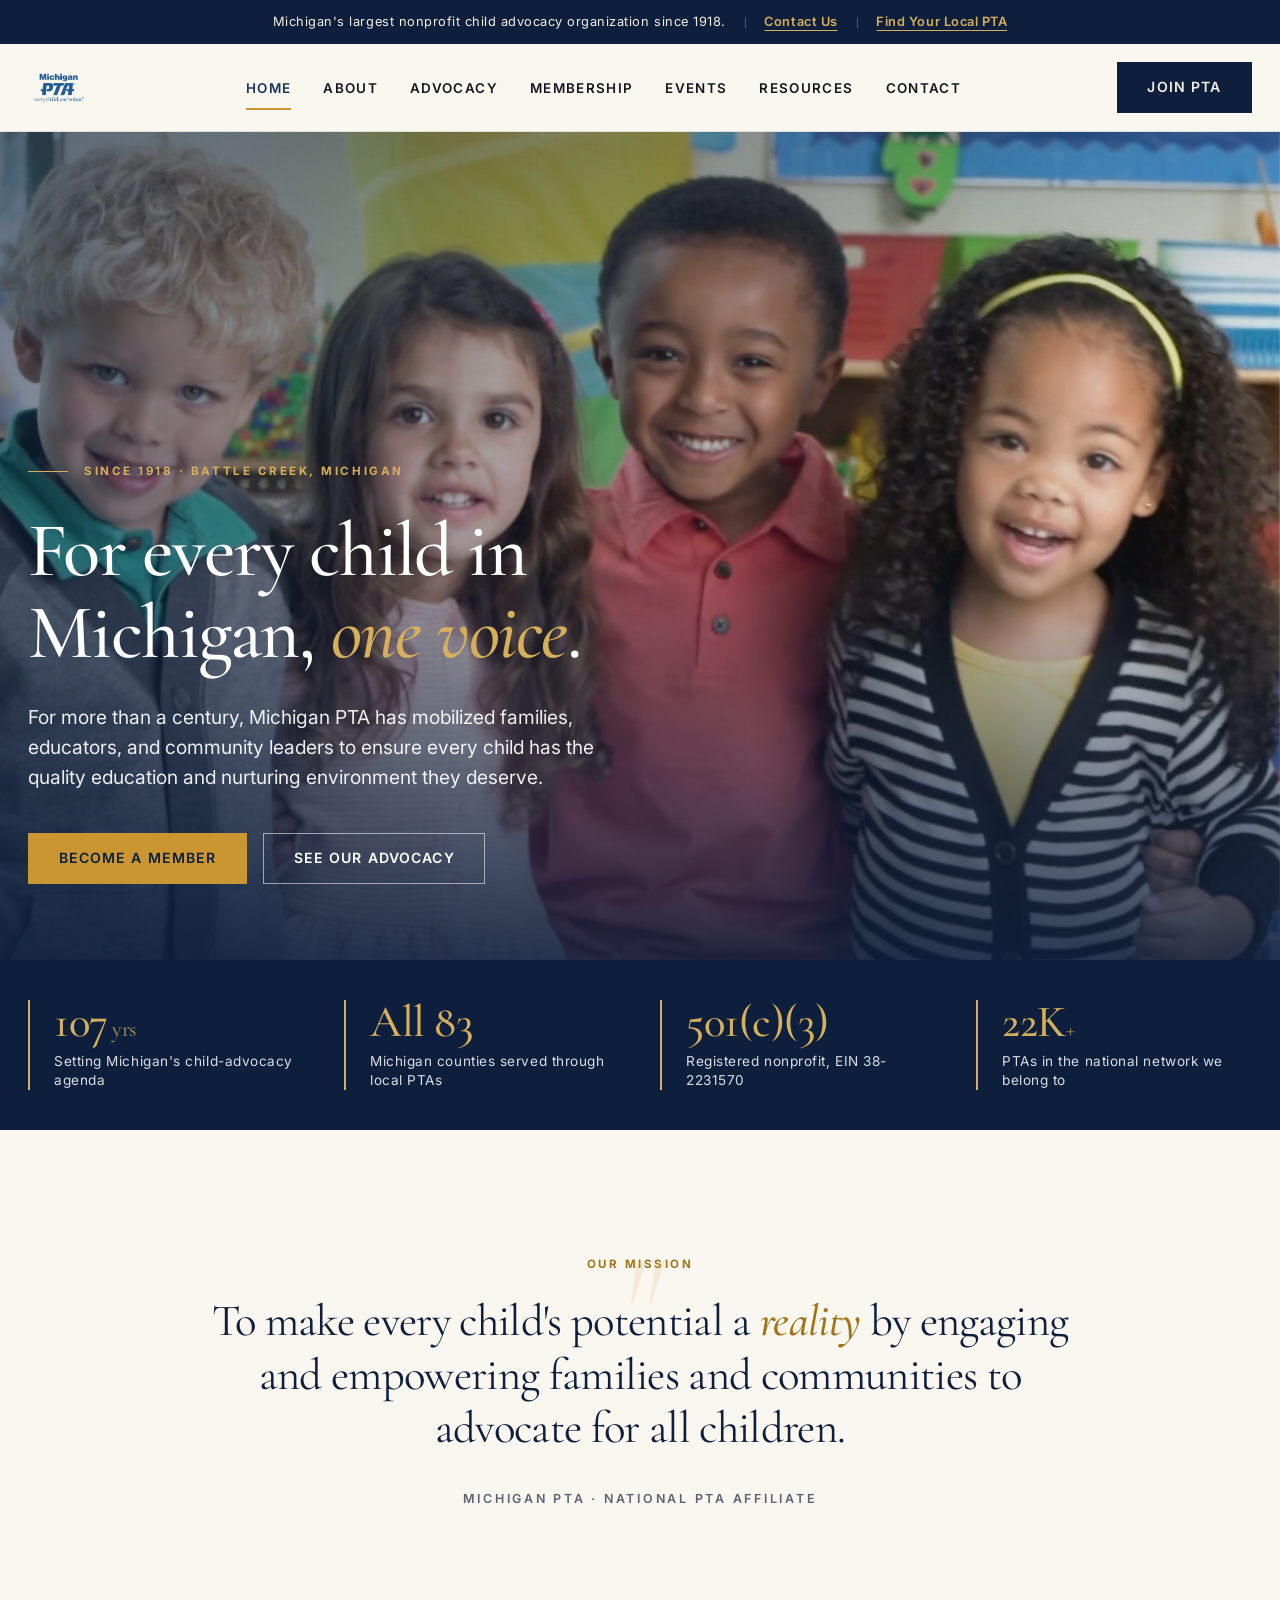
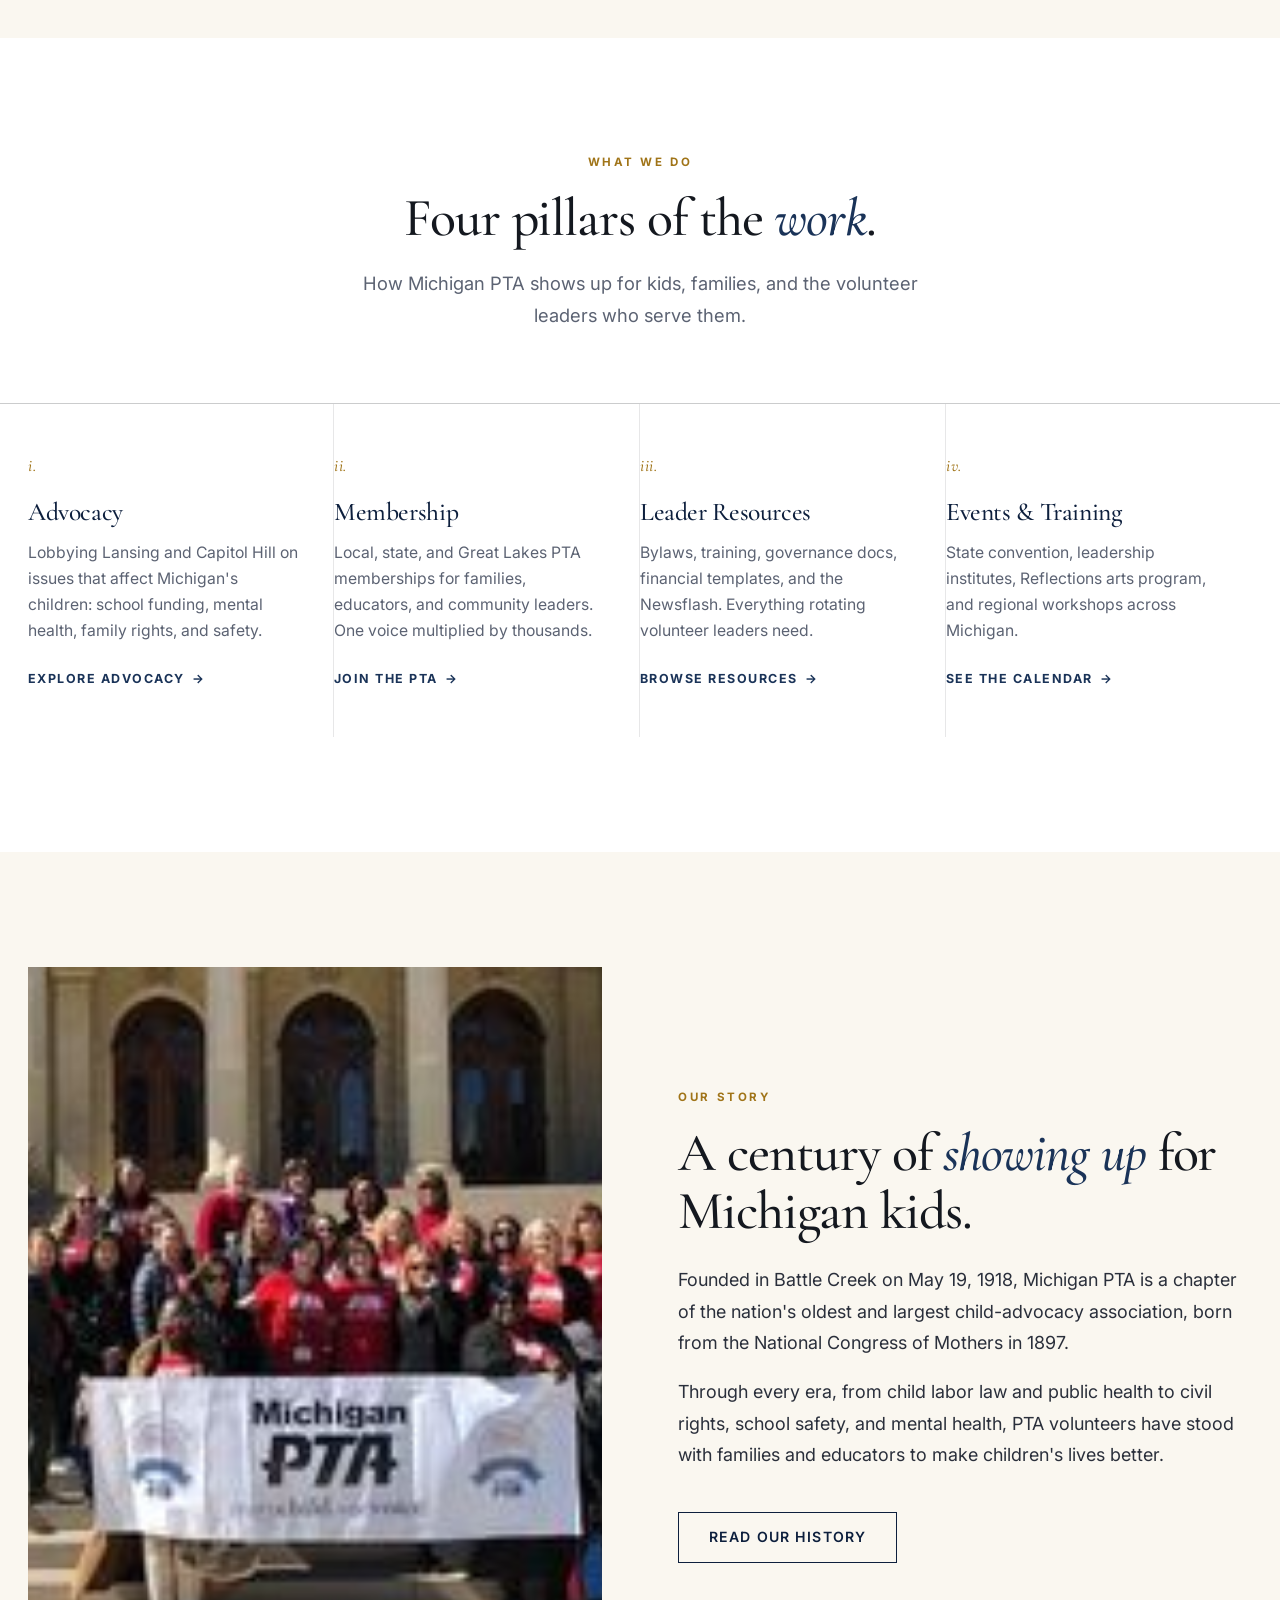
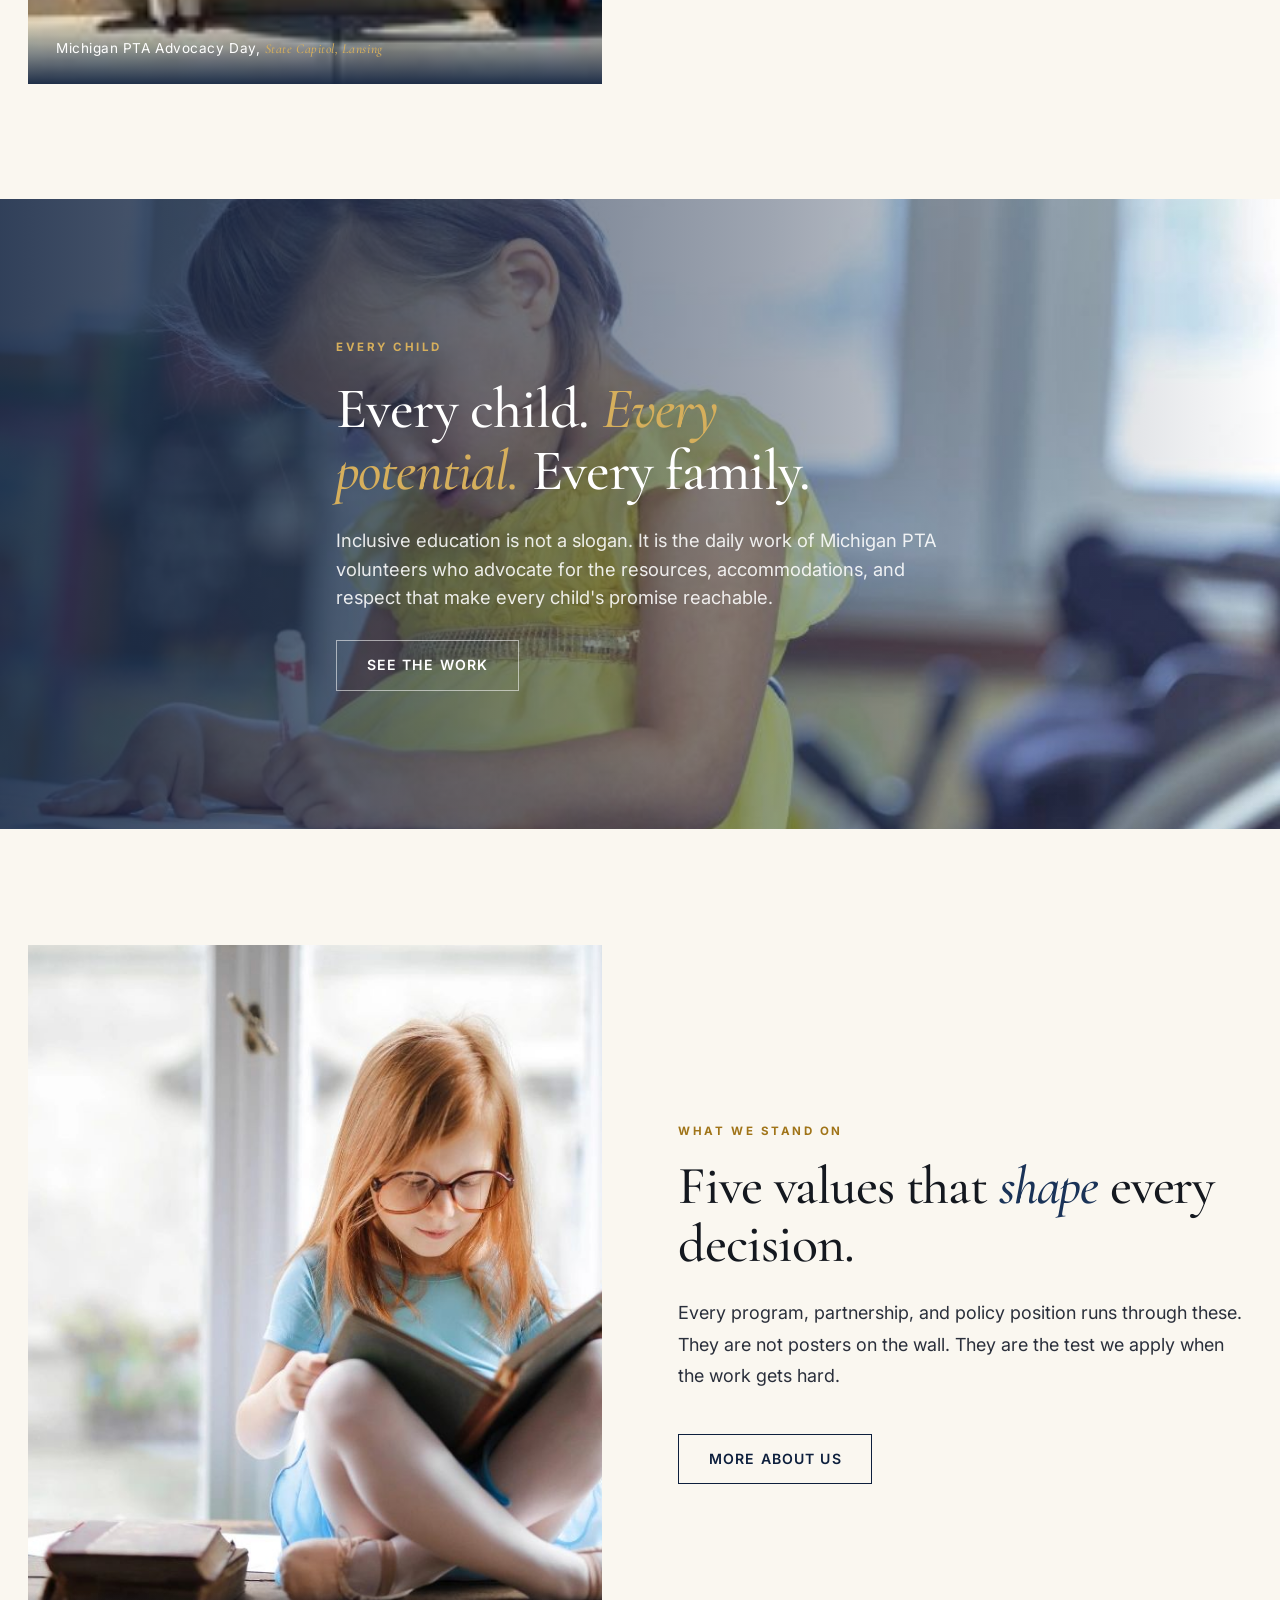
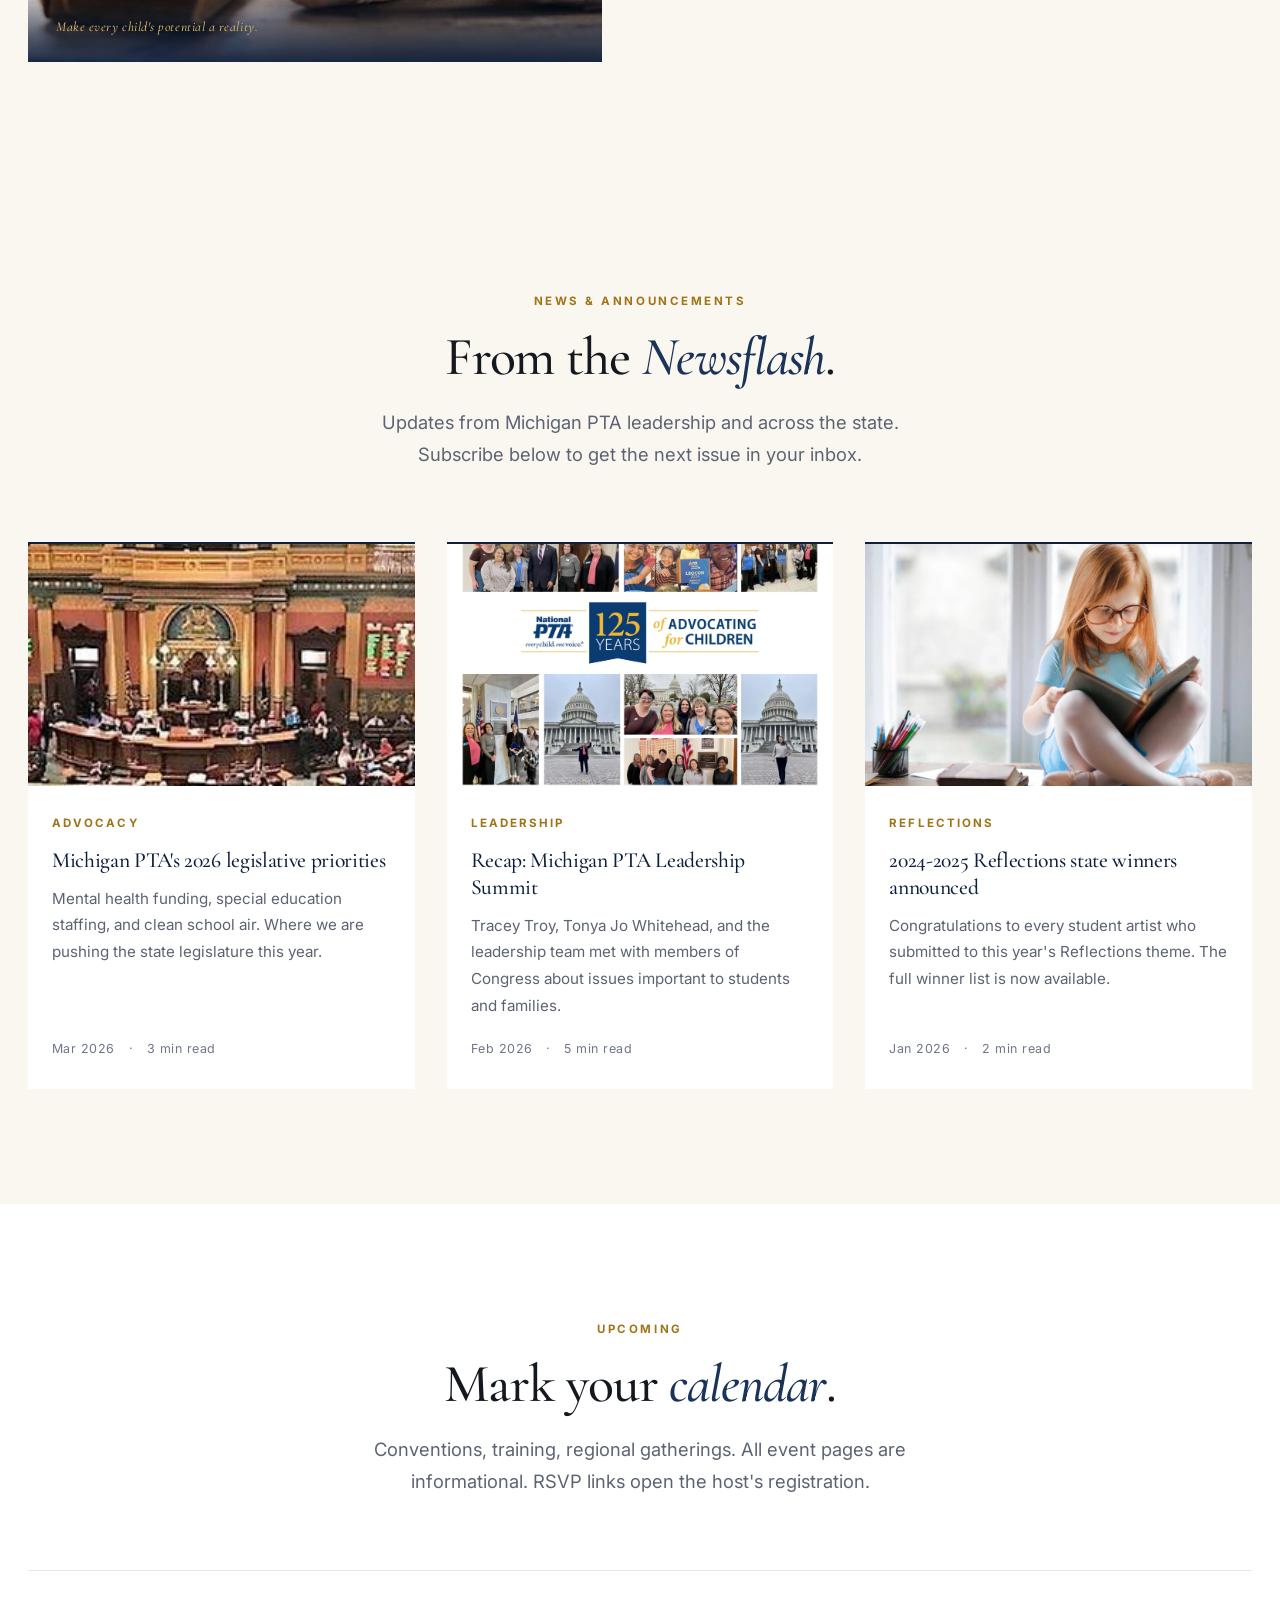
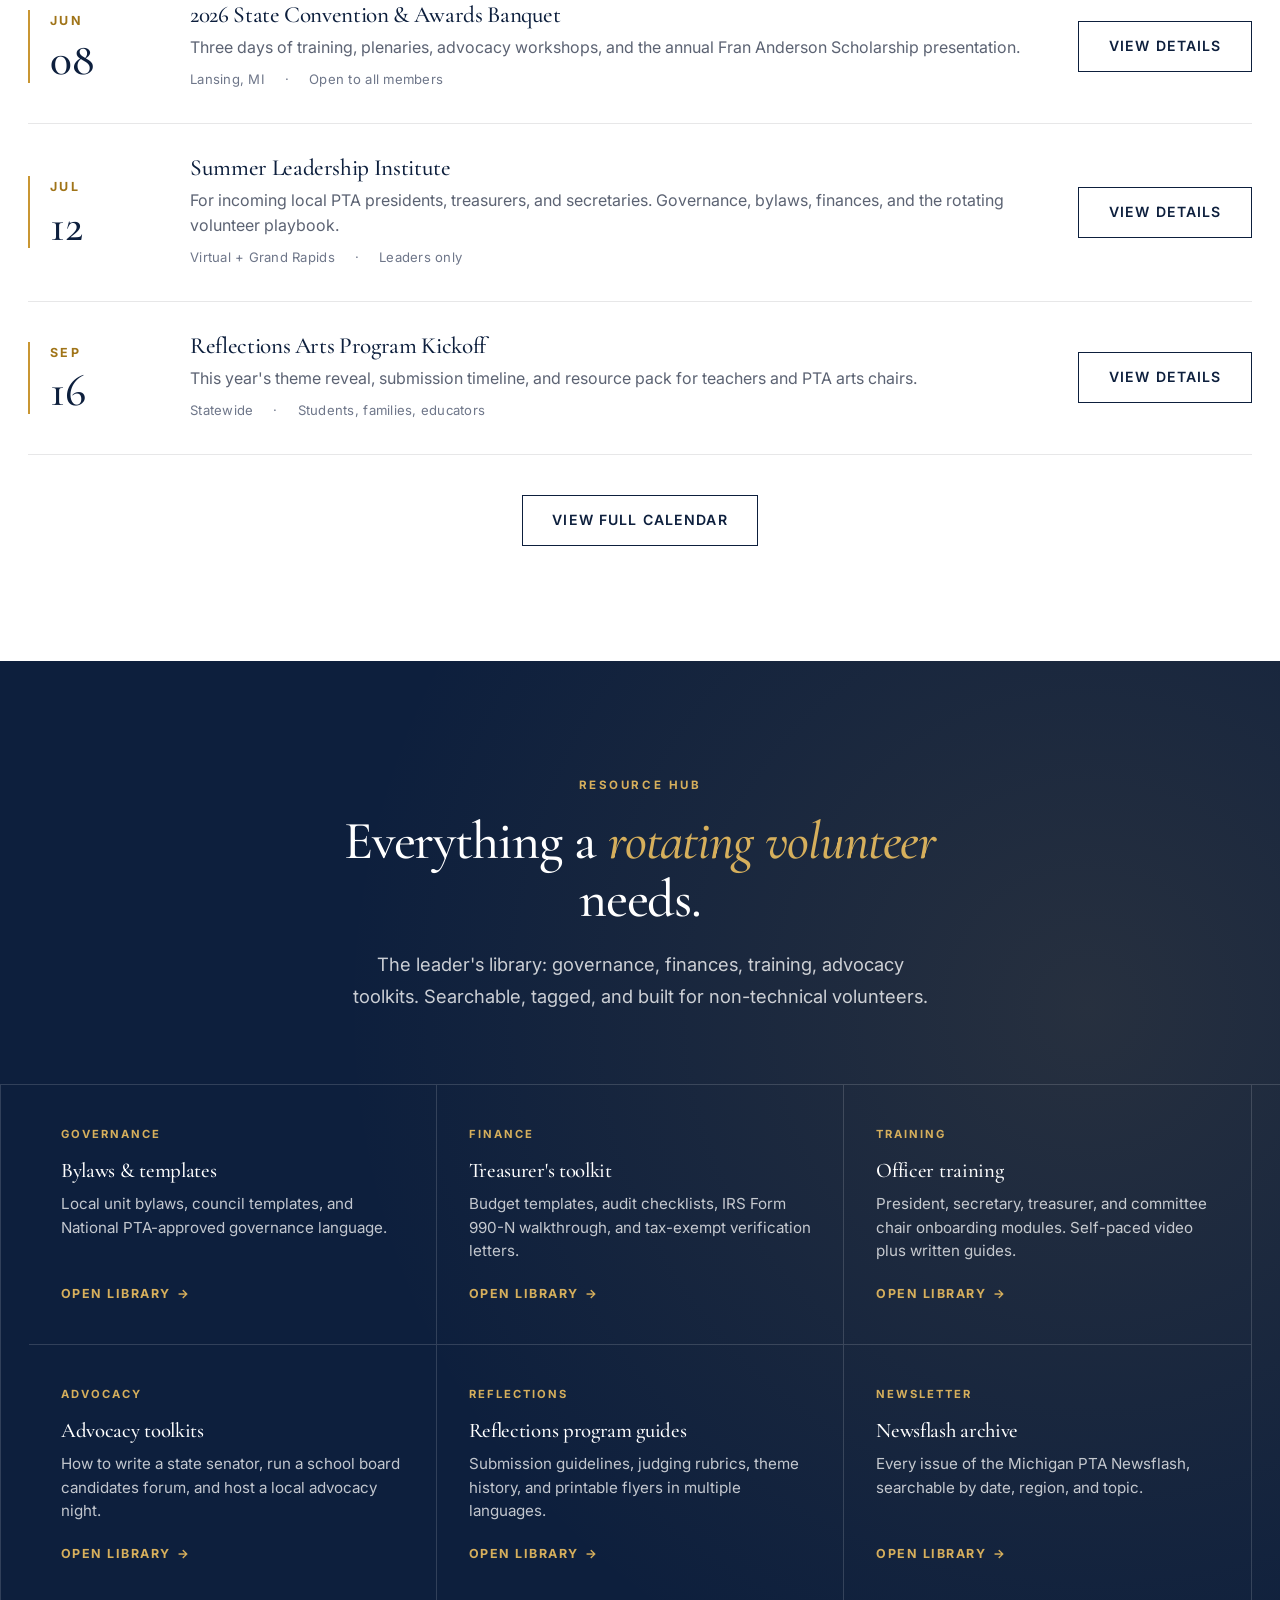
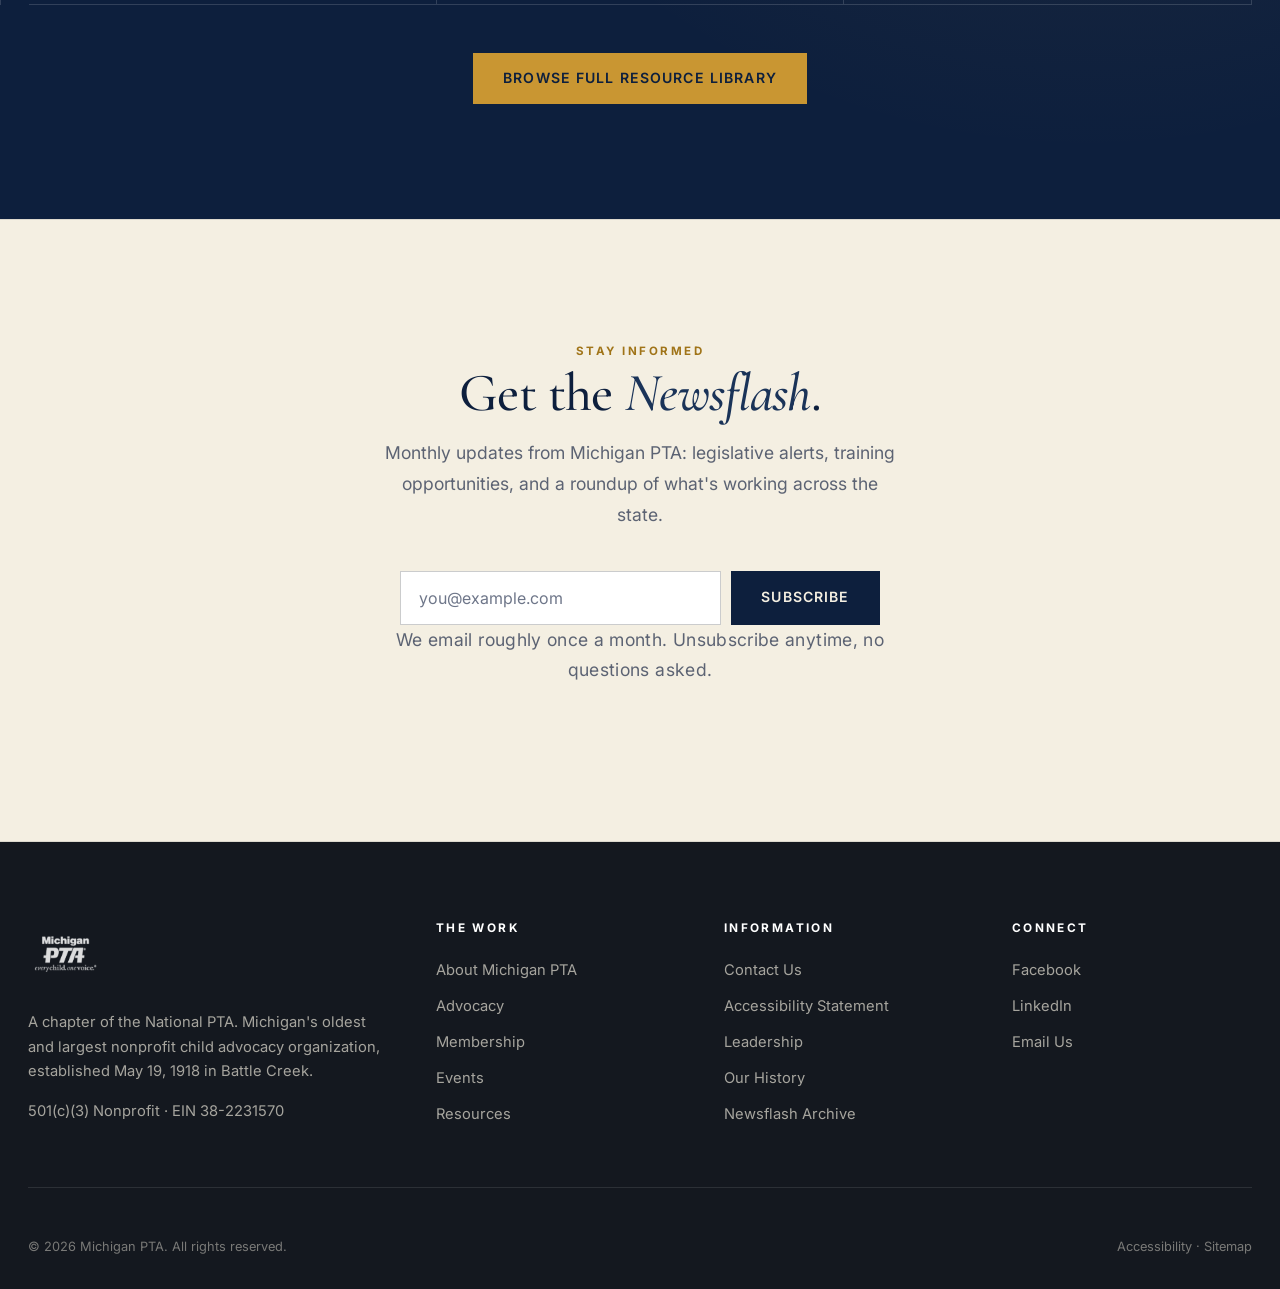
<file: index.html>
<!DOCTYPE html>
<html lang="en">
<head>
<meta charset="UTF-8" />
<meta name="viewport" content="width=device-width, initial-scale=1, viewport-fit=cover" />
<meta name="theme-color" content="#0D1F3D" />
<title>Michigan PTA | Every Child. One Voice. | Michigan's Largest Child Advocacy Nonprofit Since 1918</title>
<meta name="description" content="Michigan PTA mobilizes school, home, and community to ensure quality education and a nurturing environment for every child. Membership, advocacy, resources, and events for PTA leaders and families across Michigan." />
<meta name="robots" content="index, follow" />
<link rel="canonical" href="https://michigan-pta-preview.vercel.app/" />

<meta property="og:type" content="website" />
<meta property="og:site_name" content="Michigan PTA" />
<meta property="og:title" content="Michigan PTA | Every Child. One Voice." />
<meta property="og:description" content="Michigan's largest nonprofit child advocacy organization. Membership, advocacy, resources, and events for PTA leaders and families across Michigan." />
<meta property="og:url" content="https://michigan-pta-preview.vercel.app/" />
<meta property="og:image" content="https://michigan-pta-preview.vercel.app/img/hero-kids.jpg" />
<meta property="og:image:width" content="1920" />
<meta property="og:image:height" content="1080" />
<meta property="og:image:alt" content="Four children of diverse backgrounds smiling together in a classroom." />
<meta name="twitter:card" content="summary_large_image" />
<meta name="twitter:title" content="Michigan PTA | Every Child. One Voice." />
<meta name="twitter:description" content="Michigan's largest nonprofit child advocacy organization since 1918." />
<meta name="twitter:image" content="https://michigan-pta-preview.vercel.app/img/hero-kids.jpg" />

<link rel="manifest" href="/manifest.json" />
<link rel="icon" type="image/png" href="/img/logo-mark.png" />
<link rel="apple-touch-icon" href="/img/logo-mark.png" />

<link rel="preconnect" href="https://fonts.googleapis.com" />
<link rel="preconnect" href="https://fonts.gstatic.com" crossorigin />
<link rel="stylesheet" href="https://fonts.googleapis.com/css2?family=Cormorant+Garamond:ital,wght@0,400;0,500;0,600;0,700;1,400;1,500;1,600&family=Lora:ital,wght@0,400;0,500;0,600;0,700&family=Inter:wght@400;500;600;700&display=swap" />
<link rel="stylesheet" href="/css/style.css" />

<script type="application/ld+json">
{
  "@context": "https://schema.org",
  "@type": "NGO",
  "name": "Michigan PTA",
  "alternateName": "Michigan Parent Teacher Association",
  "url": "https://michigan-pta-preview.vercel.app/",
  "logo": "https://michigan-pta-preview.vercel.app/img/logo-mark.png",
  "description": "Michigan PTA mobilizes school, home, and community to ensure quality education and a nurturing environment for every child. Founded in Battle Creek, Michigan, May 19, 1918.",
  "foundingDate": "1918-05-19",
  "foundingLocation": "Battle Creek, Michigan, USA",
  "areaServed": "Michigan",
  "nonprofitStatus": "Nonprofit501c3",
  "taxID": "38-2231570",
  "sameAs": [
    "https://www.facebook.com/everychildonevoice/",
    "https://www.linkedin.com/company/michigan-pta",
    "https://michiganpta.org/"
  ],
  "contactPoint": {
    "@type": "ContactPoint",
    "contactType": "general inquiries",
    "email": "info@michiganpta.org",
    "availableLanguage": ["English"]
  }
}
</script>
</head>
<body>

<a class="skip-link" href="#main">Skip to main content</a>

<div class="util" role="region" aria-label="Site utility bar">
  Michigan's largest nonprofit child advocacy organization since 1918.
  <span class="util-sep hide-sm" aria-hidden="true"></span>
  <a class="hide-sm" href="/contact/">Contact Us</a>
  <span class="util-sep" aria-hidden="true"></span>
  <a href="/about/#find-local-pta">Find Your Local PTA</a>
</div>

<header class="header" id="header">
  <div class="header-inner">
    <a href="/" class="brand" aria-label="Michigan PTA home">
      <span class="brand-mark"><img src="/img/logo-mark.png" alt="Michigan PTA. Every child. One voice." /></span>
    </a>
    <nav aria-label="Primary">
      <ul class="nav-links">
        <li><a href="/" aria-current="page">Home</a></li>
        <li><a href="/about/">About</a></li>
        <li><a href="/advocacy/">Advocacy</a></li>
        <li><a href="/membership/">Membership</a></li>
        <li><a href="/events/">Events</a></li>
        <li><a href="/resources/">Resources</a></li>
        <li><a href="/contact/">Contact</a></li>
      </ul>
    </nav>
    <div class="header-cta">
      <a href="/membership/" class="btn btn-primary">Join PTA</a>
    </div>
    <button class="nav-toggle" type="button" aria-expanded="false" aria-controls="header" aria-label="Toggle navigation menu">
      <span aria-hidden="true">☰</span> Menu
    </button>
  </div>
</header>

<main id="main">
  <section class="hero" aria-labelledby="hero-heading">
    <div class="hero-bg">
      <img src="/img/hero-kids.jpg" alt="Four children of diverse backgrounds, smiling together in a Michigan classroom." />
    </div>
    <div class="hero-content">
      <span class="eyebrow">Since 1918 · Battle Creek, Michigan</span>
      <h1 id="hero-heading">For every child in Michigan, <em>one voice</em>.</h1>
      <p class="hero-lede">For more than a century, Michigan PTA has mobilized families, educators, and community leaders to ensure every child has the quality education and nurturing environment they deserve.</p>
      <div class="hero-ctas">
        <a href="/membership/" class="btn btn-gold">Become a Member</a>
        <a href="/advocacy/" class="btn btn-light">See Our Advocacy</a>
      </div>
    </div>
  </section>

  <section class="stat-band" aria-label="Michigan PTA at a glance">
    <div class="stat-band-grid">
      <div class="stat">
        <div class="stat-num">107<span style="font-size: 0.5em; opacity: 0.7;"> yrs</span></div>
        <div class="stat-label">Setting Michigan's child-advocacy agenda</div>
      </div>
      <div class="stat">
        <div class="stat-num">All 83</div>
        <div class="stat-label">Michigan counties served through local PTAs</div>
      </div>
      <div class="stat">
        <div class="stat-num">501(c)(3)</div>
        <div class="stat-label">Registered nonprofit, EIN 38-2231570</div>
      </div>
      <div class="stat">
        <div class="stat-num">22K<span style="font-size: 0.5em; opacity: 0.7;">+</span></div>
        <div class="stat-label">PTAs in the national network we belong to</div>
      </div>
    </div>
  </section>

  <section class="mission" aria-labelledby="mission-heading">
    <div class="mission-inner">
      <h2 id="mission-heading" class="eyebrow">Our mission</h2>
      <p class="mission-quote">To make every child's potential a <em>reality</em> by engaging and empowering families and communities to advocate for all children.</p>
      <p class="mission-attr">Michigan PTA · National PTA Affiliate</p>
    </div>
  </section>

  <section class="pillars" aria-labelledby="pillars-heading">
    <div class="section-head">
      <span class="eyebrow">What we do</span>
      <h2 id="pillars-heading">Four pillars of the <em>work</em>.</h2>
      <p>How Michigan PTA shows up for kids, families, and the volunteer leaders who serve them.</p>
    </div>
    <div class="pillars-grid">
      <a href="/advocacy/" class="pillar reveal">
        <div class="pillar-num">i.</div>
        <h3>Advocacy</h3>
        <p>Lobbying Lansing and Capitol Hill on issues that affect Michigan's children: school funding, mental health, family rights, and safety.</p>
        <span class="pillar-link">Explore advocacy</span>
      </a>
      <a href="/membership/" class="pillar reveal reveal-d1">
        <div class="pillar-num">ii.</div>
        <h3>Membership</h3>
        <p>Local, state, and Great Lakes PTA memberships for families, educators, and community leaders. One voice multiplied by thousands.</p>
        <span class="pillar-link">Join the PTA</span>
      </a>
      <a href="/resources/" class="pillar reveal reveal-d2">
        <div class="pillar-num">iii.</div>
        <h3>Leader Resources</h3>
        <p>Bylaws, training, governance docs, financial templates, and the Newsflash. Everything rotating volunteer leaders need.</p>
        <span class="pillar-link">Browse resources</span>
      </a>
      <a href="/events/" class="pillar reveal reveal-d3">
        <div class="pillar-num">iv.</div>
        <h3>Events &amp; Training</h3>
        <p>State convention, leadership institutes, Reflections arts program, and regional workshops across Michigan.</p>
        <span class="pillar-link">See the calendar</span>
      </a>
    </div>
  </section>

  <section class="split" aria-labelledby="story-heading">
    <div class="split-grid">
      <div class="split-media reveal">
        <img src="/img/advocacy-day-capitol.jpg" alt="Michigan PTA members standing on the Michigan State Capitol steps holding the Michigan PTA banner." />
        <div class="split-media-caption">Michigan PTA Advocacy Day, <span class="em-serif">State Capitol, Lansing</span></div>
      </div>
      <div class="split-text reveal reveal-d1">
        <span class="eyebrow">Our story</span>
        <h2>A century of <em>showing up</em> for Michigan kids.</h2>
        <p>Founded in Battle Creek on May 19, 1918, Michigan PTA is a chapter of the nation's oldest and largest child-advocacy association, born from the National Congress of Mothers in 1897.</p>
        <p>Through every era, from child labor law and public health to civil rights, school safety, and mental health, PTA volunteers have stood with families and educators to make children's lives better.</p>
        <a href="/about/" class="btn btn-outline">Read our history</a>
      </div>
    </div>
  </section>

  <section class="image-moment" aria-labelledby="moment-heading">
    <div class="image-moment-bg">
      <img src="/img/girl-drawing.png" alt="A young girl with Down syndrome focused on drawing at a classroom desk, with her wheelchair beside her." />
    </div>
    <div class="image-moment-content">
      <div class="inner">
        <span class="eyebrow">Every child</span>
        <h2 id="moment-heading">Every child. <em>Every potential.</em> Every family.</h2>
        <p>Inclusive education is not a slogan. It is the daily work of Michigan PTA volunteers who advocate for the resources, accommodations, and respect that make every child's promise reachable.</p>
        <a href="/advocacy/" class="btn btn-light">See the work</a>
      </div>
    </div>
  </section>

  <section class="split split-flip" aria-labelledby="values-heading">
    <div class="split-grid">
      <div class="split-text reveal">
        <span class="eyebrow">What we stand on</span>
        <h2 id="values-heading">Five values that <em>shape</em> every decision.</h2>
        <p>Every program, partnership, and policy position runs through these. They are not posters on the wall. They are the test we apply when the work gets hard.</p>
        <a href="/about/" class="btn btn-outline">More about us</a>
      </div>
      <div class="split-media reveal reveal-d1" style="aspect-ratio: 4/5;">
        <img src="/img/girl-reading.png" alt="A young girl with red hair sitting cross-legged on a windowsill, deeply absorbed in a book." />
        <div class="split-media-caption"><span class="em-serif">Make every child's potential a reality.</span></div>
      </div>
    </div>
  </section>

  <section class="cards" aria-labelledby="news-heading">
    <div class="section-head">
      <span class="eyebrow">News &amp; Announcements</span>
      <h2 id="news-heading">From the <em>Newsflash</em>.</h2>
      <p>Updates from Michigan PTA leadership and across the state. Subscribe below to get the next issue in your inbox.</p>
    </div>
    <div class="cards-grid">
      <a href="/news/legislative-priorities-2026/" class="card reveal">
        <div class="card-img"><img src="/img/state-house.jpg" alt="Interior of the Michigan State House chamber." /></div>
        <div class="card-body">
          <span class="card-tag">Advocacy</span>
          <h3>Michigan PTA's 2026 legislative priorities</h3>
          <p>Mental health funding, special education staffing, and clean school air. Where we are pushing the state legislature this year.</p>
          <div class="card-meta"><span>Mar 2026</span><span aria-hidden="true">·</span><span>3 min read</span></div>
        </div>
      </a>
      <a href="/news/leadership-summit-recap/" class="card reveal reveal-d1">
        <div class="card-img"><img src="/img/advocacy-collage.png" alt="A collage of Michigan PTA leaders meeting with members of Congress." /></div>
        <div class="card-body">
          <span class="card-tag">Leadership</span>
          <h3>Recap: Michigan PTA Leadership Summit</h3>
          <p>Tracey Troy, Tonya Jo Whitehead, and the leadership team met with members of Congress about issues important to students and families.</p>
          <div class="card-meta"><span>Feb 2026</span><span aria-hidden="true">·</span><span>5 min read</span></div>
        </div>
      </a>
      <a href="/news/reflections-state-winners/" class="card reveal reveal-d2">
        <div class="card-img"><img src="/img/girl-reading.png" alt="A young girl reading by a window." /></div>
        <div class="card-body">
          <span class="card-tag">Reflections</span>
          <h3>2024-2025 Reflections state winners announced</h3>
          <p>Congratulations to every student artist who submitted to this year's Reflections theme. The full winner list is now available.</p>
          <div class="card-meta"><span>Jan 2026</span><span aria-hidden="true">·</span><span>2 min read</span></div>
        </div>
      </a>
    </div>
  </section>

  <section class="events-list" aria-labelledby="events-heading">
    <div class="section-head">
      <span class="eyebrow">Upcoming</span>
      <h2 id="events-heading">Mark your <em>calendar</em>.</h2>
      <p>Conventions, training, regional gatherings. All event pages are informational. RSVP links open the host's registration.</p>
    </div>
    <div class="container">
      <article class="event-row reveal">
        <div class="event-date" aria-label="June 8, 2026"><span class="month">Jun</span><span class="day">08</span></div>
        <div class="event-body">
          <h3>2026 State Convention &amp; Awards Banquet</h3>
          <p>Three days of training, plenaries, advocacy workshops, and the annual Fran Anderson Scholarship presentation.</p>
          <div class="event-meta"><span>Lansing, MI</span><span aria-hidden="true">·</span><span>Open to all members</span></div>
        </div>
        <a href="/events/state-convention-2026/" class="btn btn-outline" aria-label="View 2026 State Convention details">View Details</a>
      </article>
      <article class="event-row reveal">
        <div class="event-date" aria-label="July 12, 2026"><span class="month">Jul</span><span class="day">12</span></div>
        <div class="event-body">
          <h3>Summer Leadership Institute</h3>
          <p>For incoming local PTA presidents, treasurers, and secretaries. Governance, bylaws, finances, and the rotating volunteer playbook.</p>
          <div class="event-meta"><span>Virtual + Grand Rapids</span><span aria-hidden="true">·</span><span>Leaders only</span></div>
        </div>
        <a href="/events/summer-leadership-institute/" class="btn btn-outline" aria-label="View Summer Leadership Institute details">View Details</a>
      </article>
      <article class="event-row reveal">
        <div class="event-date" aria-label="September 16, 2026"><span class="month">Sep</span><span class="day">16</span></div>
        <div class="event-body">
          <h3>Reflections Arts Program Kickoff</h3>
          <p>This year's theme reveal, submission timeline, and resource pack for teachers and PTA arts chairs.</p>
          <div class="event-meta"><span>Statewide</span><span aria-hidden="true">·</span><span>Students, families, educators</span></div>
        </div>
        <a href="/events/reflections-kickoff/" class="btn btn-outline" aria-label="View Reflections Arts Program kickoff details">View Details</a>
      </article>
      <div style="text-align: center; margin-top: 2.5rem;">
        <a href="/events/" class="btn btn-outline">View Full Calendar</a>
      </div>
    </div>
  </section>

  <section class="resources" aria-labelledby="resources-heading">
    <div class="section-head">
      <span class="eyebrow">Resource Hub</span>
      <h2 id="resources-heading">Everything a <em>rotating volunteer</em> needs.</h2>
      <p>The leader's library: governance, finances, training, advocacy toolkits. Searchable, tagged, and built for non-technical volunteers.</p>
    </div>
    <div class="resources-grid">
      <a href="/resources/bylaws-templates/" class="resource-card">
        <span class="resource-card-tag">Governance</span>
        <h3>Bylaws &amp; templates</h3>
        <p>Local unit bylaws, council templates, and National PTA-approved governance language.</p>
        <span class="resource-card-link">Open library</span>
      </a>
      <a href="/resources/finance/" class="resource-card">
        <span class="resource-card-tag">Finance</span>
        <h3>Treasurer's toolkit</h3>
        <p>Budget templates, audit checklists, IRS Form 990-N walkthrough, and tax-exempt verification letters.</p>
        <span class="resource-card-link">Open library</span>
      </a>
      <a href="/resources/training/" class="resource-card">
        <span class="resource-card-tag">Training</span>
        <h3>Officer training</h3>
        <p>President, secretary, treasurer, and committee chair onboarding modules. Self-paced video plus written guides.</p>
        <span class="resource-card-link">Open library</span>
      </a>
      <a href="/resources/advocacy-toolkits/" class="resource-card">
        <span class="resource-card-tag">Advocacy</span>
        <h3>Advocacy toolkits</h3>
        <p>How to write a state senator, run a school board candidates forum, and host a local advocacy night.</p>
        <span class="resource-card-link">Open library</span>
      </a>
      <a href="/resources/reflections/" class="resource-card">
        <span class="resource-card-tag">Reflections</span>
        <h3>Reflections program guides</h3>
        <p>Submission guidelines, judging rubrics, theme history, and printable flyers in multiple languages.</p>
        <span class="resource-card-link">Open library</span>
      </a>
      <a href="/resources/newsflash/" class="resource-card">
        <span class="resource-card-tag">Newsletter</span>
        <h3>Newsflash archive</h3>
        <p>Every issue of the Michigan PTA Newsflash, searchable by date, region, and topic.</p>
        <span class="resource-card-link">Open library</span>
      </a>
    </div>
    <div class="resources-cta">
      <a href="/resources/" class="btn btn-gold">Browse Full Resource Library</a>
    </div>
  </section>

  <section class="cta-strip" aria-labelledby="newsletter-heading">
    <div class="cta-inner">
      <span class="eyebrow">Stay informed</span>
      <h2 id="newsletter-heading">Get the <em>Newsflash</em>.</h2>
      <p>Monthly updates from Michigan PTA: legislative alerts, training opportunities, and a roundup of what's working across the state.</p>
      <form class="cta-form" id="newsletterForm" novalidate>
        <label for="newsletter-email" class="sr-only">Email address</label>
        <input id="newsletter-email" name="email" type="email" placeholder="you@example.com" required autocomplete="email" inputmode="email" aria-describedby="newsletter-help" />
        <button type="submit" class="btn btn-primary">Subscribe</button>
      </form>
      <p id="newsletter-help" class="cta-fine">We email roughly once a month. Unsubscribe anytime, no questions asked.</p>
    </div>
  </section>
</main>

<footer class="footer" role="contentinfo">
  <div class="footer-inner">
    <div class="footer-grid">
      <div>
        <img src="/img/logo-mark.png" alt="Michigan PTA" class="footer-brand-mark" />
        <p>A chapter of the National PTA. Michigan's oldest and largest nonprofit child advocacy organization, established May 19, 1918 in Battle Creek.</p>
        <p style="margin-top: 1rem;">501(c)(3) Nonprofit · EIN 38-2231570</p>
      </div>
      <div>
        <h2>The Work</h2>
        <ul>
          <li><a href="/about/">About Michigan PTA</a></li>
          <li><a href="/advocacy/">Advocacy</a></li>
          <li><a href="/membership/">Membership</a></li>
          <li><a href="/events/">Events</a></li>
          <li><a href="/resources/">Resources</a></li>
        </ul>
      </div>
      <div>
        <h2>Information</h2>
        <ul>
          <li><a href="/contact/">Contact Us</a></li>
          <li><a href="/accessibility/">Accessibility Statement</a></li>
          <li><a href="/about/#leadership">Leadership</a></li>
          <li><a href="/about/#our-history">Our History</a></li>
          <li><a href="/resources/newsflash/">Newsflash Archive</a></li>
        </ul>
      </div>
      <div>
        <h2>Connect</h2>
        <ul>
          <li><a href="https://www.facebook.com/everychildonevoice/" rel="noopener noreferrer external">Facebook</a></li>
          <li><a href="https://www.linkedin.com/company/michigan-pta" rel="noopener noreferrer external">LinkedIn</a></li>
          <li><a href="mailto:info@michiganpta.org?subject=Michigan%20PTA%20website%20inquiry">Email Us</a></li>
        </ul>
      </div>
    </div>
    <div class="footer-bottom">
      <div>&copy; 2026 Michigan PTA. All rights reserved.</div>
      <div>
        <a href="/accessibility/">Accessibility</a>
        <span aria-hidden="true"> · </span>
        <a href="/sitemap.xml">Sitemap</a>
      </div>
    </div>
  </div>
</footer>

<script>
(function() {
  var header = document.getElementById('header');
  var toggle = header.querySelector('.nav-toggle');
  if (toggle) {
    toggle.addEventListener('click', function() {
      var open = header.classList.toggle('open');
      toggle.setAttribute('aria-expanded', open ? 'true' : 'false');
    });
    header.querySelectorAll('.nav-links a').forEach(function(a) {
      a.addEventListener('click', function() { header.classList.remove('open'); toggle.setAttribute('aria-expanded', 'false'); });
    });
  }

  if ('IntersectionObserver' in window) {
    var io = new IntersectionObserver(function(entries) {
      entries.forEach(function(entry) {
        if (entry.isIntersecting) { entry.target.classList.add('in-view'); io.unobserve(entry.target); }
      });
    }, { threshold: 0.12, rootMargin: '0px 0px -60px 0px' });
    document.querySelectorAll('.reveal').forEach(function(el) { io.observe(el); });
  } else {
    document.querySelectorAll('.reveal').forEach(function(el) { el.classList.add('in-view'); });
  }

  var form = document.getElementById('newsletterForm');
  if (form) {
    form.addEventListener('submit', function(e) {
      e.preventDefault();
      var email = form.querySelector('input[type="email"]');
      if (!email.checkValidity()) {
        email.setAttribute('aria-invalid', 'true');
        email.focus();
        return;
      }
      email.removeAttribute('aria-invalid');
      var btn = form.querySelector('button[type="submit"]');
      btn.disabled = true;
      btn.textContent = 'Subscribing…';
      setTimeout(function() {
        btn.textContent = 'Subscribed ✓';
        form.reset();
        var live = document.createElement('p');
        live.setAttribute('role', 'status');
        live.style.cssText = 'color: var(--green); font-weight: 600; margin-top: 1rem;';
        live.textContent = 'Thanks. Confirmation email is on the way.';
        form.parentNode.insertBefore(live, form.nextSibling);
        setTimeout(function() { btn.disabled = false; btn.textContent = 'Subscribe'; }, 4000);
      }, 700);
    });
  }
})();
</script>

</body>
</html>
</file>
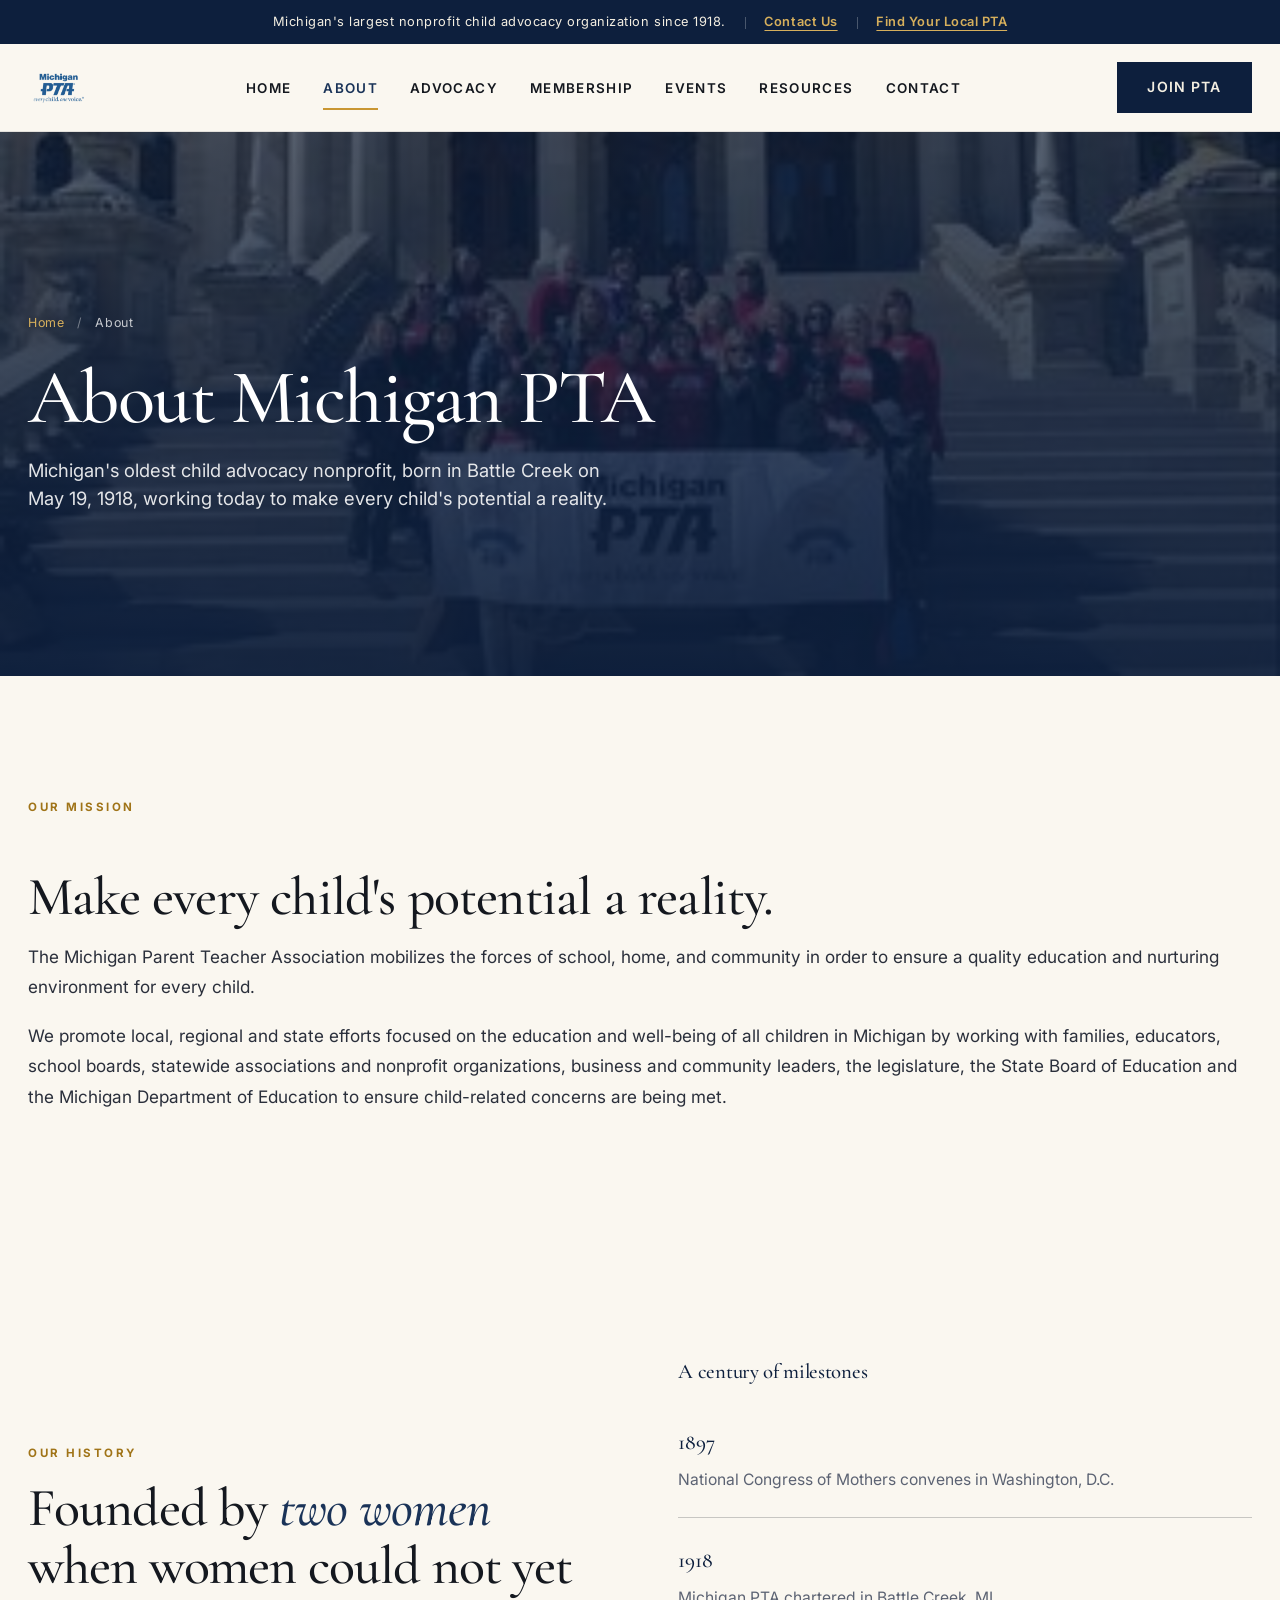
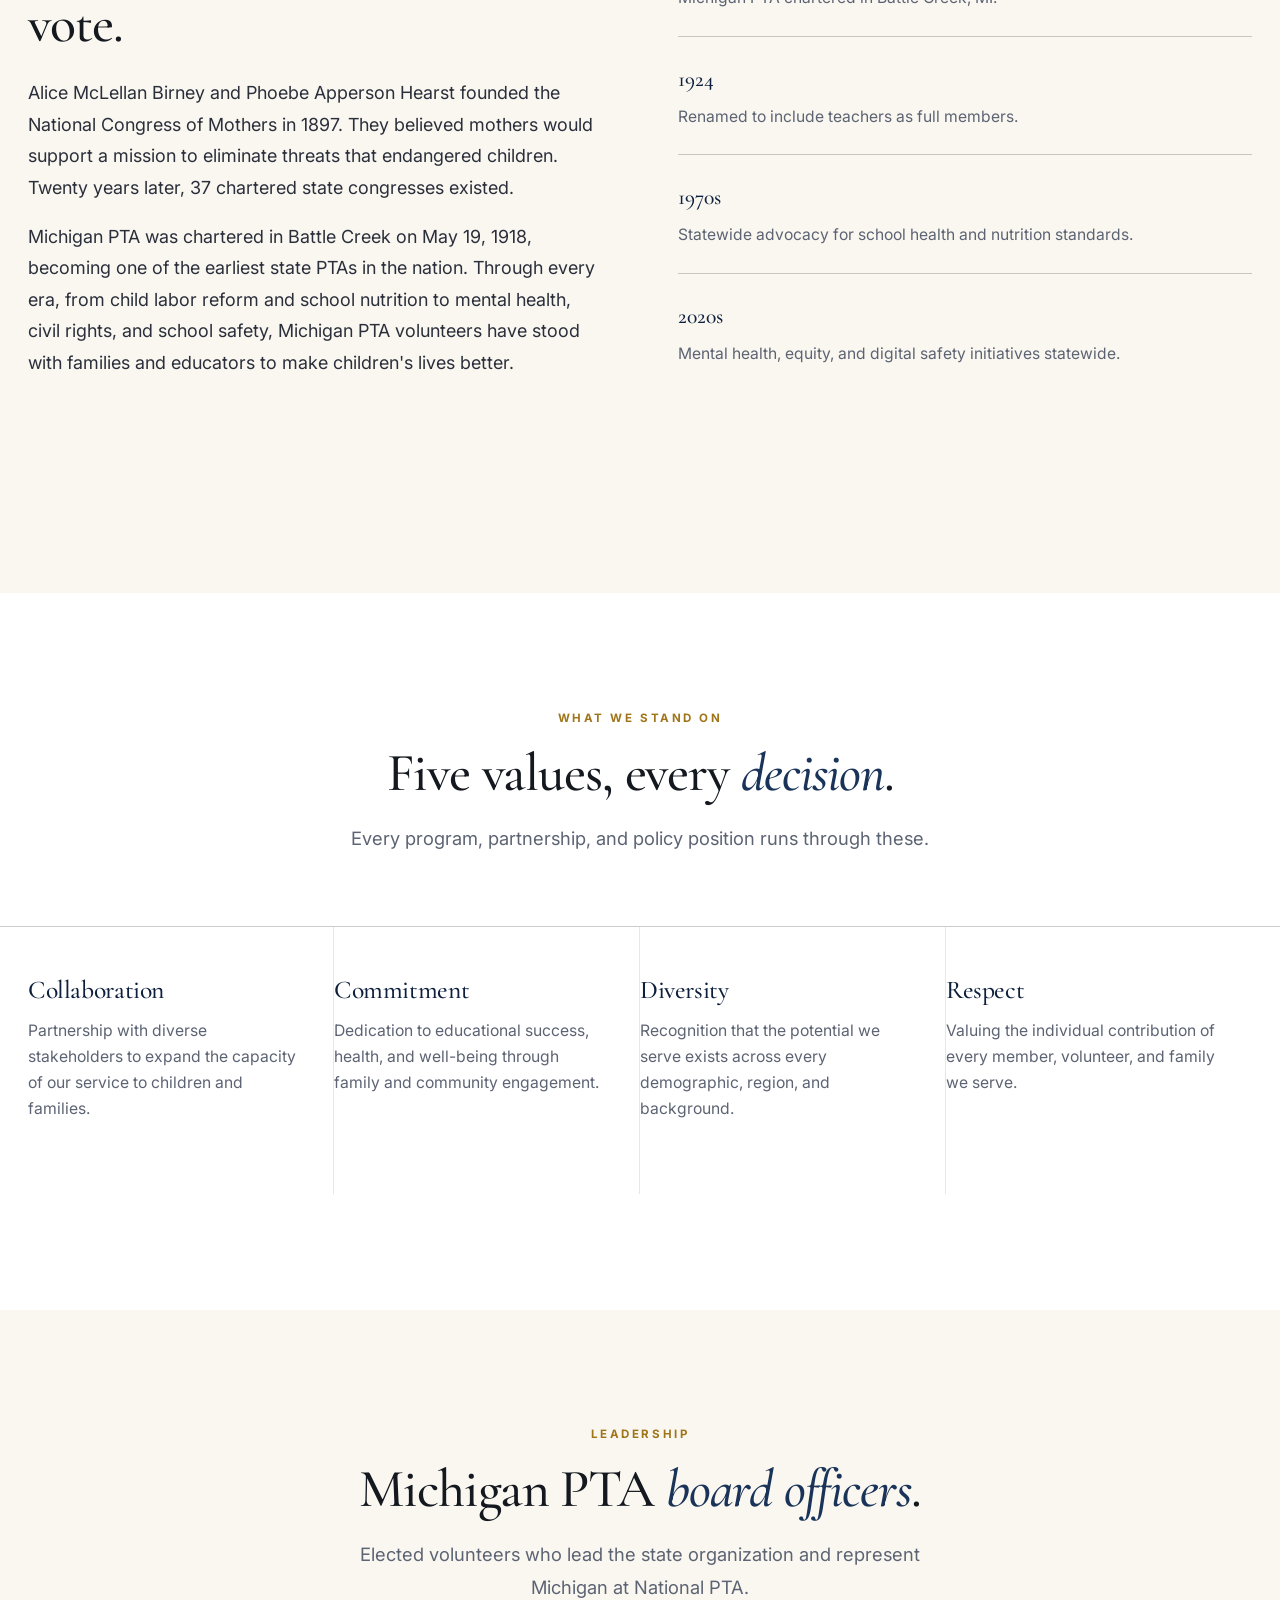
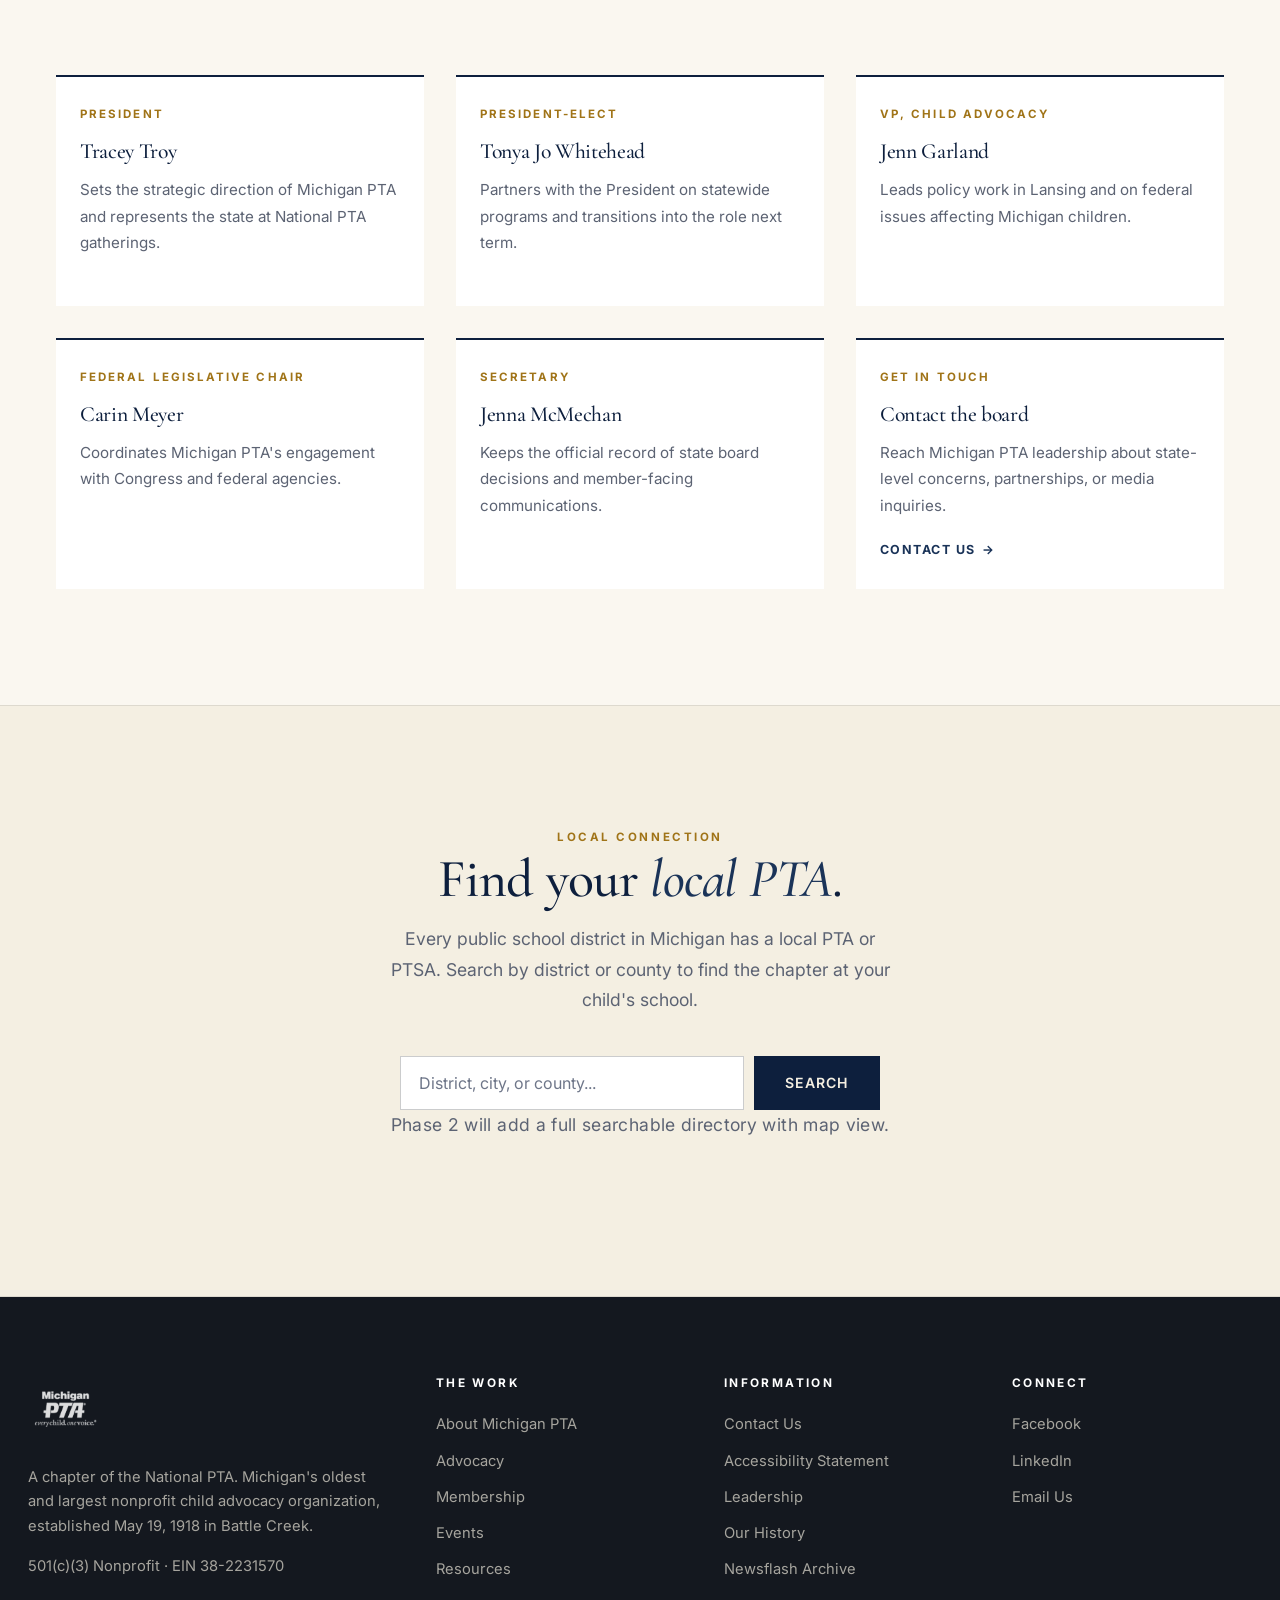
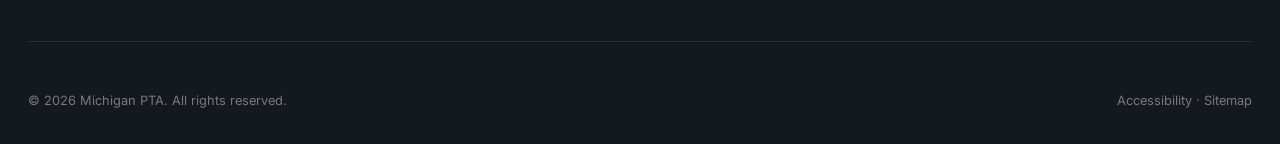
<file: about/index.html>
<!DOCTYPE html>
<html lang="en">
<head>
<meta charset="UTF-8" />
<meta name="viewport" content="width=device-width, initial-scale=1, viewport-fit=cover" />
<meta name="theme-color" content="#0D1F3D" />
<title>About Michigan PTA | Mission, History, Leadership Since 1918</title>
<meta name="description" content="Michigan PTA is the state's oldest child advocacy nonprofit. Established in Battle Creek on May 19, 1918. Learn our mission, values, history, and current leadership." />
<meta name="robots" content="index, follow" />
<link rel="canonical" href="https://michigan-pta-preview.vercel.app/about/" />
<meta property="og:type" content="website" />
<meta property="og:title" content="About Michigan PTA" />
<meta property="og:description" content="Michigan's oldest child advocacy nonprofit. Founded 1918." />
<meta property="og:url" content="https://michigan-pta-preview.vercel.app/about/" />
<meta property="og:image" content="https://michigan-pta-preview.vercel.app/img/hero-kids.jpg" />
<meta property="og:image:width" content="1920" />
<meta property="og:image:height" content="1080" />
<meta property="og:image:alt" content="Four children of diverse backgrounds smiling together in a Michigan classroom." />
<meta name="twitter:card" content="summary_large_image" />
<meta name="twitter:image" content="https://michigan-pta-preview.vercel.app/img/hero-kids.jpg" />
<link rel="manifest" href="/manifest.json" />
<link rel="icon" type="image/png" href="/img/logo-mark.png" />
<link rel="apple-touch-icon" href="/img/logo-mark.png" />
<link rel="preconnect" href="https://fonts.googleapis.com" />
<link rel="preconnect" href="https://fonts.gstatic.com" crossorigin />
<link rel="stylesheet" href="https://fonts.googleapis.com/css2?family=Cormorant+Garamond:ital,wght@0,400;0,500;0,600;0,700;1,400;1,500;1,600&family=Lora:ital,wght@0,400;0,500;0,600;0,700&family=Inter:wght@400;500;600;700&display=swap" />
<link rel="stylesheet" href="/css/style.css" />
</head>
<body>

<a class="skip-link" href="#main">Skip to main content</a>

<div class="util" role="region" aria-label="Site utility bar">
  Michigan's largest nonprofit child advocacy organization since 1918.
  <span class="util-sep hide-sm" aria-hidden="true"></span>
  <a class="hide-sm" href="/contact/">Contact Us</a>
  <span class="util-sep" aria-hidden="true"></span>
  <a href="/about/#find-local-pta">Find Your Local PTA</a>
</div>

<header class="header" id="header">
  <div class="header-inner">
    <a href="/" class="brand" aria-label="Michigan PTA home">
      <span class="brand-mark"><img src="/img/logo-mark.png" alt="Michigan PTA. Every child. One voice." /></span>
    </a>
    <nav aria-label="Primary">
      <ul class="nav-links">
        <li><a href="/">Home</a></li>
        <li><a href="/about/" aria-current="page">About</a></li>
        <li><a href="/advocacy/">Advocacy</a></li>
        <li><a href="/membership/">Membership</a></li>
        <li><a href="/events/">Events</a></li>
        <li><a href="/resources/">Resources</a></li>
        <li><a href="/contact/">Contact</a></li>
      </ul>
    </nav>
    <div class="header-cta">
      <a href="/membership/" class="btn btn-primary">Join PTA</a>
    </div>
    <button class="nav-toggle" type="button" aria-expanded="false" aria-controls="header" aria-label="Toggle navigation menu">
      <span aria-hidden="true">☰</span> Menu
    </button>
  </div>
</header>

<main id="main">
  <section class="page-header"><div class="page-header-bg" aria-hidden="true"><img src="/img/advocacy-day-capitol.jpg" alt="" /></div><div class="page-header-inner"><nav aria-label="Breadcrumb" class="breadcrumbs"><a href="/">Home</a> <span aria-hidden="true">/</span> About</nav><h1>About Michigan PTA</h1>
      <p>Michigan's oldest child advocacy nonprofit, born in Battle Creek on May 19, 1918, working today to make every child's potential a reality.</p>
    </div>
  </section>

  <section>
    <div class="container">
      <div class="prose" style="margin: 0 auto;">
        <span class="eyebrow">Our mission</span>
        <h2>Make every child's potential a reality.</h2>
        <p>The Michigan Parent Teacher Association mobilizes the forces of school, home, and community in order to ensure a quality education and nurturing environment for every child.</p>
        <p>We promote local, regional and state efforts focused on the education and well-being of all children in Michigan by working with families, educators, school boards, statewide associations and nonprofit organizations, business and community leaders, the legislature, the State Board of Education and the Michigan Department of Education to ensure child-related concerns are being met.</p>
      </div>
    </div>
  </section>

  <section class="split" id="our-history">
    <div class="split-grid">
      <div class="split-text">
        <span class="eyebrow">Our history</span>
        <h2>Founded by <em>two women</em> when women could not yet vote.</h2>
        <p>Alice McLellan Birney and Phoebe Apperson Hearst founded the National Congress of Mothers in 1897. They believed mothers would support a mission to eliminate threats that endangered children. Twenty years later, 37 chartered state congresses existed.</p>
        <p>Michigan PTA was chartered in Battle Creek on May 19, 1918, becoming one of the earliest state PTAs in the nation. Through every era, from child labor reform and school nutrition to mental health, civil rights, and school safety, Michigan PTA volunteers have stood with families and educators to make children's lives better.</p>
      </div>
      <div class="split-media">
        <h3 style="font-family: var(--font-display); font-size: 1.3rem; margin-bottom: 1rem; color: var(--navy-deep);">A century of milestones</h3>
        <ul class="values-list">
          <li><strong>1897</strong><span>National Congress of Mothers convenes in Washington, D.C.</span></li>
          <li><strong>1918</strong><span>Michigan PTA chartered in Battle Creek, MI.</span></li>
          <li><strong>1924</strong><span>Renamed to include teachers as full members.</span></li>
          <li><strong>1970s</strong><span>Statewide advocacy for school health and nutrition standards.</span></li>
          <li><strong>2020s</strong><span>Mental health, equity, and digital safety initiatives statewide.</span></li>
        </ul>
      </div>
    </div>
  </section>

  <section class="pillars" aria-labelledby="values-heading">
    <div class="section-head">
      <span class="eyebrow">What we stand on</span>
      <h2 id="values-heading">Five values, every <em>decision</em>.</h2>
      <p>Every program, partnership, and policy position runs through these.</p>
    </div>
    <div class="pillars-grid">
      <div class="pillar" style="cursor: default;">
        <h3>Collaboration</h3>
        <p>Partnership with diverse stakeholders to expand the capacity of our service to children and families.</p>
      </div>
      <div class="pillar" style="cursor: default;">
        <h3>Commitment</h3>
        <p>Dedication to educational success, health, and well-being through family and community engagement.</p>
      </div>
      <div class="pillar" style="cursor: default;">
        <h3>Diversity</h3>
        <p>Recognition that the potential we serve exists across every demographic, region, and background.</p>
      </div>
      <div class="pillar" style="cursor: default;">
        <h3>Respect</h3>
        <p>Valuing the individual contribution of every member, volunteer, and family we serve.</p>
      </div>
    </div>
  </section>

  <section id="leadership">
    <div class="container">
      <div class="section-head">
        <span class="eyebrow">Leadership</span>
        <h2>Michigan PTA <em>board officers</em>.</h2>
        <p>Elected volunteers who lead the state organization and represent Michigan at National PTA.</p>
      </div>
      <div class="cards-grid">
        <div class="card" style="cursor: default;">
          <div class="card-body">
            <span class="card-tag">President</span>
            <h3>Tracey Troy</h3>
            <p>Sets the strategic direction of Michigan PTA and represents the state at National PTA gatherings.</p>
          </div>
        </div>
        <div class="card" style="cursor: default;">
          <div class="card-body">
            <span class="card-tag">President-Elect</span>
            <h3>Tonya Jo Whitehead</h3>
            <p>Partners with the President on statewide programs and transitions into the role next term.</p>
          </div>
        </div>
        <div class="card" style="cursor: default;">
          <div class="card-body">
            <span class="card-tag">VP, Child Advocacy</span>
            <h3>Jenn Garland</h3>
            <p>Leads policy work in Lansing and on federal issues affecting Michigan children.</p>
          </div>
        </div>
        <div class="card" style="cursor: default;">
          <div class="card-body">
            <span class="card-tag">Federal Legislative Chair</span>
            <h3>Carin Meyer</h3>
            <p>Coordinates Michigan PTA's engagement with Congress and federal agencies.</p>
          </div>
        </div>
        <div class="card" style="cursor: default;">
          <div class="card-body">
            <span class="card-tag">Secretary</span>
            <h3>Jenna McMechan</h3>
            <p>Keeps the official record of state board decisions and member-facing communications.</p>
          </div>
        </div>
        <a href="/contact/" class="card">
          <div class="card-body">
            <span class="card-tag">Get in touch</span>
            <h3>Contact the board</h3>
            <p>Reach Michigan PTA leadership about state-level concerns, partnerships, or media inquiries.</p>
            <span class="card-link">Contact us</span>
          </div>
        </a>
      </div>
    </div>
  </section>

  <section class="cta-strip" id="find-local-pta">
    <div class="cta-inner">
      <span class="eyebrow">Local connection</span>
      <h2>Find your <em>local PTA</em>.</h2>
      <p>Every public school district in Michigan has a local PTA or PTSA. Search by district or county to find the chapter at your child's school.</p>
      <form class="cta-form" role="search" action="/search" method="get">
        <label for="district-search" style="position:absolute;width:1px;height:1px;padding:0;margin:-1px;overflow:hidden;clip:rect(0,0,0,0);border:0;">Search by district, city, or county</label>
        <input id="district-search" name="q" type="search" placeholder="District, city, or county..." autocomplete="off" />
        <button type="submit" class="btn btn-primary">Search</button>
      </form>
      <p class="cta-fine">Phase 2 will add a full searchable directory with map view.</p>
    </div>
  </section>
</main>

<footer class="footer" role="contentinfo">
  <div class="footer-inner">
    <div class="footer-grid">
      <div>
        <img src="/img/logo-mark.png" alt="Michigan PTA" class="footer-brand-mark" />
        <p>A chapter of the National PTA. Michigan's oldest and largest nonprofit child advocacy organization, established May 19, 1918 in Battle Creek.</p>
        <p style="margin-top: 1rem;">501(c)(3) Nonprofit · EIN 38-2231570</p>
      </div>
      <div>
        <h2>The Work</h2>
        <ul>
          <li><a href="/about/">About Michigan PTA</a></li>
          <li><a href="/advocacy/">Advocacy</a></li>
          <li><a href="/membership/">Membership</a></li>
          <li><a href="/events/">Events</a></li>
          <li><a href="/resources/">Resources</a></li>
        </ul>
      </div>
      <div>
        <h2>Information</h2>
        <ul>
          <li><a href="/contact/">Contact Us</a></li>
          <li><a href="/accessibility/">Accessibility Statement</a></li>
          <li><a href="/about/#leadership">Leadership</a></li>
          <li><a href="/about/#our-history">Our History</a></li>
          <li><a href="/resources/newsflash/">Newsflash Archive</a></li>
        </ul>
      </div>
      <div>
        <h2>Connect</h2>
        <ul>
          <li><a href="https://www.facebook.com/everychildonevoice/" rel="noopener noreferrer external">Facebook</a></li>
          <li><a href="https://www.linkedin.com/company/michigan-pta" rel="noopener noreferrer external">LinkedIn</a></li>
          <li><a href="mailto:info@michiganpta.org?subject=Michigan%20PTA%20website%20inquiry">Email Us</a></li>
        </ul>
      </div>
    </div>
    <div class="footer-bottom">
      <div>&copy; 2026 Michigan PTA. All rights reserved.</div>
      <div>
        <a href="/accessibility/">Accessibility</a>
        <span aria-hidden="true"> · </span>
        <a href="/sitemap.xml">Sitemap</a>
      </div>
    </div>
  </div>
</footer>

<script>
(function() {
  var header = document.getElementById('header');
  var toggle = header.querySelector('.nav-toggle');
  if (toggle) {
    toggle.addEventListener('click', function() {
      var open = header.classList.toggle('open');
      toggle.setAttribute('aria-expanded', open ? 'true' : 'false');
    });
    header.querySelectorAll('.nav-links a').forEach(function(a) {
      a.addEventListener('click', function() { header.classList.remove('open'); toggle.setAttribute('aria-expanded', 'false'); });
    });
  }
})();
</script>

</body>
</html>
</file>
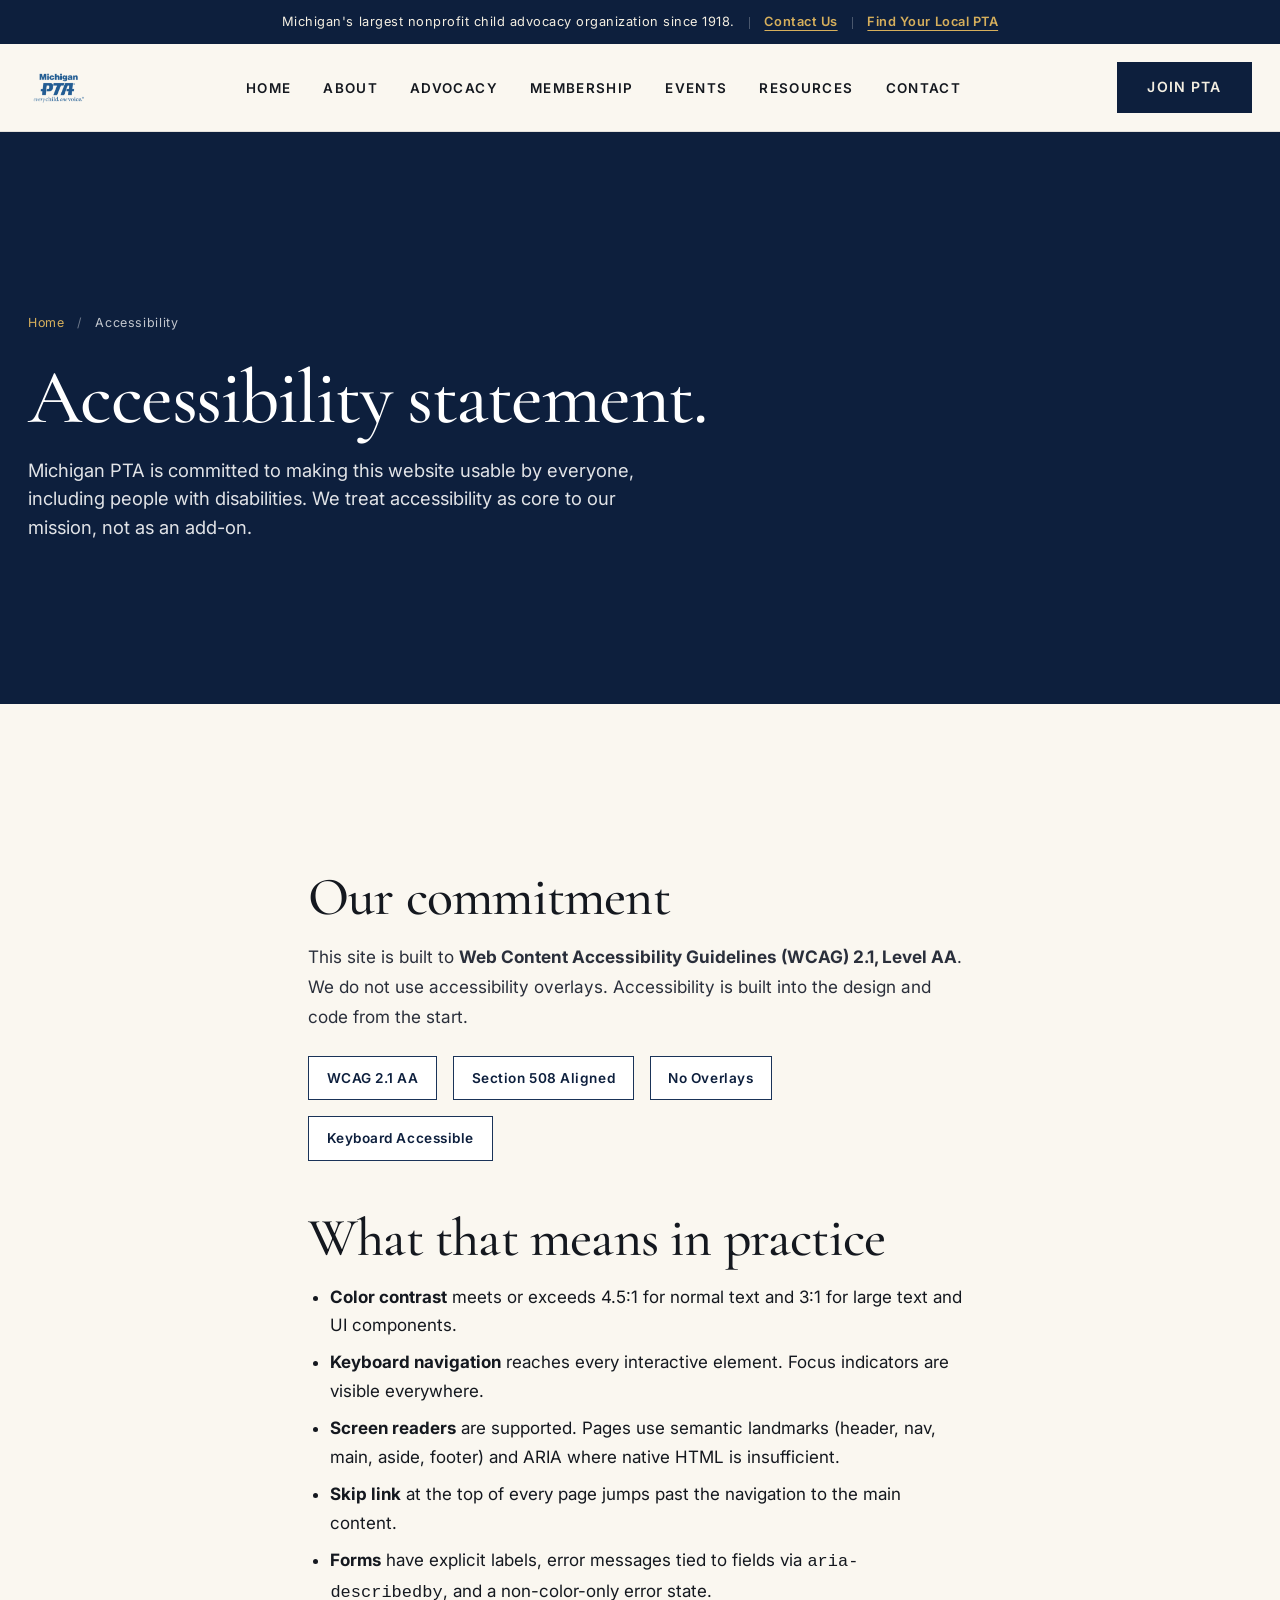
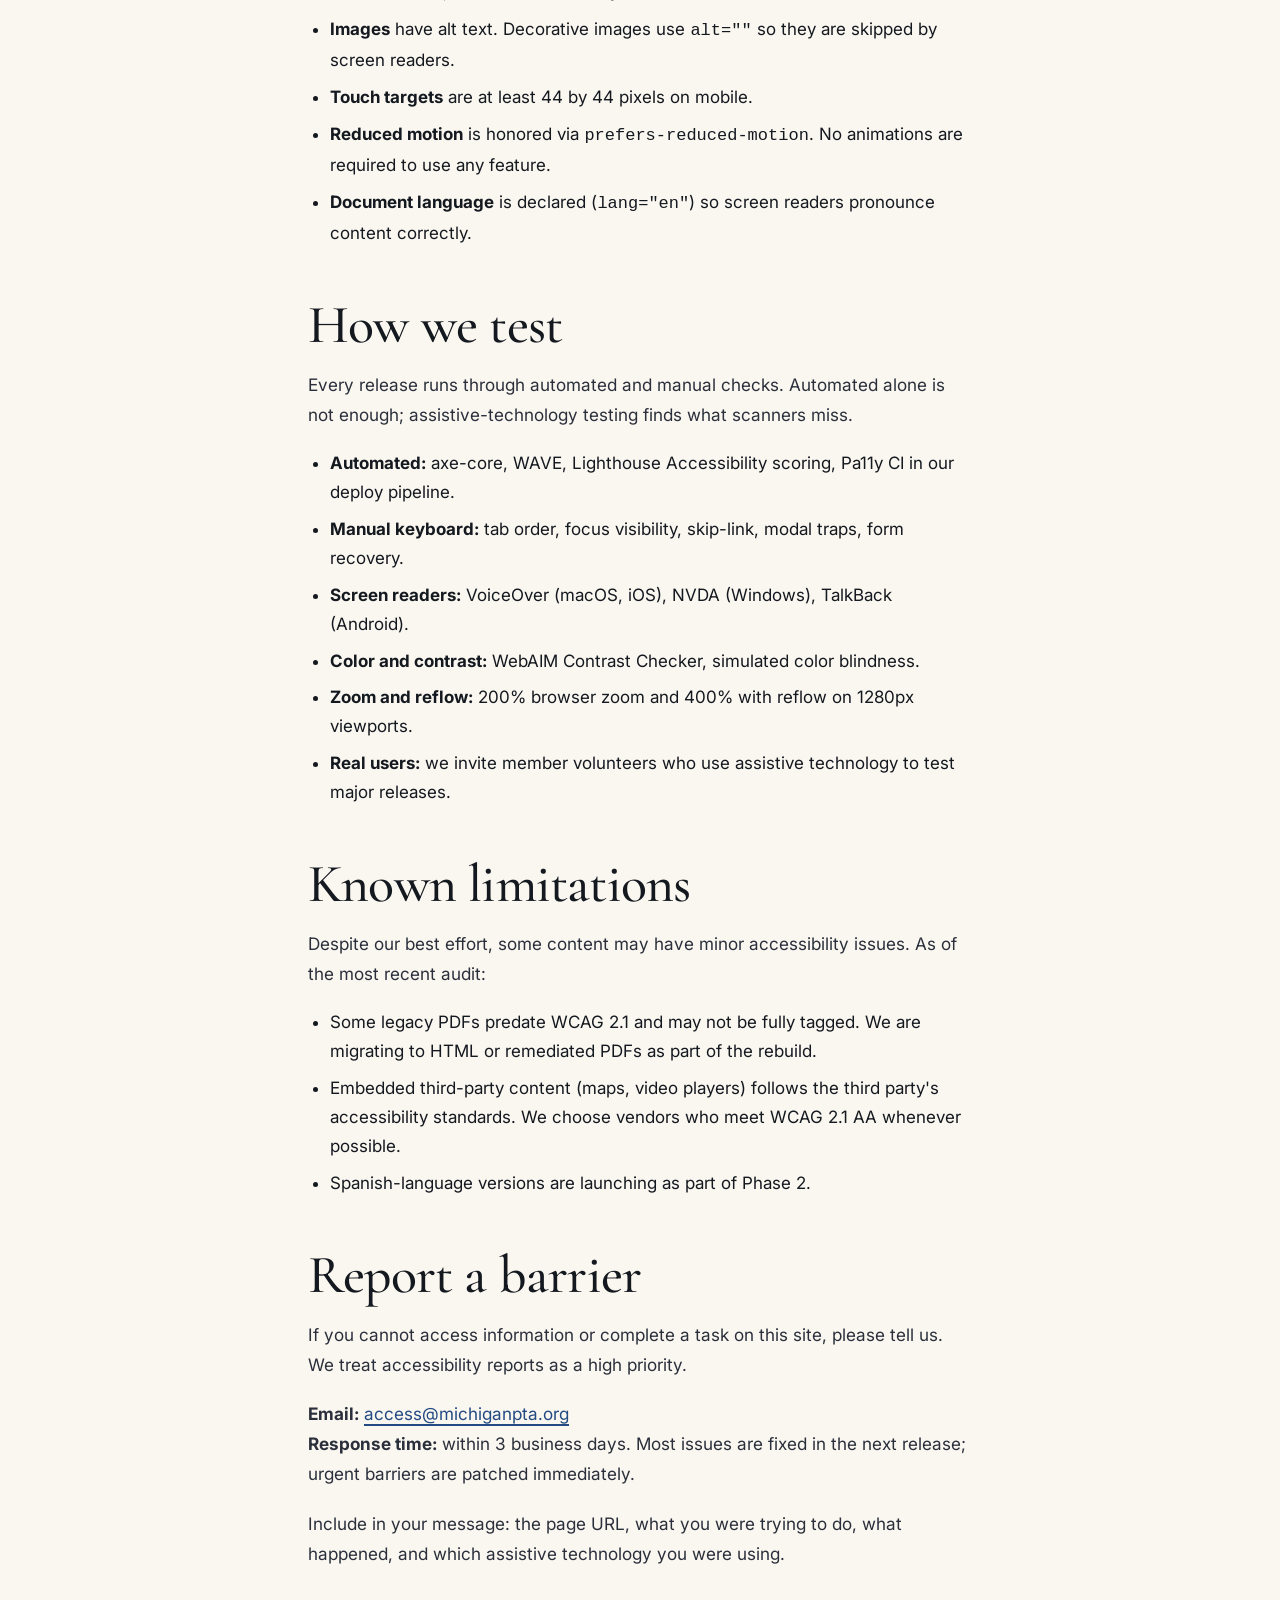
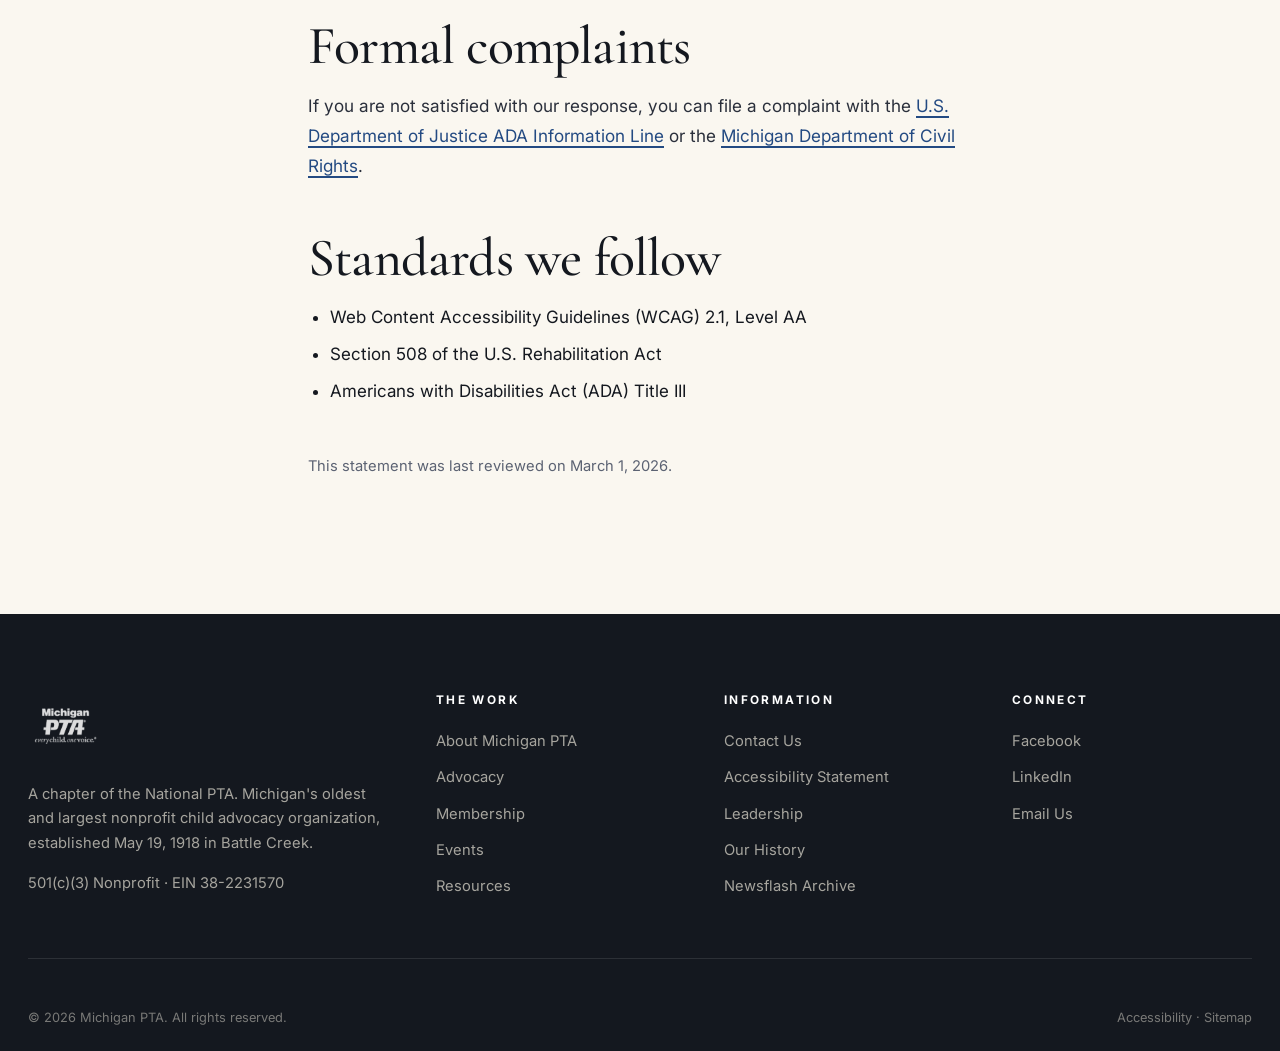
<file: accessibility/index.html>
<!DOCTYPE html>
<html lang="en">
<head>
<meta charset="UTF-8" />
<meta name="viewport" content="width=device-width, initial-scale=1, viewport-fit=cover" />
<meta name="theme-color" content="#0D1F3D" />
<title>Accessibility Statement | Michigan PTA</title>
<meta name="description" content="Michigan PTA's commitment to WCAG 2.1 AA accessibility, the standards we follow, how to report a barrier, and known limitations." />
<meta name="robots" content="index, follow" />
<link rel="canonical" href="https://michigan-pta-preview.vercel.app/accessibility/" />
<meta property="og:type" content="website" />
<meta property="og:title" content="Accessibility Statement | Michigan PTA" />
<meta property="og:description" content="Our commitment to WCAG 2.1 AA accessibility." />
<meta property="og:url" content="https://michigan-pta-preview.vercel.app/accessibility/" />
<meta property="og:image" content="https://michigan-pta-preview.vercel.app/img/hero-kids.jpg" />
<meta property="og:image:width" content="1920" />
<meta property="og:image:height" content="1080" />
<meta property="og:image:alt" content="Four children of diverse backgrounds smiling together in a Michigan classroom." />
<meta name="twitter:card" content="summary_large_image" />
<meta name="twitter:image" content="https://michigan-pta-preview.vercel.app/img/hero-kids.jpg" />
<link rel="manifest" href="/manifest.json" />
<link rel="icon" type="image/png" href="/img/logo-mark.png" />
<link rel="apple-touch-icon" href="/img/logo-mark.png" />
<link rel="preconnect" href="https://fonts.googleapis.com" />
<link rel="preconnect" href="https://fonts.gstatic.com" crossorigin />
<link rel="stylesheet" href="https://fonts.googleapis.com/css2?family=Cormorant+Garamond:ital,wght@0,400;0,500;0,600;0,700;1,400;1,500;1,600&family=Lora:ital,wght@0,400;0,500;0,600;0,700&family=Inter:wght@400;500;600;700&display=swap" />
<link rel="stylesheet" href="/css/style.css" />
</head>
<body>
<a class="skip-link" href="#main">Skip to main content</a>
<div class="util" role="region" aria-label="Site utility bar">Michigan's largest nonprofit child advocacy organization since 1918.<span class="util-sep hide-sm" aria-hidden="true"></span><a class="hide-sm" href="/contact/">Contact Us</a><span class="util-sep" aria-hidden="true"></span><a href="/about/#find-local-pta">Find Your Local PTA</a></div>

<header class="header" id="header">
  <div class="header-inner">
    <a href="/" class="brand" aria-label="Michigan PTA home"><span class="brand-mark"><img src="/img/logo-mark.png" alt="Michigan PTA. Every child. One voice." /></span></a>
    <nav aria-label="Primary"><ul class="nav-links"><li><a href="/">Home</a></li><li><a href="/about/">About</a></li><li><a href="/advocacy/">Advocacy</a></li><li><a href="/membership/">Membership</a></li><li><a href="/events/">Events</a></li><li><a href="/resources/">Resources</a></li><li><a href="/contact/">Contact</a></li></ul></nav>
    <div class="header-cta"><a href="/membership/" class="btn btn-primary">Join PTA</a></div>
    <button class="nav-toggle" type="button" aria-expanded="false" aria-controls="header" aria-label="Toggle navigation menu"><span aria-hidden="true">☰</span> Menu</button>
  </div>
</header>

<main id="main">
  <section class="page-header">
    <div class="page-header-inner">
      <nav aria-label="Breadcrumb" class="breadcrumbs"><a href="/">Home</a> <span aria-hidden="true">/</span> Accessibility</nav>
      <h1>Accessibility statement.</h1>
      <p>Michigan PTA is committed to making this website usable by everyone, including people with disabilities. We treat accessibility as core to our mission, not as an add-on.</p>
    </div>
  </section>

  <section class="a11y-statement">
    <div class="container prose">
      <h2>Our commitment</h2>
      <p>This site is built to <strong>Web Content Accessibility Guidelines (WCAG) 2.1, Level AA</strong>. We do not use accessibility overlays. Accessibility is built into the design and code from the start.</p>

      <div class="compliance-badges">
        <span class="compliance-badge">WCAG 2.1 AA</span>
        <span class="compliance-badge">Section 508 Aligned</span>
        <span class="compliance-badge">No Overlays</span>
        <span class="compliance-badge">Keyboard Accessible</span>
      </div>

      <h2>What that means in practice</h2>
      <ul>
        <li><strong>Color contrast</strong> meets or exceeds 4.5:1 for normal text and 3:1 for large text and UI components.</li>
        <li><strong>Keyboard navigation</strong> reaches every interactive element. Focus indicators are visible everywhere.</li>
        <li><strong>Screen readers</strong> are supported. Pages use semantic landmarks (header, nav, main, aside, footer) and ARIA where native HTML is insufficient.</li>
        <li><strong>Skip link</strong> at the top of every page jumps past the navigation to the main content.</li>
        <li><strong>Forms</strong> have explicit labels, error messages tied to fields via <code>aria-describedby</code>, and a non-color-only error state.</li>
        <li><strong>Images</strong> have alt text. Decorative images use <code>alt=""</code> so they are skipped by screen readers.</li>
        <li><strong>Touch targets</strong> are at least 44 by 44 pixels on mobile.</li>
        <li><strong>Reduced motion</strong> is honored via <code>prefers-reduced-motion</code>. No animations are required to use any feature.</li>
        <li><strong>Document language</strong> is declared (<code>lang="en"</code>) so screen readers pronounce content correctly.</li>
      </ul>

      <h2>How we test</h2>
      <p>Every release runs through automated and manual checks. Automated alone is not enough; assistive-technology testing finds what scanners miss.</p>
      <ul>
        <li><strong>Automated:</strong> axe-core, WAVE, Lighthouse Accessibility scoring, Pa11y CI in our deploy pipeline.</li>
        <li><strong>Manual keyboard:</strong> tab order, focus visibility, skip-link, modal traps, form recovery.</li>
        <li><strong>Screen readers:</strong> VoiceOver (macOS, iOS), NVDA (Windows), TalkBack (Android).</li>
        <li><strong>Color and contrast:</strong> WebAIM Contrast Checker, simulated color blindness.</li>
        <li><strong>Zoom and reflow:</strong> 200% browser zoom and 400% with reflow on 1280px viewports.</li>
        <li><strong>Real users:</strong> we invite member volunteers who use assistive technology to test major releases.</li>
      </ul>

      <h2>Known limitations</h2>
      <p>Despite our best effort, some content may have minor accessibility issues. As of the most recent audit:</p>
      <ul>
        <li>Some legacy PDFs predate WCAG 2.1 and may not be fully tagged. We are migrating to HTML or remediated PDFs as part of the rebuild.</li>
        <li>Embedded third-party content (maps, video players) follows the third party's accessibility standards. We choose vendors who meet WCAG 2.1 AA whenever possible.</li>
        <li>Spanish-language versions are launching as part of Phase 2.</li>
      </ul>

      <h2>Report a barrier</h2>
      <p>If you cannot access information or complete a task on this site, please tell us. We treat accessibility reports as a high priority.</p>
      <p><strong>Email:</strong> <a href="mailto:access@michiganpta.org?subject=Accessibility%20barrier%20report">access@michiganpta.org</a><br>
      <strong>Response time:</strong> within 3 business days. Most issues are fixed in the next release; urgent barriers are patched immediately.</p>

      <p>Include in your message: the page URL, what you were trying to do, what happened, and which assistive technology you were using.</p>

      <h2>Formal complaints</h2>
      <p>If you are not satisfied with our response, you can file a complaint with the <a href="https://www.ada.gov/file-a-complaint/" rel="noopener noreferrer external">U.S. Department of Justice ADA Information Line</a> or the <a href="https://www.michigan.gov/mcrc/" rel="noopener noreferrer external">Michigan Department of Civil Rights</a>.</p>

      <h2>Standards we follow</h2>
      <ul>
        <li>Web Content Accessibility Guidelines (WCAG) 2.1, Level AA</li>
        <li>Section 508 of the U.S. Rehabilitation Act</li>
        <li>Americans with Disabilities Act (ADA) Title III</li>
      </ul>

      <p style="font-size: 0.92rem; color: var(--muted); margin-top: 3rem;">This statement was last reviewed on March 1, 2026.</p>
    </div>
  </section>
</main>

<footer class="footer" role="contentinfo">
  <div class="footer-inner">
    <div class="footer-grid">
      <div><img src="/img/logo-mark.png" alt="Michigan PTA" class="footer-brand-mark" /><p>A chapter of the National PTA. Michigan's oldest and largest nonprofit child advocacy organization, established May 19, 1918 in Battle Creek.</p><p style="margin-top: 1rem;">501(c)(3) Nonprofit · EIN 38-2231570</p></div>
      <div><h2>The Work</h2><ul><li><a href="/about/">About Michigan PTA</a></li><li><a href="/advocacy/">Advocacy</a></li><li><a href="/membership/">Membership</a></li><li><a href="/events/">Events</a></li><li><a href="/resources/">Resources</a></li></ul></div>
      <div><h2>Information</h2><ul><li><a href="/contact/">Contact Us</a></li><li><a href="/accessibility/">Accessibility Statement</a></li><li><a href="/about/#leadership">Leadership</a></li><li><a href="/about/#our-history">Our History</a></li><li><a href="/resources/newsflash/">Newsflash Archive</a></li></ul></div>
      <div><h2>Connect</h2><ul><li><a href="https://www.facebook.com/everychildonevoice/" rel="noopener noreferrer external">Facebook</a></li><li><a href="https://www.linkedin.com/company/michigan-pta" rel="noopener noreferrer external">LinkedIn</a></li><li><a href="mailto:info@michiganpta.org?subject=Michigan%20PTA%20website%20inquiry">Email Us</a></li></ul></div>
    </div>
    <div class="footer-bottom"><div>&copy; 2026 Michigan PTA. All rights reserved.</div><div><a href="/accessibility/">Accessibility</a><span aria-hidden="true"> · </span><a href="/sitemap.xml">Sitemap</a></div></div>
  </div>
</footer>
<script>(function(){var h=document.getElementById('header'),t=h.querySelector('.nav-toggle');if(t){t.addEventListener('click',function(){var o=h.classList.toggle('open');t.setAttribute('aria-expanded',o?'true':'false');});h.querySelectorAll('.nav-links a').forEach(function(a){a.addEventListener('click',function(){h.classList.remove('open');t.setAttribute('aria-expanded','false');});});}})();</script>
</body>
</html>
</file>
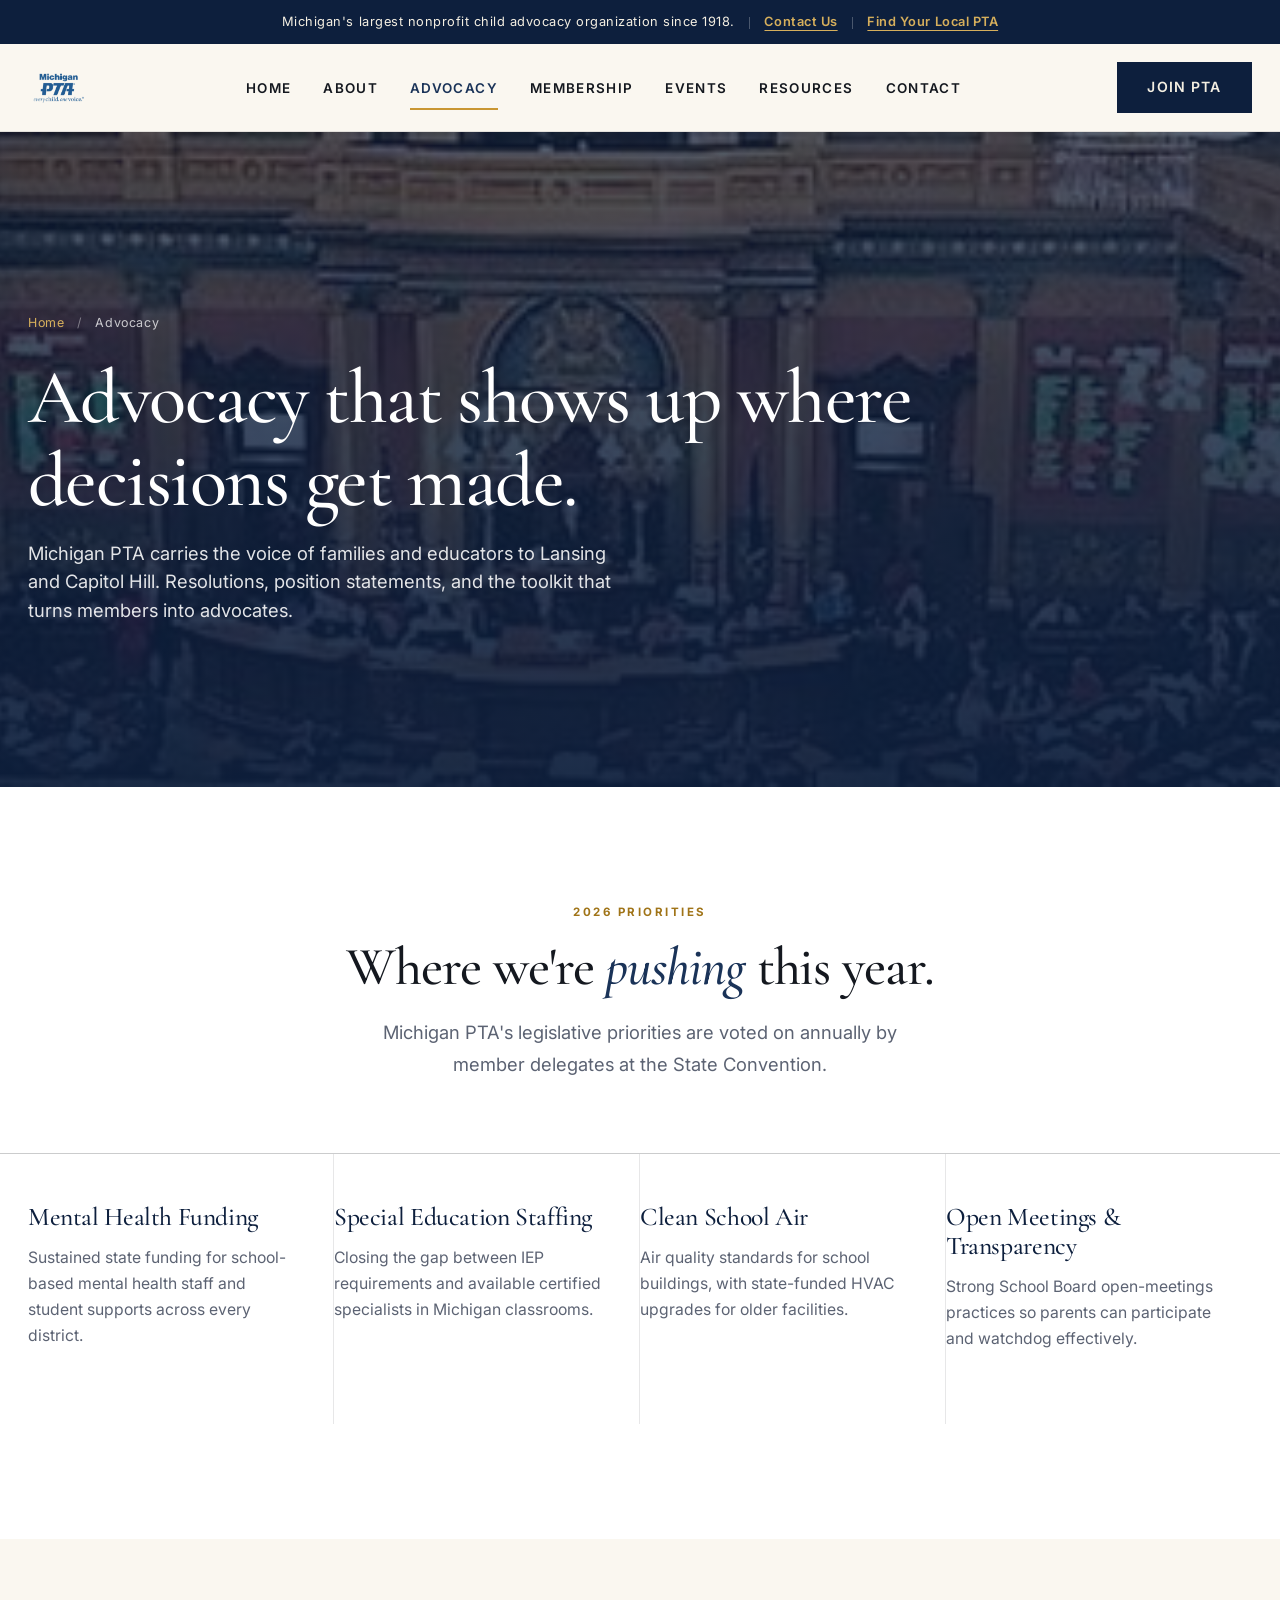
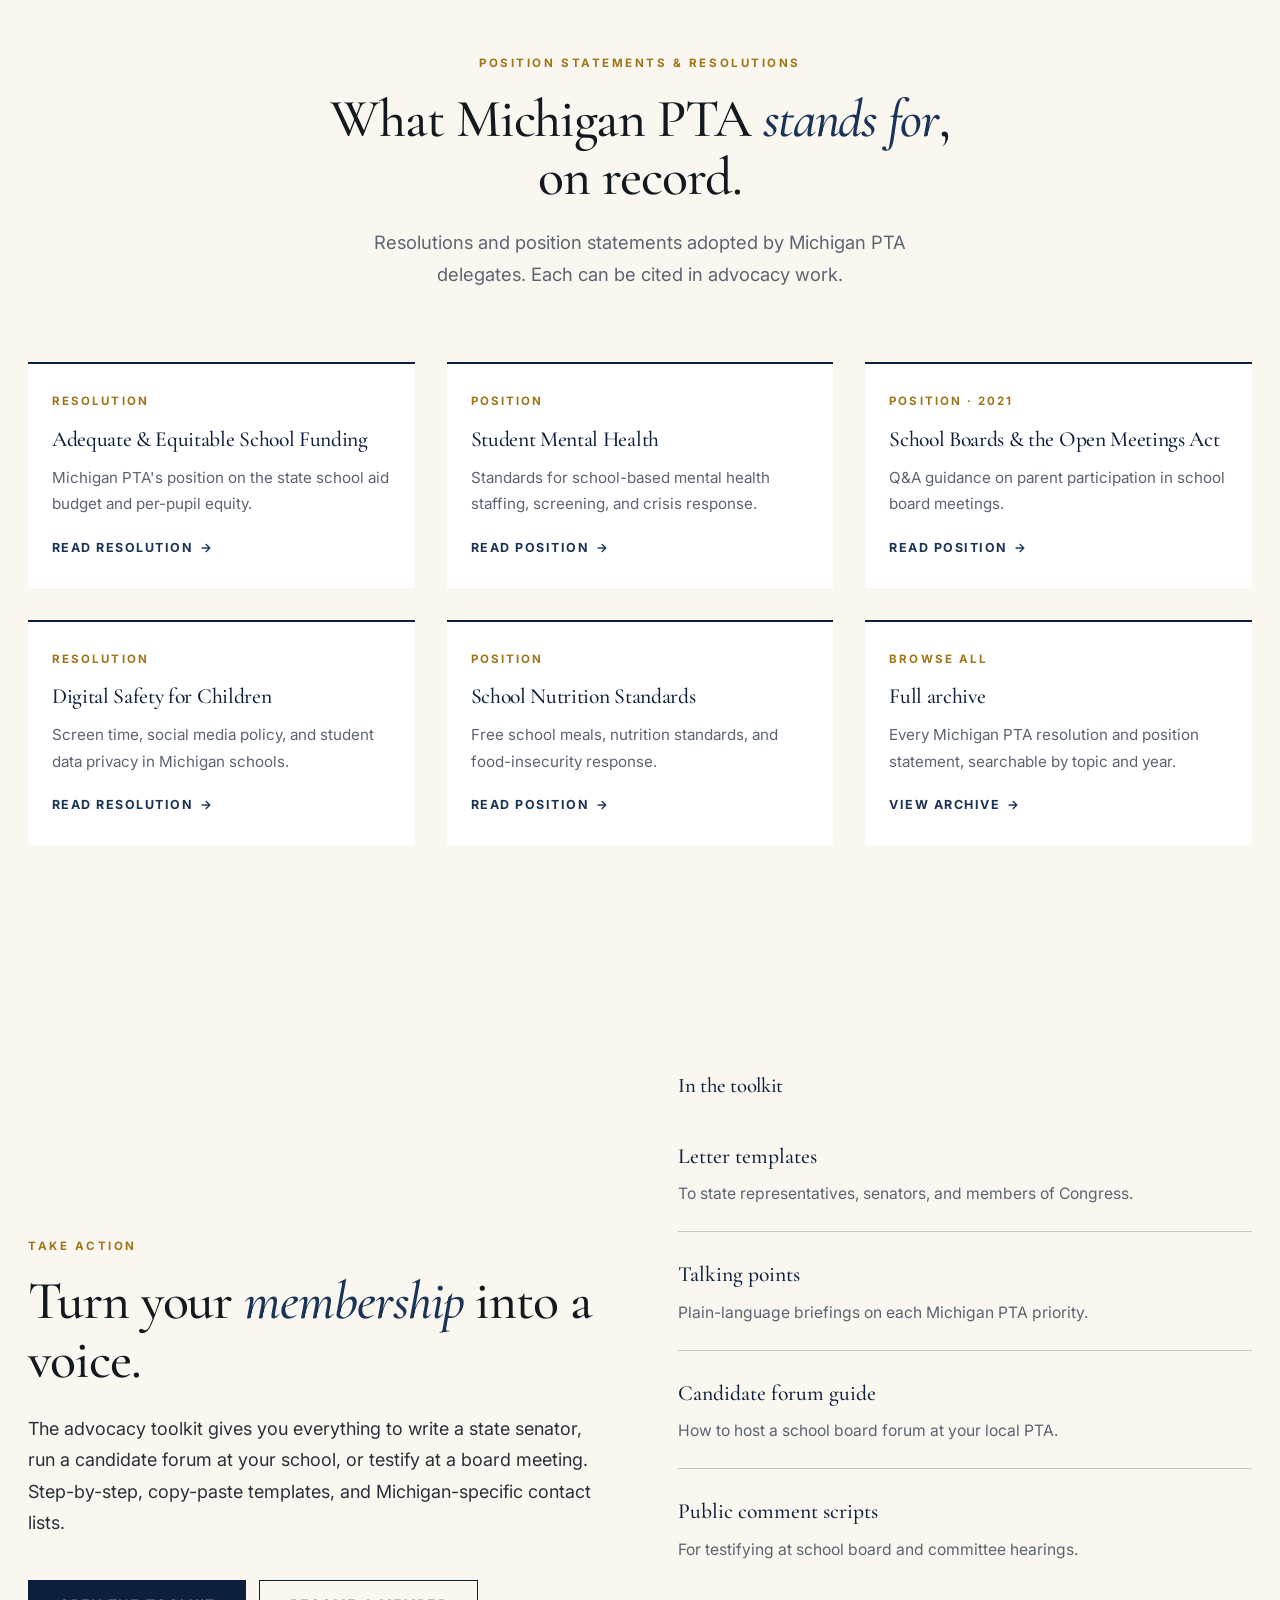
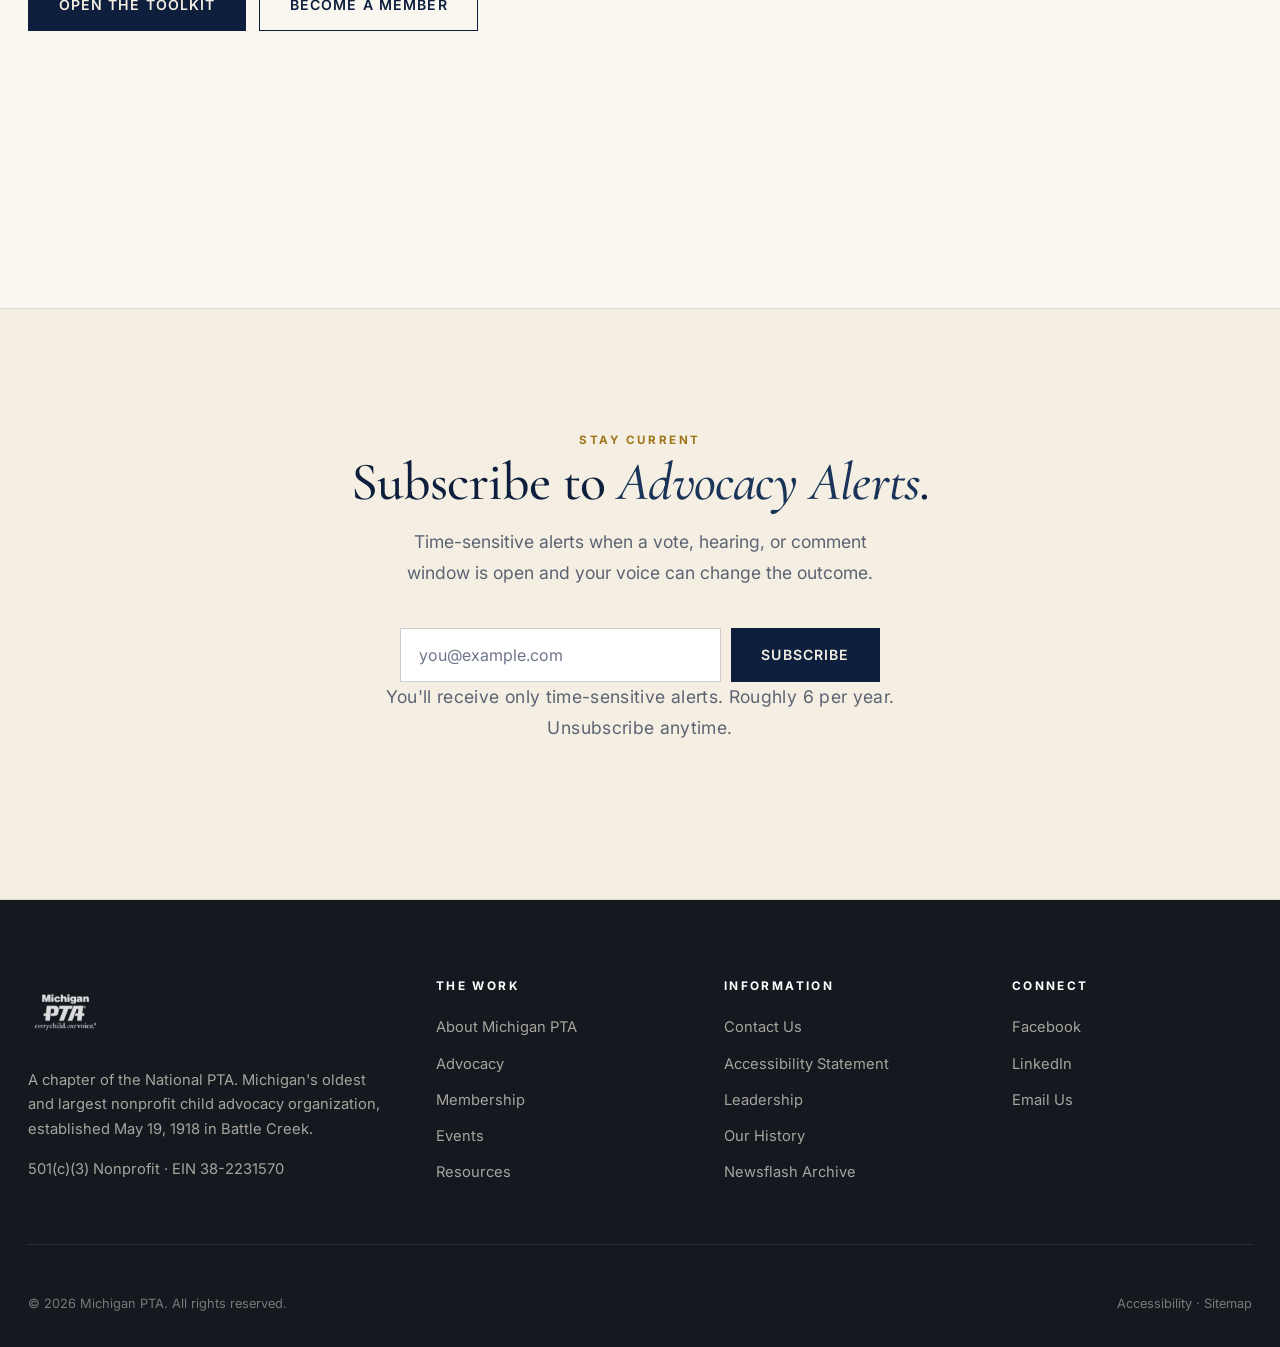
<file: advocacy/index.html>
<!DOCTYPE html>
<html lang="en">
<head>
<meta charset="UTF-8" />
<meta name="viewport" content="width=device-width, initial-scale=1, viewport-fit=cover" />
<meta name="theme-color" content="#0D1F3D" />
<title>Advocacy | Michigan PTA | Lansing, Washington, Local Action</title>
<meta name="description" content="Michigan PTA's advocacy work: legislative priorities, position statements, school board engagement, and how members can take action for Michigan's children." />
<meta name="robots" content="index, follow" />
<link rel="canonical" href="https://michigan-pta-preview.vercel.app/advocacy/" />
<meta property="og:type" content="website" />
<meta property="og:title" content="Advocacy | Michigan PTA" />
<meta property="og:description" content="Michigan PTA's legislative priorities and advocacy work for children and families." />
<meta property="og:url" content="https://michigan-pta-preview.vercel.app/advocacy/" />
<meta property="og:image" content="https://michigan-pta-preview.vercel.app/img/hero-kids.jpg" />
<meta property="og:image:width" content="1920" />
<meta property="og:image:height" content="1080" />
<meta property="og:image:alt" content="Four children of diverse backgrounds smiling together in a Michigan classroom." />
<meta name="twitter:card" content="summary_large_image" />
<meta name="twitter:image" content="https://michigan-pta-preview.vercel.app/img/hero-kids.jpg" />
<link rel="manifest" href="/manifest.json" />
<link rel="icon" type="image/png" href="/img/logo-mark.png" />
<link rel="apple-touch-icon" href="/img/logo-mark.png" />
<link rel="preconnect" href="https://fonts.googleapis.com" />
<link rel="preconnect" href="https://fonts.gstatic.com" crossorigin />
<link rel="stylesheet" href="https://fonts.googleapis.com/css2?family=Cormorant+Garamond:ital,wght@0,400;0,500;0,600;0,700;1,400;1,500;1,600&family=Lora:ital,wght@0,400;0,500;0,600;0,700&family=Inter:wght@400;500;600;700&display=swap" />
<link rel="stylesheet" href="/css/style.css" />
</head>
<body>
<a class="skip-link" href="#main">Skip to main content</a>
<div class="util" role="region" aria-label="Site utility bar">Michigan's largest nonprofit child advocacy organization since 1918.<span class="util-sep hide-sm" aria-hidden="true"></span><a class="hide-sm" href="/contact/">Contact Us</a><span class="util-sep" aria-hidden="true"></span><a href="/about/#find-local-pta">Find Your Local PTA</a></div>

<header class="header" id="header">
  <div class="header-inner">
    <a href="/" class="brand" aria-label="Michigan PTA home"><span class="brand-mark"><img src="/img/logo-mark.png" alt="Michigan PTA. Every child. One voice." /></span></a>
    <nav aria-label="Primary"><ul class="nav-links"><li><a href="/">Home</a></li><li><a href="/about/">About</a></li><li><a href="/advocacy/" aria-current="page">Advocacy</a></li><li><a href="/membership/">Membership</a></li><li><a href="/events/">Events</a></li><li><a href="/resources/">Resources</a></li><li><a href="/contact/">Contact</a></li></ul></nav>
    <div class="header-cta"><a href="/membership/" class="btn btn-primary">Join PTA</a></div>
    <button class="nav-toggle" type="button" aria-expanded="false" aria-controls="header" aria-label="Toggle navigation menu"><span aria-hidden="true">☰</span> Menu</button>
  </div>
</header>

<main id="main">
  <section class="page-header"><div class="page-header-bg" aria-hidden="true"><img src="/img/state-house.jpg" alt="" /></div><div class="page-header-inner"><nav aria-label="Breadcrumb" class="breadcrumbs"><a href="/">Home</a> <span aria-hidden="true">/</span> Advocacy</nav><h1>Advocacy that shows up where decisions get made.</h1>
      <p>Michigan PTA carries the voice of families and educators to Lansing and Capitol Hill. Resolutions, position statements, and the toolkit that turns members into advocates.</p>
    </div>
  </section>

  <section class="pillars" aria-labelledby="priorities-heading">
    <div class="section-head">
      <span class="eyebrow">2026 Priorities</span>
      <h2 id="priorities-heading">Where we're <em>pushing</em> this year.</h2>
      <p>Michigan PTA's legislative priorities are voted on annually by member delegates at the State Convention.</p>
    </div>
    <div class="pillars-grid">
      <article class="pillar" style="cursor: default;"><h3>Mental Health Funding</h3><p>Sustained state funding for school-based mental health staff and student supports across every district.</p></article>
      <article class="pillar" style="cursor: default;"><h3>Special Education Staffing</h3><p>Closing the gap between IEP requirements and available certified specialists in Michigan classrooms.</p></article>
      <article class="pillar" style="cursor: default;"><h3>Clean School Air</h3><p>Air quality standards for school buildings, with state-funded HVAC upgrades for older facilities.</p></article>
      <article class="pillar" style="cursor: default;"><h3>Open Meetings &amp; Transparency</h3><p>Strong School Board open-meetings practices so parents can participate and watchdog effectively.</p></article>
    </div>
  </section>

  <section class="cards" aria-labelledby="positions-heading">
    <div class="section-head">
      <span class="eyebrow">Position Statements &amp; Resolutions</span>
      <h2 id="positions-heading">What Michigan PTA <em>stands for</em>, on record.</h2>
      <p>Resolutions and position statements adopted by Michigan PTA delegates. Each can be cited in advocacy work.</p>
    </div>
    <div class="cards-grid">
      <a href="/advocacy/resolutions/school-funding/" class="card"><div class="card-body"><span class="card-tag">Resolution</span><h3>Adequate &amp; Equitable School Funding</h3><p>Michigan PTA's position on the state school aid budget and per-pupil equity.</p><span class="card-link">Read resolution</span></div></a>
      <a href="/advocacy/positions/mental-health/" class="card"><div class="card-body"><span class="card-tag">Position</span><h3>Student Mental Health</h3><p>Standards for school-based mental health staffing, screening, and crisis response.</p><span class="card-link">Read position</span></div></a>
      <a href="/advocacy/positions/open-meetings/" class="card"><div class="card-body"><span class="card-tag">Position · 2021</span><h3>School Boards &amp; the Open Meetings Act</h3><p>Q&amp;A guidance on parent participation in school board meetings.</p><span class="card-link">Read position</span></div></a>
      <a href="/advocacy/resolutions/digital-safety/" class="card"><div class="card-body"><span class="card-tag">Resolution</span><h3>Digital Safety for Children</h3><p>Screen time, social media policy, and student data privacy in Michigan schools.</p><span class="card-link">Read resolution</span></div></a>
      <a href="/advocacy/positions/nutrition/" class="card"><div class="card-body"><span class="card-tag">Position</span><h3>School Nutrition Standards</h3><p>Free school meals, nutrition standards, and food-insecurity response.</p><span class="card-link">Read position</span></div></a>
      <a href="/advocacy/resolutions/" class="card"><div class="card-body"><span class="card-tag">Browse all</span><h3>Full archive</h3><p>Every Michigan PTA resolution and position statement, searchable by topic and year.</p><span class="card-link">View archive</span></div></a>
    </div>
  </section>

  <section class="split">
    <div class="split-grid">
      <div class="split-text">
        <span class="eyebrow">Take action</span>
        <h2>Turn your <em>membership</em> into a voice.</h2>
        <p>The advocacy toolkit gives you everything to write a state senator, run a candidate forum at your school, or testify at a board meeting. Step-by-step, copy-paste templates, and Michigan-specific contact lists.</p>
        <a href="/resources/advocacy-toolkits/" class="btn btn-primary">Open the toolkit</a>
        <a href="/membership/" class="btn btn-outline" style="margin-left: 0.5rem;">Become a member</a>
      </div>
      <div class="split-media">
        <h3 style="font-family: var(--font-display); font-size: 1.3rem; margin-bottom: 1rem; color: var(--navy-deep);">In the toolkit</h3>
        <ul class="values-list">
          <li><strong>Letter templates</strong><span>To state representatives, senators, and members of Congress.</span></li>
          <li><strong>Talking points</strong><span>Plain-language briefings on each Michigan PTA priority.</span></li>
          <li><strong>Candidate forum guide</strong><span>How to host a school board forum at your local PTA.</span></li>
          <li><strong>Public comment scripts</strong><span>For testifying at school board and committee hearings.</span></li>
        </ul>
      </div>
    </div>
  </section>

  <section class="cta-strip">
    <div class="cta-inner">
      <span class="eyebrow">Stay current</span>
      <h2>Subscribe to <em>Advocacy Alerts</em>.</h2>
      <p>Time-sensitive alerts when a vote, hearing, or comment window is open and your voice can change the outcome.</p>
      <form class="cta-form" novalidate>
        <label for="advocacy-email" style="position:absolute;width:1px;height:1px;padding:0;margin:-1px;overflow:hidden;clip:rect(0,0,0,0);border:0;">Email address</label>
        <input id="advocacy-email" name="email" type="email" placeholder="you@example.com" required autocomplete="email" inputmode="email" />
        <button type="submit" class="btn btn-primary">Subscribe</button>
      </form>
      <p class="cta-fine">You'll receive only time-sensitive alerts. Roughly 6 per year. Unsubscribe anytime.</p>
    </div>
  </section>
</main>

<footer class="footer" role="contentinfo">
  <div class="footer-inner">
    <div class="footer-grid">
      <div><img src="/img/logo-mark.png" alt="Michigan PTA" class="footer-brand-mark" /><p>A chapter of the National PTA. Michigan's oldest and largest nonprofit child advocacy organization, established May 19, 1918 in Battle Creek.</p><p style="margin-top: 1rem;">501(c)(3) Nonprofit · EIN 38-2231570</p></div>
      <div><h2>The Work</h2><ul><li><a href="/about/">About Michigan PTA</a></li><li><a href="/advocacy/">Advocacy</a></li><li><a href="/membership/">Membership</a></li><li><a href="/events/">Events</a></li><li><a href="/resources/">Resources</a></li></ul></div>
      <div><h2>Information</h2><ul><li><a href="/contact/">Contact Us</a></li><li><a href="/accessibility/">Accessibility Statement</a></li><li><a href="/about/#leadership">Leadership</a></li><li><a href="/about/#our-history">Our History</a></li><li><a href="/resources/newsflash/">Newsflash Archive</a></li></ul></div>
      <div><h2>Connect</h2><ul><li><a href="https://www.facebook.com/everychildonevoice/" rel="noopener noreferrer external">Facebook</a></li><li><a href="https://www.linkedin.com/company/michigan-pta" rel="noopener noreferrer external">LinkedIn</a></li><li><a href="mailto:info@michiganpta.org?subject=Michigan%20PTA%20website%20inquiry">Email Us</a></li></ul></div>
    </div>
    <div class="footer-bottom"><div>&copy; 2026 Michigan PTA. All rights reserved.</div><div><a href="/accessibility/">Accessibility</a><span aria-hidden="true"> · </span><a href="/sitemap.xml">Sitemap</a></div></div>
  </div>
</footer>
<script>(function(){var h=document.getElementById('header'),t=h.querySelector('.nav-toggle');if(t){t.addEventListener('click',function(){var o=h.classList.toggle('open');t.setAttribute('aria-expanded',o?'true':'false');});h.querySelectorAll('.nav-links a').forEach(function(a){a.addEventListener('click',function(){h.classList.remove('open');t.setAttribute('aria-expanded','false');});});}})();</script>
</body>
</html>
</file>
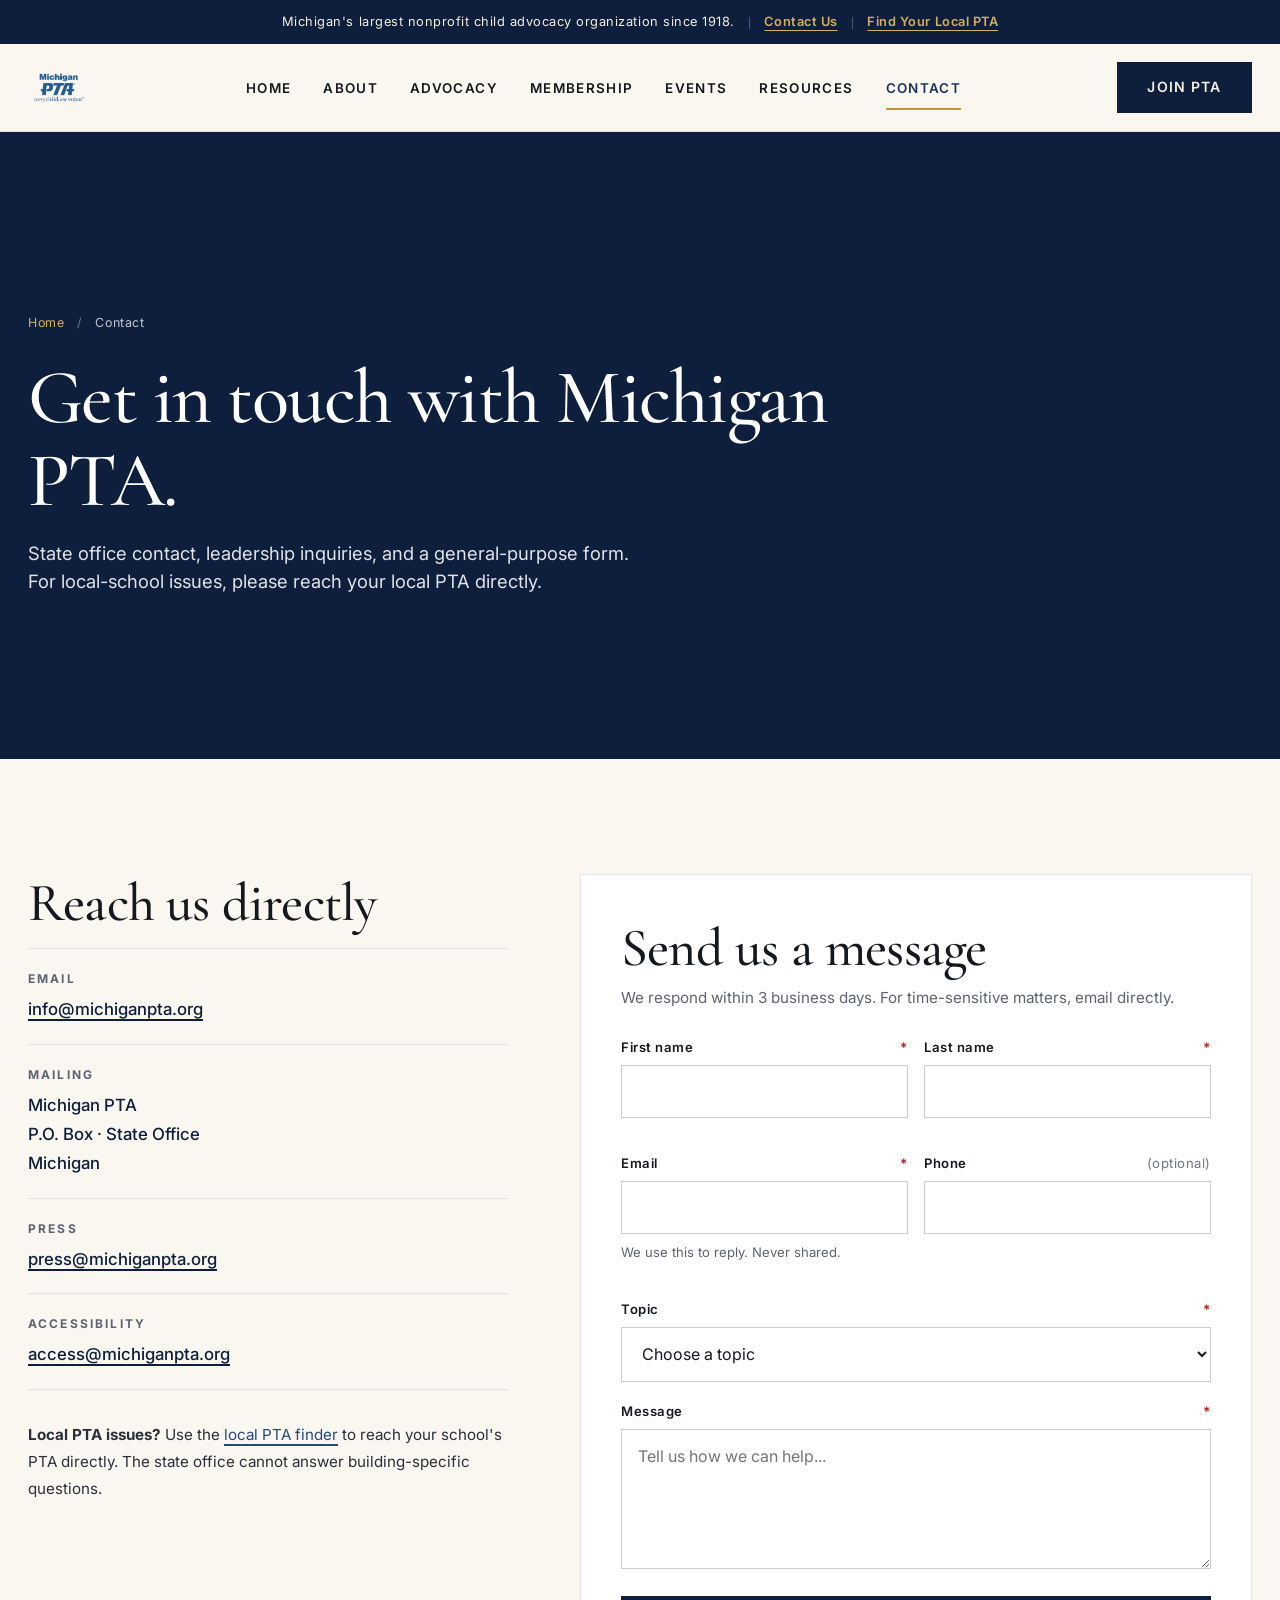
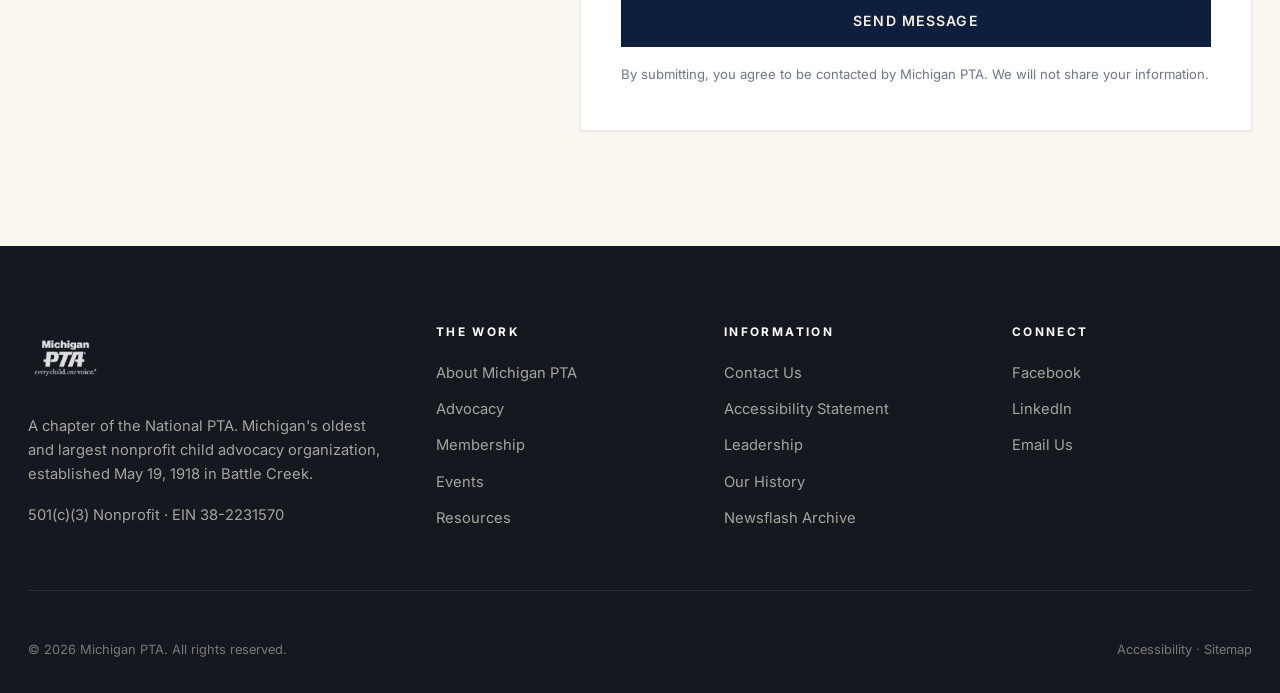
<file: contact/index.html>
<!DOCTYPE html>
<html lang="en">
<head>
<meta charset="UTF-8" />
<meta name="viewport" content="width=device-width, initial-scale=1, viewport-fit=cover" />
<meta name="theme-color" content="#0D1F3D" />
<title>Contact Us | Michigan PTA</title>
<meta name="description" content="Contact Michigan PTA leadership, the state office, or your local PTA. Email, mailing address, and an accessible contact form." />
<meta name="robots" content="index, follow" />
<link rel="canonical" href="https://michigan-pta-preview.vercel.app/contact/" />
<meta property="og:type" content="website" />
<meta property="og:title" content="Contact Michigan PTA" />
<meta property="og:description" content="Reach the state office, leadership, or your local PTA." />
<meta property="og:url" content="https://michigan-pta-preview.vercel.app/contact/" />
<meta property="og:image" content="https://michigan-pta-preview.vercel.app/img/hero-kids.jpg" />
<meta property="og:image:width" content="1920" />
<meta property="og:image:height" content="1080" />
<meta property="og:image:alt" content="Four children of diverse backgrounds smiling together in a Michigan classroom." />
<meta name="twitter:card" content="summary_large_image" />
<meta name="twitter:image" content="https://michigan-pta-preview.vercel.app/img/hero-kids.jpg" />
<link rel="manifest" href="/manifest.json" />
<link rel="icon" type="image/png" href="/img/logo-mark.png" />
<link rel="apple-touch-icon" href="/img/logo-mark.png" />
<link rel="preconnect" href="https://fonts.googleapis.com" />
<link rel="preconnect" href="https://fonts.gstatic.com" crossorigin />
<link rel="stylesheet" href="https://fonts.googleapis.com/css2?family=Cormorant+Garamond:ital,wght@0,400;0,500;0,600;0,700;1,400;1,500;1,600&family=Lora:ital,wght@0,400;0,500;0,600;0,700&family=Inter:wght@400;500;600;700&display=swap" />
<link rel="stylesheet" href="/css/style.css" />
</head>
<body>
<a class="skip-link" href="#main">Skip to main content</a>
<div class="util" role="region" aria-label="Site utility bar">Michigan's largest nonprofit child advocacy organization since 1918.<span class="util-sep hide-sm" aria-hidden="true"></span><a class="hide-sm" href="/contact/">Contact Us</a><span class="util-sep" aria-hidden="true"></span><a href="/about/#find-local-pta">Find Your Local PTA</a></div>

<header class="header" id="header">
  <div class="header-inner">
    <a href="/" class="brand" aria-label="Michigan PTA home"><span class="brand-mark"><img src="/img/logo-mark.png" alt="Michigan PTA. Every child. One voice." /></span></a>
    <nav aria-label="Primary"><ul class="nav-links"><li><a href="/">Home</a></li><li><a href="/about/">About</a></li><li><a href="/advocacy/">Advocacy</a></li><li><a href="/membership/">Membership</a></li><li><a href="/events/">Events</a></li><li><a href="/resources/">Resources</a></li><li><a href="/contact/" aria-current="page">Contact</a></li></ul></nav>
    <div class="header-cta"><a href="/membership/" class="btn btn-primary">Join PTA</a></div>
    <button class="nav-toggle" type="button" aria-expanded="false" aria-controls="header" aria-label="Toggle navigation menu"><span aria-hidden="true">☰</span> Menu</button>
  </div>
</header>

<main id="main">
  <section class="page-header">
    <div class="page-header-inner">
      <nav aria-label="Breadcrumb" class="breadcrumbs"><a href="/">Home</a> <span aria-hidden="true">/</span> Contact</nav>
      <h1>Get in touch with Michigan PTA.</h1>
      <p>State office contact, leadership inquiries, and a general-purpose form. For local-school issues, please reach your local PTA directly.</p>
    </div>
  </section>

  <section>
    <div class="contact-grid">
      <aside aria-label="Contact information">
        <h2 style="margin-bottom: 1rem;">Reach us directly</h2>
        <ul class="contact-info">
          <li><strong>Email</strong><a href="mailto:info@michiganpta.org?subject=Michigan%20PTA%20website%20inquiry">info@michiganpta.org</a></li>
          <li><strong>Mailing</strong><span>Michigan PTA<br>P.O. Box · State Office<br>Michigan</span></li>
          <li><strong>Press</strong><a href="mailto:press@michiganpta.org?subject=Media%20inquiry">press@michiganpta.org</a></li>
          <li><strong>Accessibility</strong><a href="mailto:access@michiganpta.org?subject=Accessibility%20feedback">access@michiganpta.org</a></li>
        </ul>
        <p style="margin-top: 2rem; font-size: 0.95rem;"><strong>Local PTA issues?</strong> Use the <a href="/about/#find-local-pta">local PTA finder</a> to reach your school's PTA directly. The state office cannot answer building-specific questions.</p>
      </aside>

      <form class="form-card" id="contactForm" novalidate aria-labelledby="contact-form-heading">
        <h2 id="contact-form-heading" style="margin-bottom: 0.5rem;">Send us a message</h2>
        <p style="font-size: 0.95rem; color: var(--muted); margin-bottom: 1.5rem;">We respond within 3 business days. For time-sensitive matters, email directly.</p>

        <div class="form-success" id="formSuccess" hidden role="status" aria-live="polite">
          <strong>Thanks. Your message is on its way.</strong>
          <p style="margin-top: 0.4rem; color: var(--green-deep);">We respond within 3 business days. Check your inbox for a copy of your message.</p>
        </div>

        <div class="form-row">
          <div class="form-field">
            <label for="first-name">First name <span class="req" aria-hidden="true">*</span></label>
            <input id="first-name" name="firstName" type="text" required autocomplete="given-name" aria-required="true" />
            <span class="error" id="first-name-error">Please enter your first name.</span>
          </div>
          <div class="form-field">
            <label for="last-name">Last name <span class="req" aria-hidden="true">*</span></label>
            <input id="last-name" name="lastName" type="text" required autocomplete="family-name" aria-required="true" />
            <span class="error" id="last-name-error">Please enter your last name.</span>
          </div>
        </div>

        <div class="form-row">
          <div class="form-field">
            <label for="email">Email <span class="req" aria-hidden="true">*</span></label>
            <input id="email" name="email" type="email" required autocomplete="email" inputmode="email" aria-required="true" aria-describedby="email-help" />
            <span class="help" id="email-help">We use this to reply. Never shared.</span>
            <span class="error" id="email-error">Please enter a valid email address.</span>
          </div>
          <div class="form-field">
            <label for="phone">Phone <span style="color: var(--muted-2); font-weight: 400;">(optional)</span></label>
            <input id="phone" name="phone" type="tel" autocomplete="tel" inputmode="tel" />
          </div>
        </div>

        <div class="form-field full">
          <label for="topic">Topic <span class="req" aria-hidden="true">*</span></label>
          <select id="topic" name="topic" required aria-required="true">
            <option value="">Choose a topic</option>
            <option value="general">General inquiry</option>
            <option value="advocacy">Advocacy / legislative</option>
            <option value="membership">Membership questions</option>
            <option value="events">Events &amp; training</option>
            <option value="resources">Resources / library access</option>
            <option value="press">Press / media</option>
            <option value="accessibility">Accessibility feedback</option>
            <option value="other">Something else</option>
          </select>
          <span class="error" id="topic-error">Please choose a topic.</span>
        </div>

        <div class="form-field full">
          <label for="message">Message <span class="req" aria-hidden="true">*</span></label>
          <textarea id="message" name="message" required aria-required="true" placeholder="Tell us how we can help..."></textarea>
          <span class="error" id="message-error">Please enter your message.</span>
        </div>

        <button type="submit" class="btn btn-primary form-submit">Send Message</button>
        <p style="font-size: 0.82rem; color: var(--muted-2); margin-top: 1rem;">By submitting, you agree to be contacted by Michigan PTA. We will not share your information.</p>
      </form>
    </div>
  </section>
</main>

<footer class="footer" role="contentinfo">
  <div class="footer-inner">
    <div class="footer-grid">
      <div><img src="/img/logo-mark.png" alt="Michigan PTA" class="footer-brand-mark" /><p>A chapter of the National PTA. Michigan's oldest and largest nonprofit child advocacy organization, established May 19, 1918 in Battle Creek.</p><p style="margin-top: 1rem;">501(c)(3) Nonprofit · EIN 38-2231570</p></div>
      <div><h2>The Work</h2><ul><li><a href="/about/">About Michigan PTA</a></li><li><a href="/advocacy/">Advocacy</a></li><li><a href="/membership/">Membership</a></li><li><a href="/events/">Events</a></li><li><a href="/resources/">Resources</a></li></ul></div>
      <div><h2>Information</h2><ul><li><a href="/contact/">Contact Us</a></li><li><a href="/accessibility/">Accessibility Statement</a></li><li><a href="/about/#leadership">Leadership</a></li><li><a href="/about/#our-history">Our History</a></li><li><a href="/resources/newsflash/">Newsflash Archive</a></li></ul></div>
      <div><h2>Connect</h2><ul><li><a href="https://www.facebook.com/everychildonevoice/" rel="noopener noreferrer external">Facebook</a></li><li><a href="https://www.linkedin.com/company/michigan-pta" rel="noopener noreferrer external">LinkedIn</a></li><li><a href="mailto:info@michiganpta.org?subject=Michigan%20PTA%20website%20inquiry">Email Us</a></li></ul></div>
    </div>
    <div class="footer-bottom"><div>&copy; 2026 Michigan PTA. All rights reserved.</div><div><a href="/accessibility/">Accessibility</a><span aria-hidden="true"> · </span><a href="/sitemap.xml">Sitemap</a></div></div>
  </div>
</footer>

<script>
(function(){
  var h=document.getElementById('header'),t=h.querySelector('.nav-toggle');
  if(t){t.addEventListener('click',function(){var o=h.classList.toggle('open');t.setAttribute('aria-expanded',o?'true':'false');});h.querySelectorAll('.nav-links a').forEach(function(a){a.addEventListener('click',function(){h.classList.remove('open');t.setAttribute('aria-expanded','false');});});}

  // Contact form with accessible validation and inline success
  var form = document.getElementById('contactForm');
  if (!form) return;
  var success = document.getElementById('formSuccess');

  function setError(field, hasError) {
    var wrap = field.closest('.form-field');
    if (hasError) {
      wrap.classList.add('has-error');
      field.setAttribute('aria-invalid', 'true');
      field.setAttribute('aria-describedby', field.id + '-error');
    } else {
      wrap.classList.remove('has-error');
      field.removeAttribute('aria-invalid');
    }
  }

  form.querySelectorAll('input, select, textarea').forEach(function(f) {
    f.addEventListener('blur', function() {
      if (f.required) setError(f, !f.checkValidity());
    });
    f.addEventListener('input', function() {
      if (f.getAttribute('aria-invalid') === 'true' && f.checkValidity()) setError(f, false);
    });
  });

  form.addEventListener('submit', function(e) {
    e.preventDefault();
    var firstInvalid = null;
    form.querySelectorAll('[required]').forEach(function(f) {
      var ok = f.checkValidity();
      setError(f, !ok);
      if (!ok && !firstInvalid) firstInvalid = f;
    });
    if (firstInvalid) { firstInvalid.focus(); return; }

    var btn = form.querySelector('button[type="submit"]');
    btn.disabled = true;
    btn.textContent = 'Sending…';
    setTimeout(function() {
      success.hidden = false;
      success.scrollIntoView({ behavior: 'smooth', block: 'nearest' });
      btn.disabled = false;
      btn.textContent = 'Send Message';
      form.reset();
    }, 700);
  });
})();
</script>
</body>
</html>
</file>
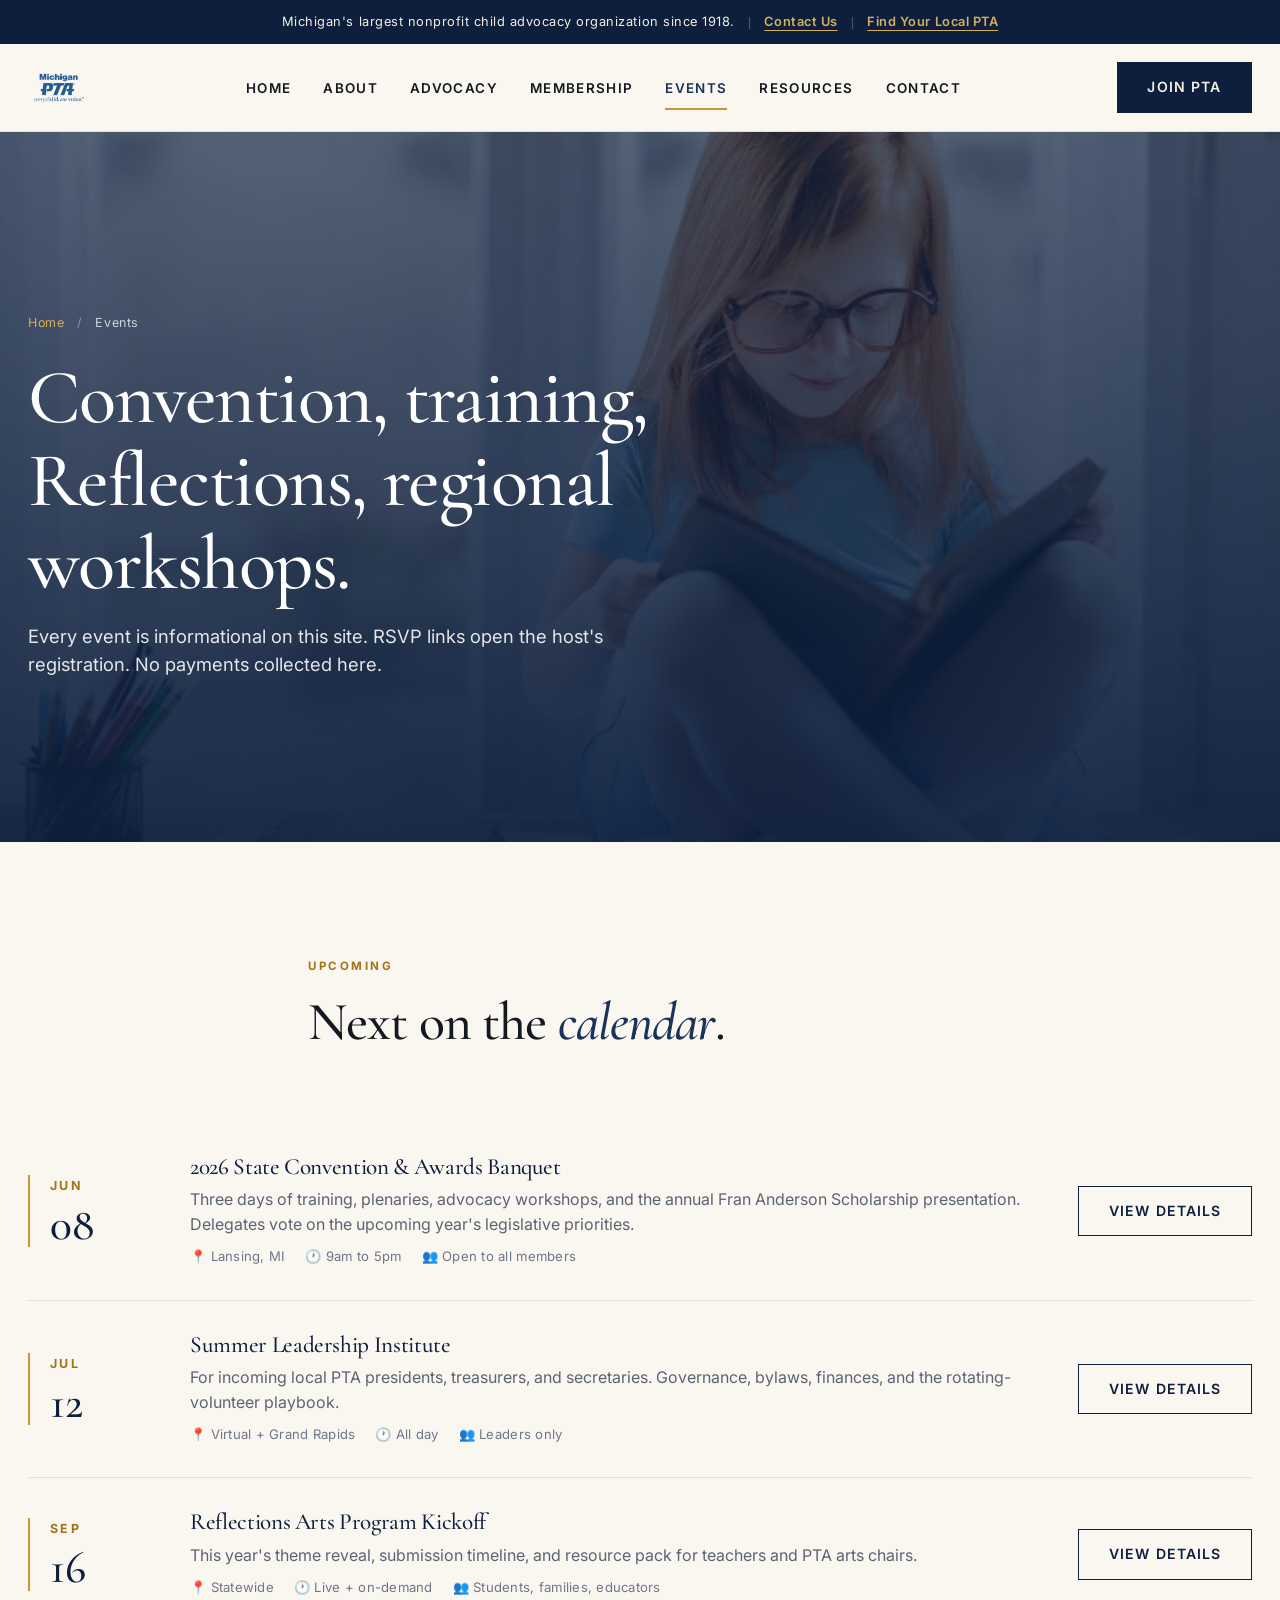
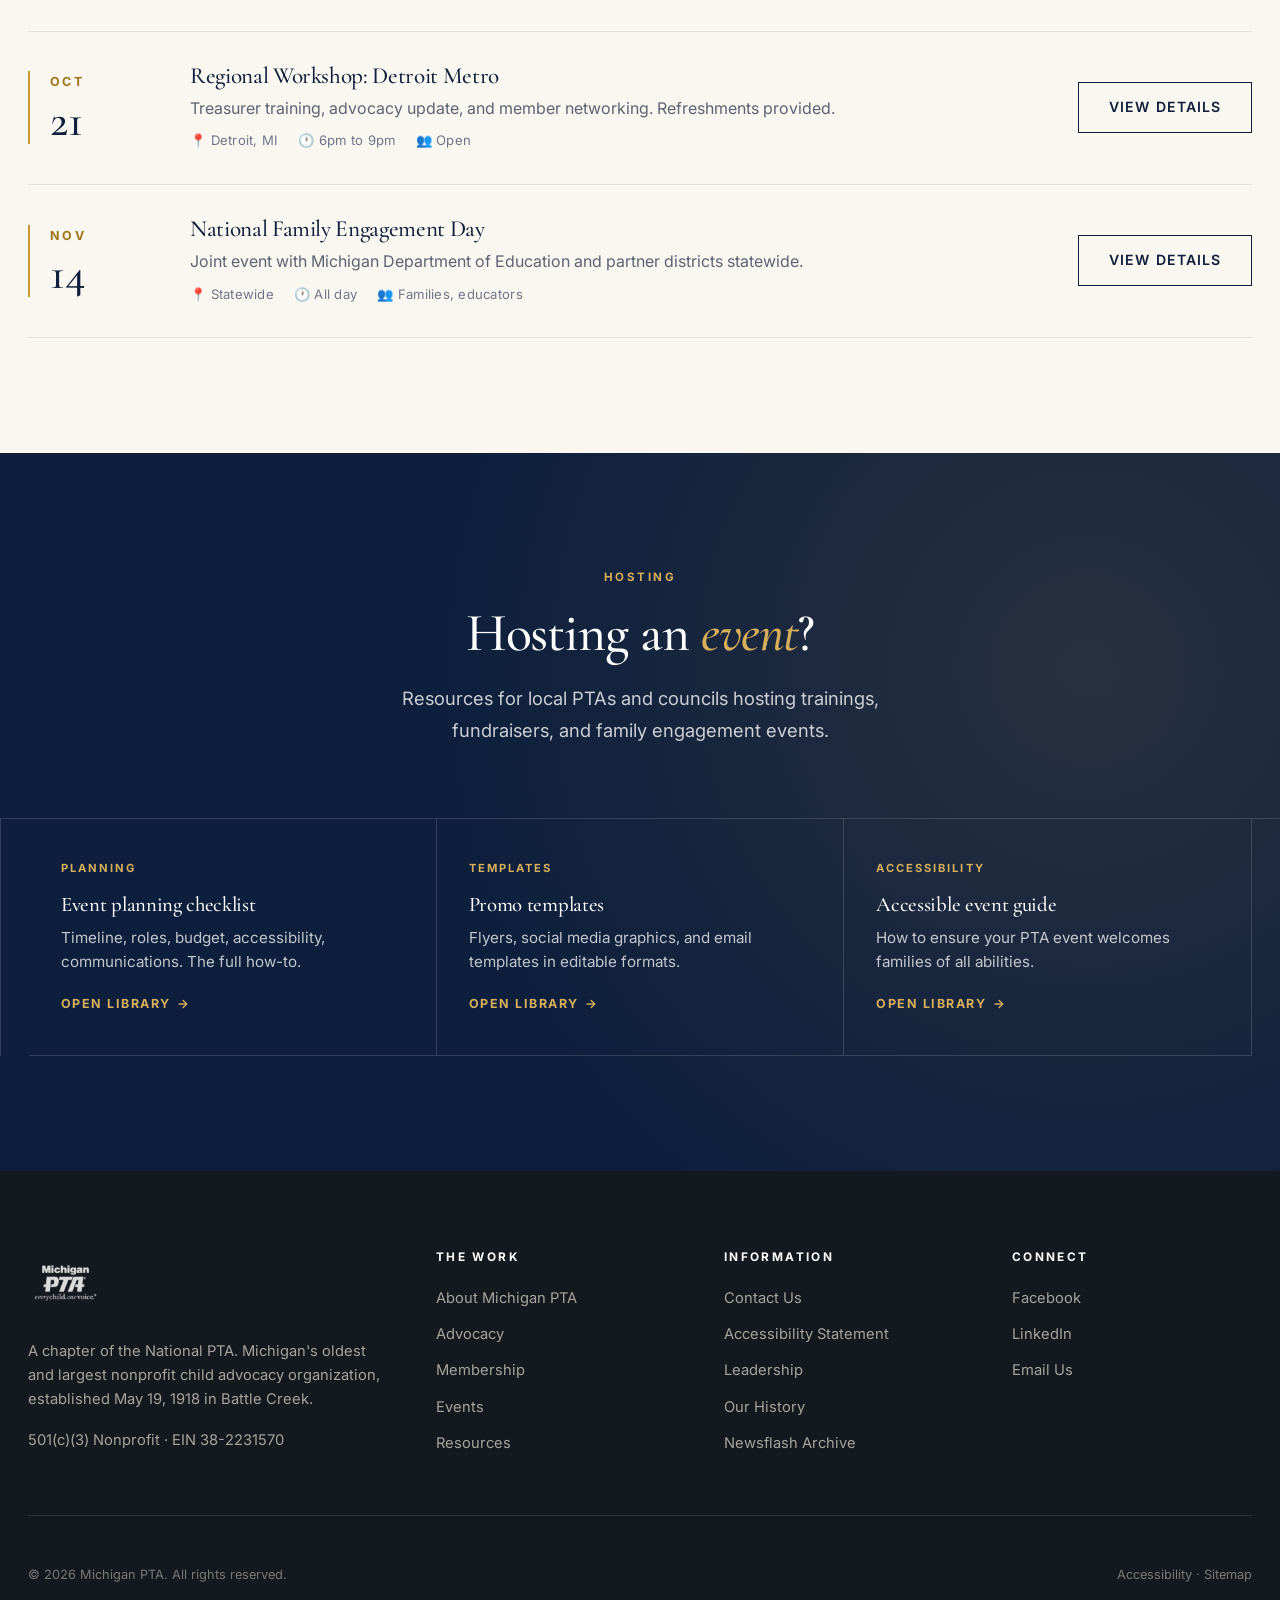
<file: events/index.html>
<!DOCTYPE html>
<html lang="en">
<head>
<meta charset="UTF-8" />
<meta name="viewport" content="width=device-width, initial-scale=1, viewport-fit=cover" />
<meta name="theme-color" content="#0D1F3D" />
<title>Events | Michigan PTA | Convention, Training, Reflections</title>
<meta name="description" content="Michigan PTA events calendar: State Convention, Summer Leadership Institute, Reflections arts program, regional workshops and training across Michigan." />
<meta name="robots" content="index, follow" />
<link rel="canonical" href="https://michigan-pta-preview.vercel.app/events/" />
<meta property="og:type" content="website" />
<meta property="og:title" content="Events | Michigan PTA" />
<meta property="og:description" content="State Convention, training, Reflections, and regional workshops." />
<meta property="og:url" content="https://michigan-pta-preview.vercel.app/events/" />
<meta property="og:image" content="https://michigan-pta-preview.vercel.app/img/hero-kids.jpg" />
<meta property="og:image:width" content="1920" />
<meta property="og:image:height" content="1080" />
<meta property="og:image:alt" content="Four children of diverse backgrounds smiling together in a Michigan classroom." />
<meta name="twitter:card" content="summary_large_image" />
<meta name="twitter:image" content="https://michigan-pta-preview.vercel.app/img/hero-kids.jpg" />
<link rel="manifest" href="/manifest.json" />
<link rel="icon" type="image/png" href="/img/logo-mark.png" />
<link rel="apple-touch-icon" href="/img/logo-mark.png" />
<link rel="preconnect" href="https://fonts.googleapis.com" />
<link rel="preconnect" href="https://fonts.gstatic.com" crossorigin />
<link rel="stylesheet" href="https://fonts.googleapis.com/css2?family=Cormorant+Garamond:ital,wght@0,400;0,500;0,600;0,700;1,400;1,500;1,600&family=Lora:ital,wght@0,400;0,500;0,600;0,700&family=Inter:wght@400;500;600;700&display=swap" />
<link rel="stylesheet" href="/css/style.css" />
</head>
<body>
<a class="skip-link" href="#main">Skip to main content</a>
<div class="util" role="region" aria-label="Site utility bar">Michigan's largest nonprofit child advocacy organization since 1918.<span class="util-sep hide-sm" aria-hidden="true"></span><a class="hide-sm" href="/contact/">Contact Us</a><span class="util-sep" aria-hidden="true"></span><a href="/about/#find-local-pta">Find Your Local PTA</a></div>

<header class="header" id="header">
  <div class="header-inner">
    <a href="/" class="brand" aria-label="Michigan PTA home"><span class="brand-mark"><img src="/img/logo-mark.png" alt="Michigan PTA. Every child. One voice." /></span></a>
    <nav aria-label="Primary"><ul class="nav-links"><li><a href="/">Home</a></li><li><a href="/about/">About</a></li><li><a href="/advocacy/">Advocacy</a></li><li><a href="/membership/">Membership</a></li><li><a href="/events/" aria-current="page">Events</a></li><li><a href="/resources/">Resources</a></li><li><a href="/contact/">Contact</a></li></ul></nav>
    <div class="header-cta"><a href="/membership/" class="btn btn-primary">Join PTA</a></div>
    <button class="nav-toggle" type="button" aria-expanded="false" aria-controls="header" aria-label="Toggle navigation menu"><span aria-hidden="true">☰</span> Menu</button>
  </div>
</header>

<main id="main">
  <section class="page-header"><div class="page-header-bg" aria-hidden="true"><img src="/img/girl-reading.png" alt="" /></div><div class="page-header-inner"><nav aria-label="Breadcrumb" class="breadcrumbs"><a href="/">Home</a> <span aria-hidden="true">/</span> Events</nav><h1>Convention, training, Reflections, regional workshops.</h1>
      <p>Every event is informational on this site. RSVP links open the host's registration. No payments collected here.</p>
    </div>
  </section>

  <section>
    <div class="container">
      <div class="section-head" style="text-align: left;">
        <span class="eyebrow">Upcoming</span>
        <h2 style="margin-bottom: 0.5rem;">Next on the <em>calendar</em>.</h2>
      </div>
      <article class="event-row">
        <div class="event-date" aria-label="June 8, 2026"><span class="month">Jun</span><span class="day">08</span></div>
        <div class="event-body">
          <h3>2026 State Convention &amp; Awards Banquet</h3>
          <p>Three days of training, plenaries, advocacy workshops, and the annual Fran Anderson Scholarship presentation. Delegates vote on the upcoming year's legislative priorities.</p>
          <div class="event-meta"><span>📍 Lansing, MI</span><span>🕐 9am to 5pm</span><span>👥 Open to all members</span></div>
        </div>
        <a href="/events/state-convention-2026/" class="btn btn-outline">View Details</a>
      </article>
      <article class="event-row">
        <div class="event-date" aria-label="July 12, 2026"><span class="month">Jul</span><span class="day">12</span></div>
        <div class="event-body">
          <h3>Summer Leadership Institute</h3>
          <p>For incoming local PTA presidents, treasurers, and secretaries. Governance, bylaws, finances, and the rotating-volunteer playbook.</p>
          <div class="event-meta"><span>📍 Virtual + Grand Rapids</span><span>🕐 All day</span><span>👥 Leaders only</span></div>
        </div>
        <a href="/events/summer-leadership-institute/" class="btn btn-outline">View Details</a>
      </article>
      <article class="event-row">
        <div class="event-date" aria-label="September 16, 2026"><span class="month">Sep</span><span class="day">16</span></div>
        <div class="event-body">
          <h3>Reflections Arts Program Kickoff</h3>
          <p>This year's theme reveal, submission timeline, and resource pack for teachers and PTA arts chairs.</p>
          <div class="event-meta"><span>📍 Statewide</span><span>🕐 Live + on-demand</span><span>👥 Students, families, educators</span></div>
        </div>
        <a href="/events/reflections-kickoff/" class="btn btn-outline">View Details</a>
      </article>
      <article class="event-row">
        <div class="event-date" aria-label="October 21, 2026"><span class="month">Oct</span><span class="day">21</span></div>
        <div class="event-body">
          <h3>Regional Workshop: Detroit Metro</h3>
          <p>Treasurer training, advocacy update, and member networking. Refreshments provided.</p>
          <div class="event-meta"><span>📍 Detroit, MI</span><span>🕐 6pm to 9pm</span><span>👥 Open</span></div>
        </div>
        <a href="/events/regional-detroit-oct/" class="btn btn-outline">View Details</a>
      </article>
      <article class="event-row">
        <div class="event-date" aria-label="November 14, 2026"><span class="month">Nov</span><span class="day">14</span></div>
        <div class="event-body">
          <h3>National Family Engagement Day</h3>
          <p>Joint event with Michigan Department of Education and partner districts statewide.</p>
          <div class="event-meta"><span>📍 Statewide</span><span>🕐 All day</span><span>👥 Families, educators</span></div>
        </div>
        <a href="/events/family-engagement-day-2026/" class="btn btn-outline">View Details</a>
      </article>
    </div>
  </section>

  <section class="resources" aria-labelledby="hosting-heading">
    <div class="section-head">
      <span class="eyebrow">Hosting</span>
      <h2 id="hosting-heading">Hosting an <em>event</em>?</h2>
      <p>Resources for local PTAs and councils hosting trainings, fundraisers, and family engagement events.</p>
    </div>
    <div class="resources-grid">
      <a href="/resources/event-planning/" class="resource-card"><span class="resource-card-tag">Planning</span><h3>Event planning checklist</h3><p>Timeline, roles, budget, accessibility, communications. The full how-to.</p><span class="resource-card-link">Open library</span></a>
      <a href="/resources/event-templates/" class="resource-card"><span class="resource-card-tag">Templates</span><h3>Promo templates</h3><p>Flyers, social media graphics, and email templates in editable formats.</p><span class="resource-card-link">Open library</span></a>
      <a href="/resources/accessibility-events/" class="resource-card"><span class="resource-card-tag">Accessibility</span><h3>Accessible event guide</h3><p>How to ensure your PTA event welcomes families of all abilities.</p><span class="resource-card-link">Open library</span></a>
    </div>
  </section>
</main>

<footer class="footer" role="contentinfo">
  <div class="footer-inner">
    <div class="footer-grid">
      <div><img src="/img/logo-mark.png" alt="Michigan PTA" class="footer-brand-mark" /><p>A chapter of the National PTA. Michigan's oldest and largest nonprofit child advocacy organization, established May 19, 1918 in Battle Creek.</p><p style="margin-top: 1rem;">501(c)(3) Nonprofit · EIN 38-2231570</p></div>
      <div><h2>The Work</h2><ul><li><a href="/about/">About Michigan PTA</a></li><li><a href="/advocacy/">Advocacy</a></li><li><a href="/membership/">Membership</a></li><li><a href="/events/">Events</a></li><li><a href="/resources/">Resources</a></li></ul></div>
      <div><h2>Information</h2><ul><li><a href="/contact/">Contact Us</a></li><li><a href="/accessibility/">Accessibility Statement</a></li><li><a href="/about/#leadership">Leadership</a></li><li><a href="/about/#our-history">Our History</a></li><li><a href="/resources/newsflash/">Newsflash Archive</a></li></ul></div>
      <div><h2>Connect</h2><ul><li><a href="https://www.facebook.com/everychildonevoice/" rel="noopener noreferrer external">Facebook</a></li><li><a href="https://www.linkedin.com/company/michigan-pta" rel="noopener noreferrer external">LinkedIn</a></li><li><a href="mailto:info@michiganpta.org?subject=Michigan%20PTA%20website%20inquiry">Email Us</a></li></ul></div>
    </div>
    <div class="footer-bottom"><div>&copy; 2026 Michigan PTA. All rights reserved.</div><div><a href="/accessibility/">Accessibility</a><span aria-hidden="true"> · </span><a href="/sitemap.xml">Sitemap</a></div></div>
  </div>
</footer>
<script>(function(){var h=document.getElementById('header'),t=h.querySelector('.nav-toggle');if(t){t.addEventListener('click',function(){var o=h.classList.toggle('open');t.setAttribute('aria-expanded',o?'true':'false');});h.querySelectorAll('.nav-links a').forEach(function(a){a.addEventListener('click',function(){h.classList.remove('open');t.setAttribute('aria-expanded','false');});});}})();</script>
</body>
</html>
</file>
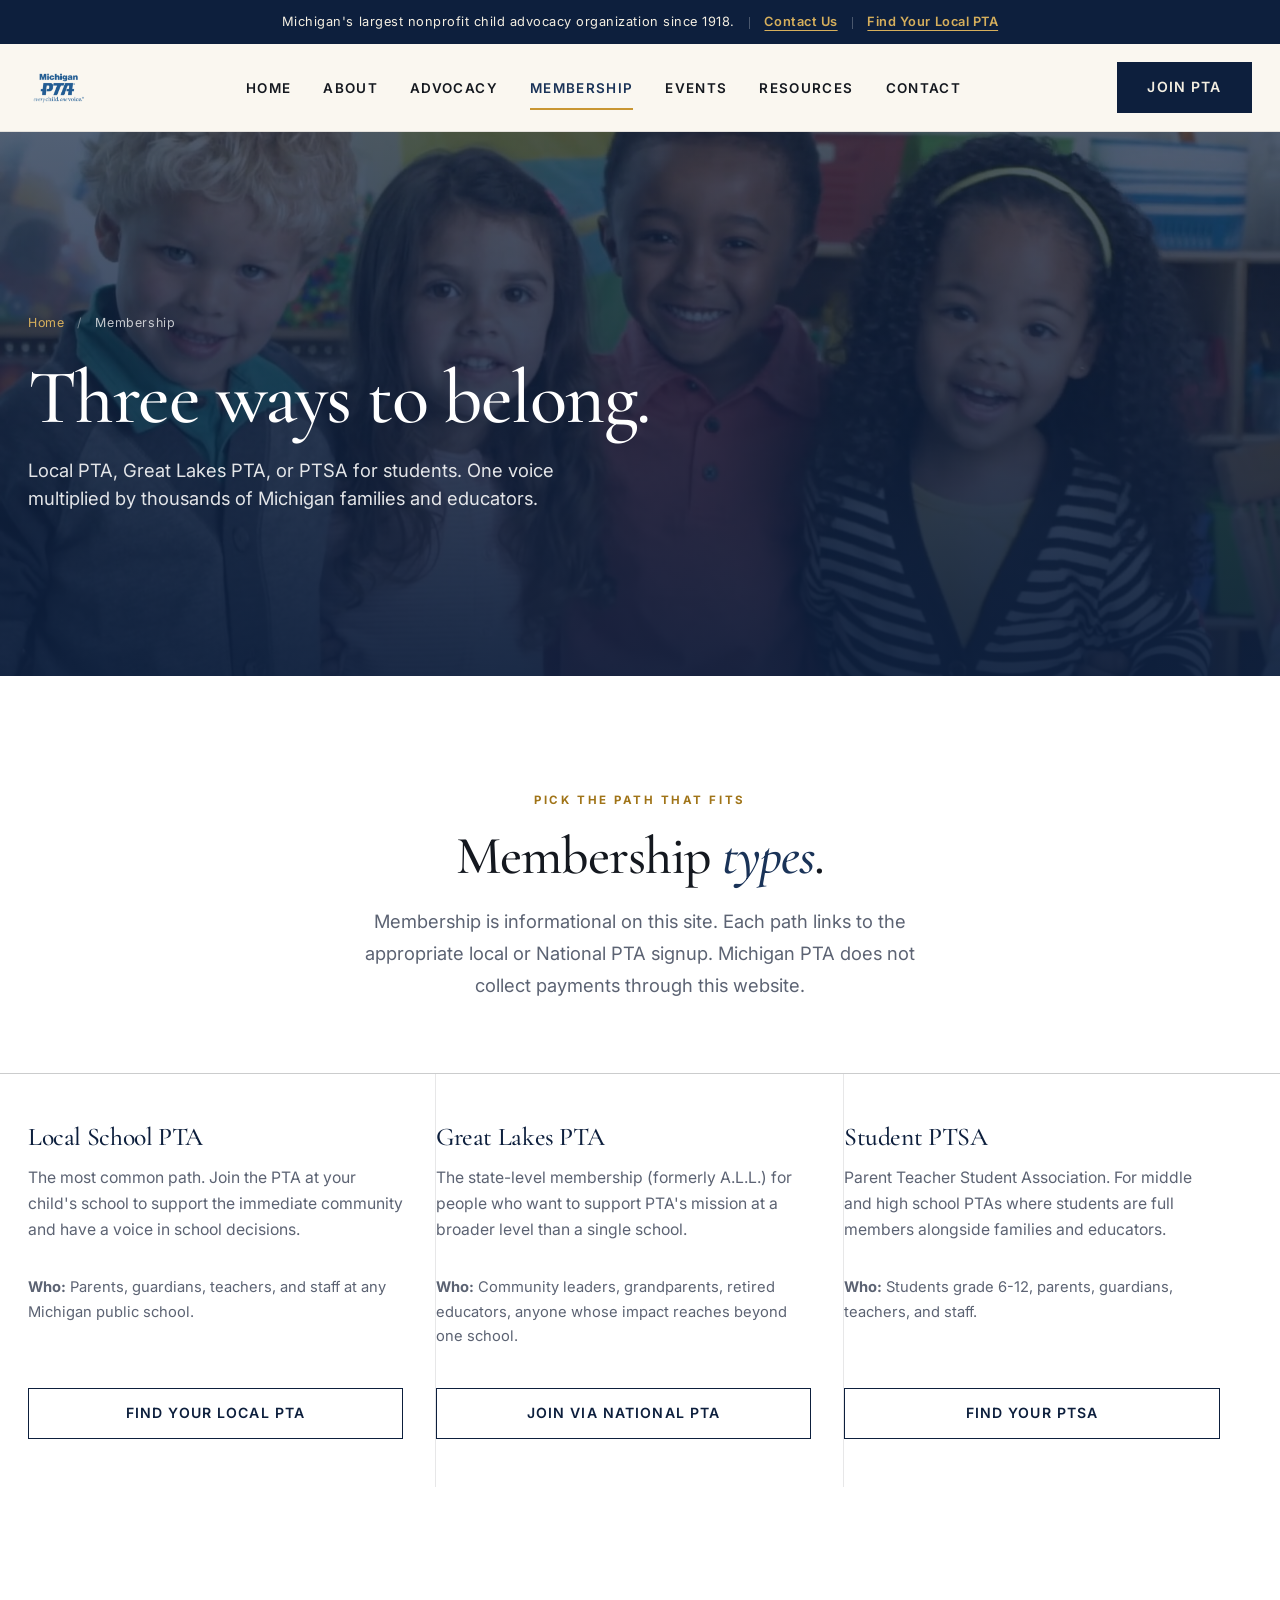
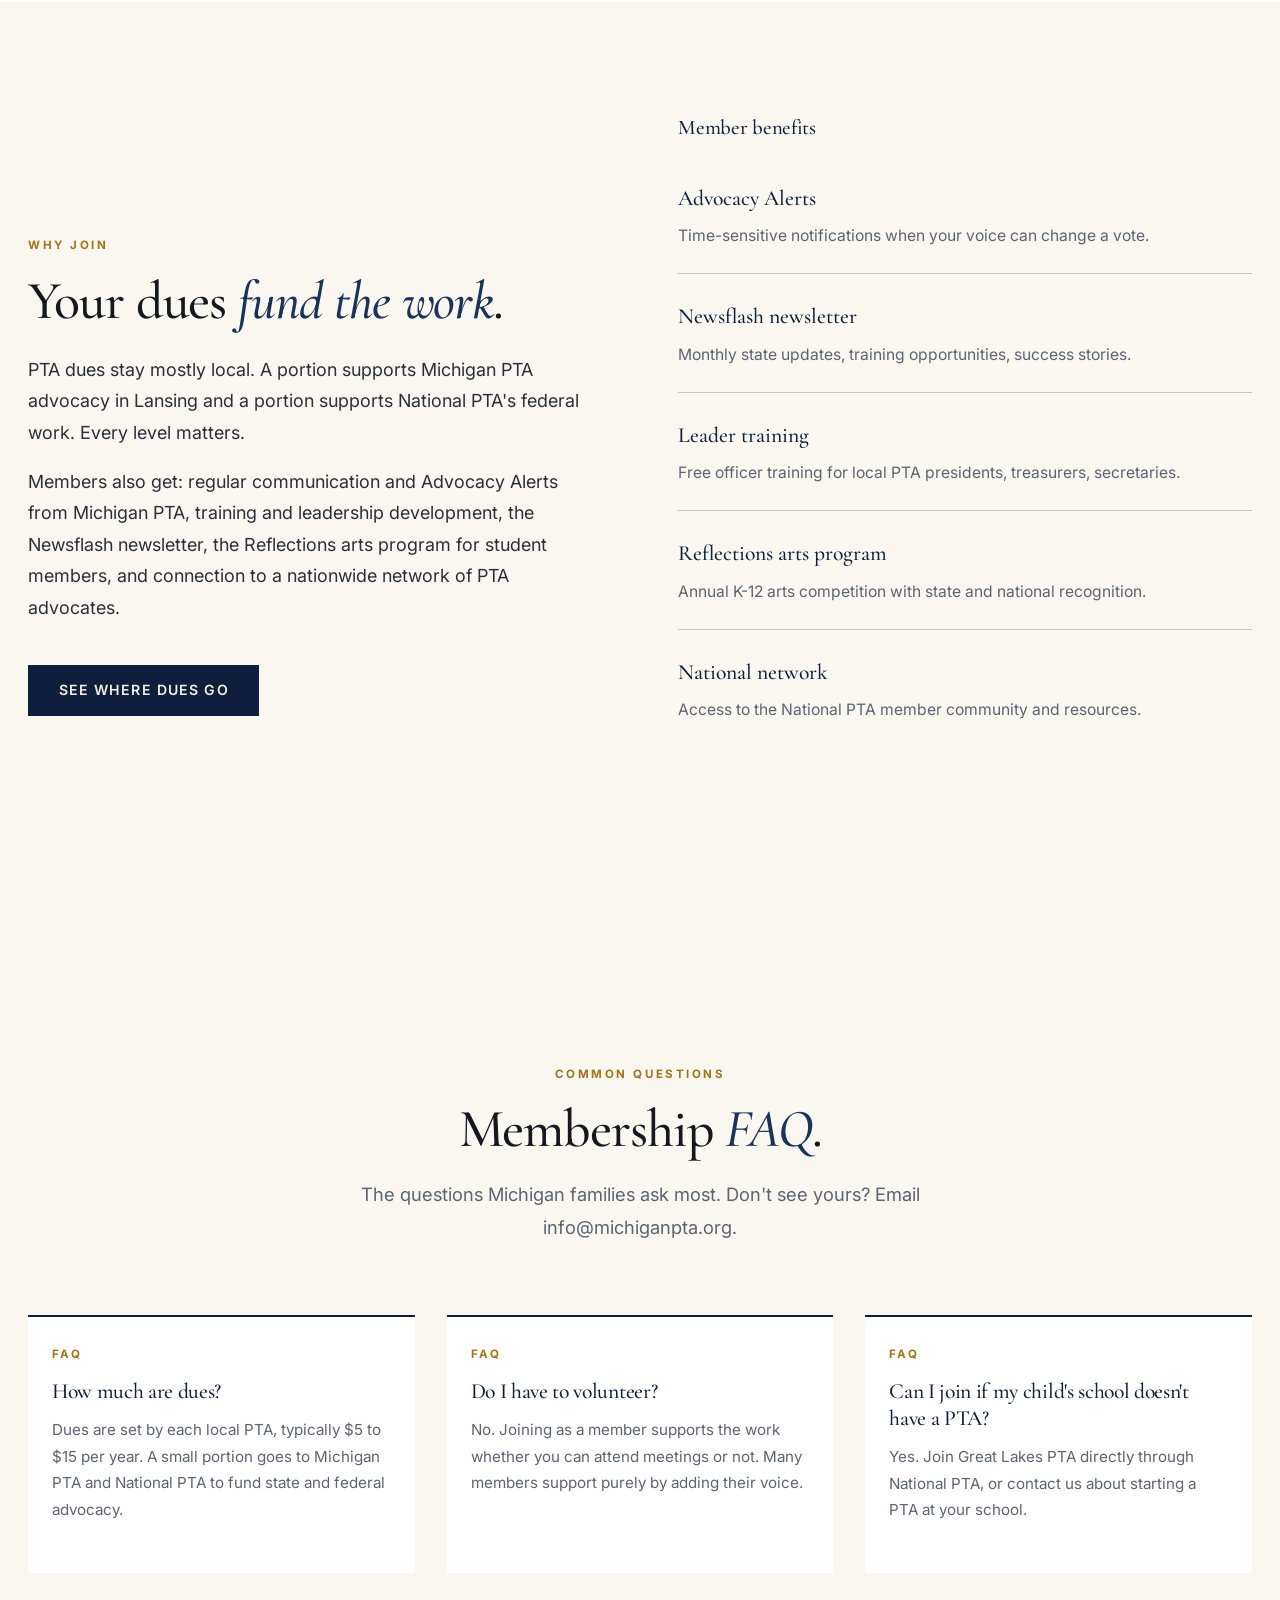
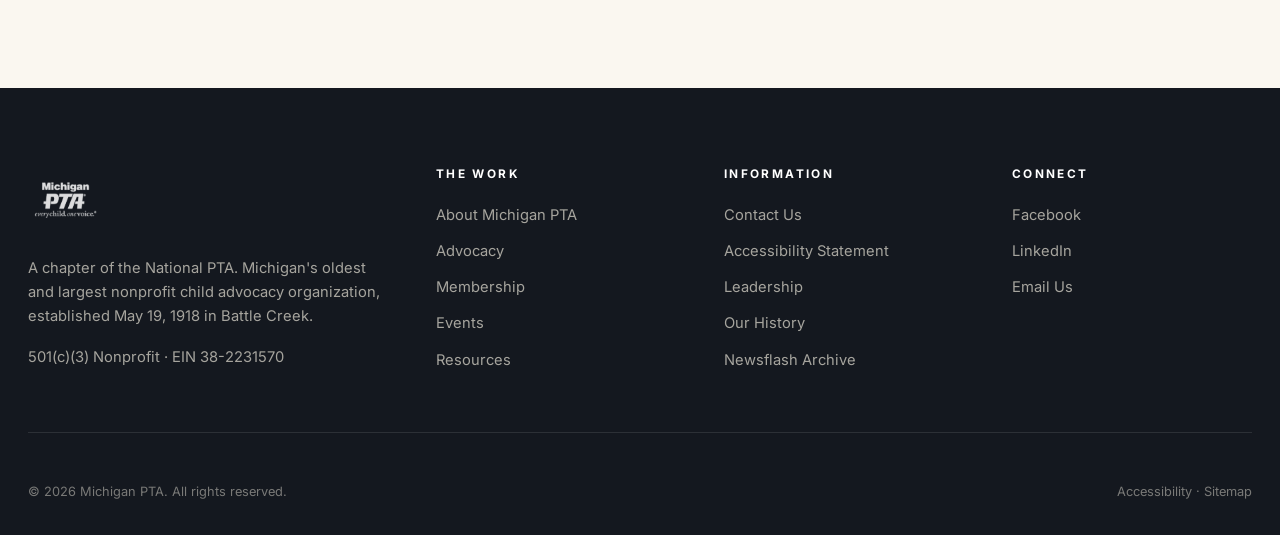
<file: membership/index.html>
<!DOCTYPE html>
<html lang="en">
<head>
<meta charset="UTF-8" />
<meta name="viewport" content="width=device-width, initial-scale=1, viewport-fit=cover" />
<meta name="theme-color" content="#0D1F3D" />
<title>Membership | Michigan PTA | Join Your Local PTA or Great Lakes PTA</title>
<meta name="description" content="Three ways to belong to Michigan PTA: local school PTA, Great Lakes PTA (state-level), and PTSA for students. Member benefits, who can join, and how memberships fund advocacy." />
<meta name="robots" content="index, follow" />
<link rel="canonical" href="https://michigan-pta-preview.vercel.app/membership/" />
<meta property="og:type" content="website" />
<meta property="og:title" content="Membership | Michigan PTA" />
<meta property="og:description" content="Three ways to join Michigan PTA. Local, state, and student memberships." />
<meta property="og:url" content="https://michigan-pta-preview.vercel.app/membership/" />
<meta property="og:image" content="https://michigan-pta-preview.vercel.app/img/hero-kids.jpg" />
<meta property="og:image:width" content="1920" />
<meta property="og:image:height" content="1080" />
<meta property="og:image:alt" content="Four children of diverse backgrounds smiling together in a Michigan classroom." />
<meta name="twitter:card" content="summary_large_image" />
<meta name="twitter:image" content="https://michigan-pta-preview.vercel.app/img/hero-kids.jpg" />
<link rel="manifest" href="/manifest.json" />
<link rel="icon" type="image/png" href="/img/logo-mark.png" />
<link rel="apple-touch-icon" href="/img/logo-mark.png" />
<link rel="preconnect" href="https://fonts.googleapis.com" />
<link rel="preconnect" href="https://fonts.gstatic.com" crossorigin />
<link rel="stylesheet" href="https://fonts.googleapis.com/css2?family=Cormorant+Garamond:ital,wght@0,400;0,500;0,600;0,700;1,400;1,500;1,600&family=Lora:ital,wght@0,400;0,500;0,600;0,700&family=Inter:wght@400;500;600;700&display=swap" />
<link rel="stylesheet" href="/css/style.css" />
</head>
<body>
<a class="skip-link" href="#main">Skip to main content</a>
<div class="util" role="region" aria-label="Site utility bar">Michigan's largest nonprofit child advocacy organization since 1918.<span class="util-sep hide-sm" aria-hidden="true"></span><a class="hide-sm" href="/contact/">Contact Us</a><span class="util-sep" aria-hidden="true"></span><a href="/about/#find-local-pta">Find Your Local PTA</a></div>

<header class="header" id="header">
  <div class="header-inner">
    <a href="/" class="brand" aria-label="Michigan PTA home"><span class="brand-mark"><img src="/img/logo-mark.png" alt="Michigan PTA. Every child. One voice." /></span></a>
    <nav aria-label="Primary"><ul class="nav-links"><li><a href="/">Home</a></li><li><a href="/about/">About</a></li><li><a href="/advocacy/">Advocacy</a></li><li><a href="/membership/" aria-current="page">Membership</a></li><li><a href="/events/">Events</a></li><li><a href="/resources/">Resources</a></li><li><a href="/contact/">Contact</a></li></ul></nav>
    <div class="header-cta"><a href="/membership/" class="btn btn-primary">Join PTA</a></div>
    <button class="nav-toggle" type="button" aria-expanded="false" aria-controls="header" aria-label="Toggle navigation menu"><span aria-hidden="true">☰</span> Menu</button>
  </div>
</header>

<main id="main">
  <section class="page-header"><div class="page-header-bg" aria-hidden="true"><img src="/img/hero-kids.jpg" alt="" /></div><div class="page-header-inner"><nav aria-label="Breadcrumb" class="breadcrumbs"><a href="/">Home</a> <span aria-hidden="true">/</span> Membership</nav><h1>Three ways to belong.</h1>
      <p>Local PTA, Great Lakes PTA, or PTSA for students. One voice multiplied by thousands of Michigan families and educators.</p>
    </div>
  </section>

  <section class="pillars" aria-labelledby="types-heading">
    <div class="section-head">
      <span class="eyebrow">Pick the path that fits</span>
      <h2 id="types-heading">Membership <em>types</em>.</h2>
      <p>Membership is informational on this site. Each path links to the appropriate local or National PTA signup. Michigan PTA does not collect payments through this website.</p>
    </div>
    <div class="pillars-grid" style="grid-template-columns: repeat(3, 1fr);">
      <article class="pillar" style="cursor: default;">
        <h3>Local School PTA</h3>
        <p>The most common path. Join the PTA at your child's school to support the immediate community and have a voice in school decisions.</p>
        <p style="font-size: 0.92rem; margin-top: 0.5rem;"><strong>Who:</strong> Parents, guardians, teachers, and staff at any Michigan public school.</p>
        <a href="/about/#find-local-pta" class="btn btn-outline" style="margin-top: 1rem;">Find Your Local PTA</a>
      </article>
      <article class="pillar" style="cursor: default;">
        <h3>Great Lakes PTA</h3>
        <p>The state-level membership (formerly A.L.L.) for people who want to support PTA's mission at a broader level than a single school.</p>
        <p style="font-size: 0.92rem; margin-top: 0.5rem;"><strong>Who:</strong> Community leaders, grandparents, retired educators, anyone whose impact reaches beyond one school.</p>
        <a href="https://www.pta.org/" rel="noopener noreferrer external" class="btn btn-outline" style="margin-top: 1rem;">Join via National PTA</a>
      </article>
      <article class="pillar" style="cursor: default;">
        <h3>Student PTSA</h3>
        <p>Parent Teacher Student Association. For middle and high school PTAs where students are full members alongside families and educators.</p>
        <p style="font-size: 0.92rem; margin-top: 0.5rem;"><strong>Who:</strong> Students grade 6-12, parents, guardians, teachers, and staff.</p>
        <a href="/about/#find-local-pta" class="btn btn-outline" style="margin-top: 1rem;">Find Your PTSA</a>
      </article>
    </div>
  </section>

  <section class="split">
    <div class="split-grid">
      <div class="split-text">
        <span class="eyebrow">Why join</span>
        <h2>Your dues <em>fund the work</em>.</h2>
        <p>PTA dues stay mostly local. A portion supports Michigan PTA advocacy in Lansing and a portion supports National PTA's federal work. Every level matters.</p>
        <p>Members also get: regular communication and Advocacy Alerts from Michigan PTA, training and leadership development, the Newsflash newsletter, the Reflections arts program for student members, and connection to a nationwide network of PTA advocates.</p>
        <a href="/advocacy/" class="btn btn-primary">See where dues go</a>
      </div>
      <div class="split-media">
        <h3 style="font-family: var(--font-display); font-size: 1.3rem; margin-bottom: 1rem; color: var(--navy-deep);">Member benefits</h3>
        <ul class="values-list">
          <li><strong>Advocacy Alerts</strong><span>Time-sensitive notifications when your voice can change a vote.</span></li>
          <li><strong>Newsflash newsletter</strong><span>Monthly state updates, training opportunities, success stories.</span></li>
          <li><strong>Leader training</strong><span>Free officer training for local PTA presidents, treasurers, secretaries.</span></li>
          <li><strong>Reflections arts program</strong><span>Annual K-12 arts competition with state and national recognition.</span></li>
          <li><strong>National network</strong><span>Access to the National PTA member community and resources.</span></li>
        </ul>
      </div>
    </div>
  </section>

  <section class="cards" aria-labelledby="faq-heading">
    <div class="section-head">
      <span class="eyebrow">Common questions</span>
      <h2 id="faq-heading">Membership <em>FAQ</em>.</h2>
      <p>The questions Michigan families ask most. Don't see yours? Email info@michiganpta.org.</p>
    </div>
    <div class="cards-grid">
      <div class="card" style="cursor: default;"><div class="card-body"><span class="card-tag">FAQ</span><h3>How much are dues?</h3><p>Dues are set by each local PTA, typically $5 to $15 per year. A small portion goes to Michigan PTA and National PTA to fund state and federal advocacy.</p></div></div>
      <div class="card" style="cursor: default;"><div class="card-body"><span class="card-tag">FAQ</span><h3>Do I have to volunteer?</h3><p>No. Joining as a member supports the work whether you can attend meetings or not. Many members support purely by adding their voice.</p></div></div>
      <div class="card" style="cursor: default;"><div class="card-body"><span class="card-tag">FAQ</span><h3>Can I join if my child's school doesn't have a PTA?</h3><p>Yes. Join Great Lakes PTA directly through National PTA, or contact us about starting a PTA at your school.</p></div></div>
    </div>
  </section>
</main>

<footer class="footer" role="contentinfo">
  <div class="footer-inner">
    <div class="footer-grid">
      <div><img src="/img/logo-mark.png" alt="Michigan PTA" class="footer-brand-mark" /><p>A chapter of the National PTA. Michigan's oldest and largest nonprofit child advocacy organization, established May 19, 1918 in Battle Creek.</p><p style="margin-top: 1rem;">501(c)(3) Nonprofit · EIN 38-2231570</p></div>
      <div><h2>The Work</h2><ul><li><a href="/about/">About Michigan PTA</a></li><li><a href="/advocacy/">Advocacy</a></li><li><a href="/membership/">Membership</a></li><li><a href="/events/">Events</a></li><li><a href="/resources/">Resources</a></li></ul></div>
      <div><h2>Information</h2><ul><li><a href="/contact/">Contact Us</a></li><li><a href="/accessibility/">Accessibility Statement</a></li><li><a href="/about/#leadership">Leadership</a></li><li><a href="/about/#our-history">Our History</a></li><li><a href="/resources/newsflash/">Newsflash Archive</a></li></ul></div>
      <div><h2>Connect</h2><ul><li><a href="https://www.facebook.com/everychildonevoice/" rel="noopener noreferrer external">Facebook</a></li><li><a href="https://www.linkedin.com/company/michigan-pta" rel="noopener noreferrer external">LinkedIn</a></li><li><a href="mailto:info@michiganpta.org?subject=Michigan%20PTA%20website%20inquiry">Email Us</a></li></ul></div>
    </div>
    <div class="footer-bottom"><div>&copy; 2026 Michigan PTA. All rights reserved.</div><div><a href="/accessibility/">Accessibility</a><span aria-hidden="true"> · </span><a href="/sitemap.xml">Sitemap</a></div></div>
  </div>
</footer>
<script>(function(){var h=document.getElementById('header'),t=h.querySelector('.nav-toggle');if(t){t.addEventListener('click',function(){var o=h.classList.toggle('open');t.setAttribute('aria-expanded',o?'true':'false');});h.querySelectorAll('.nav-links a').forEach(function(a){a.addEventListener('click',function(){h.classList.remove('open');t.setAttribute('aria-expanded','false');});});}})();</script>
</body>
</html>
</file>
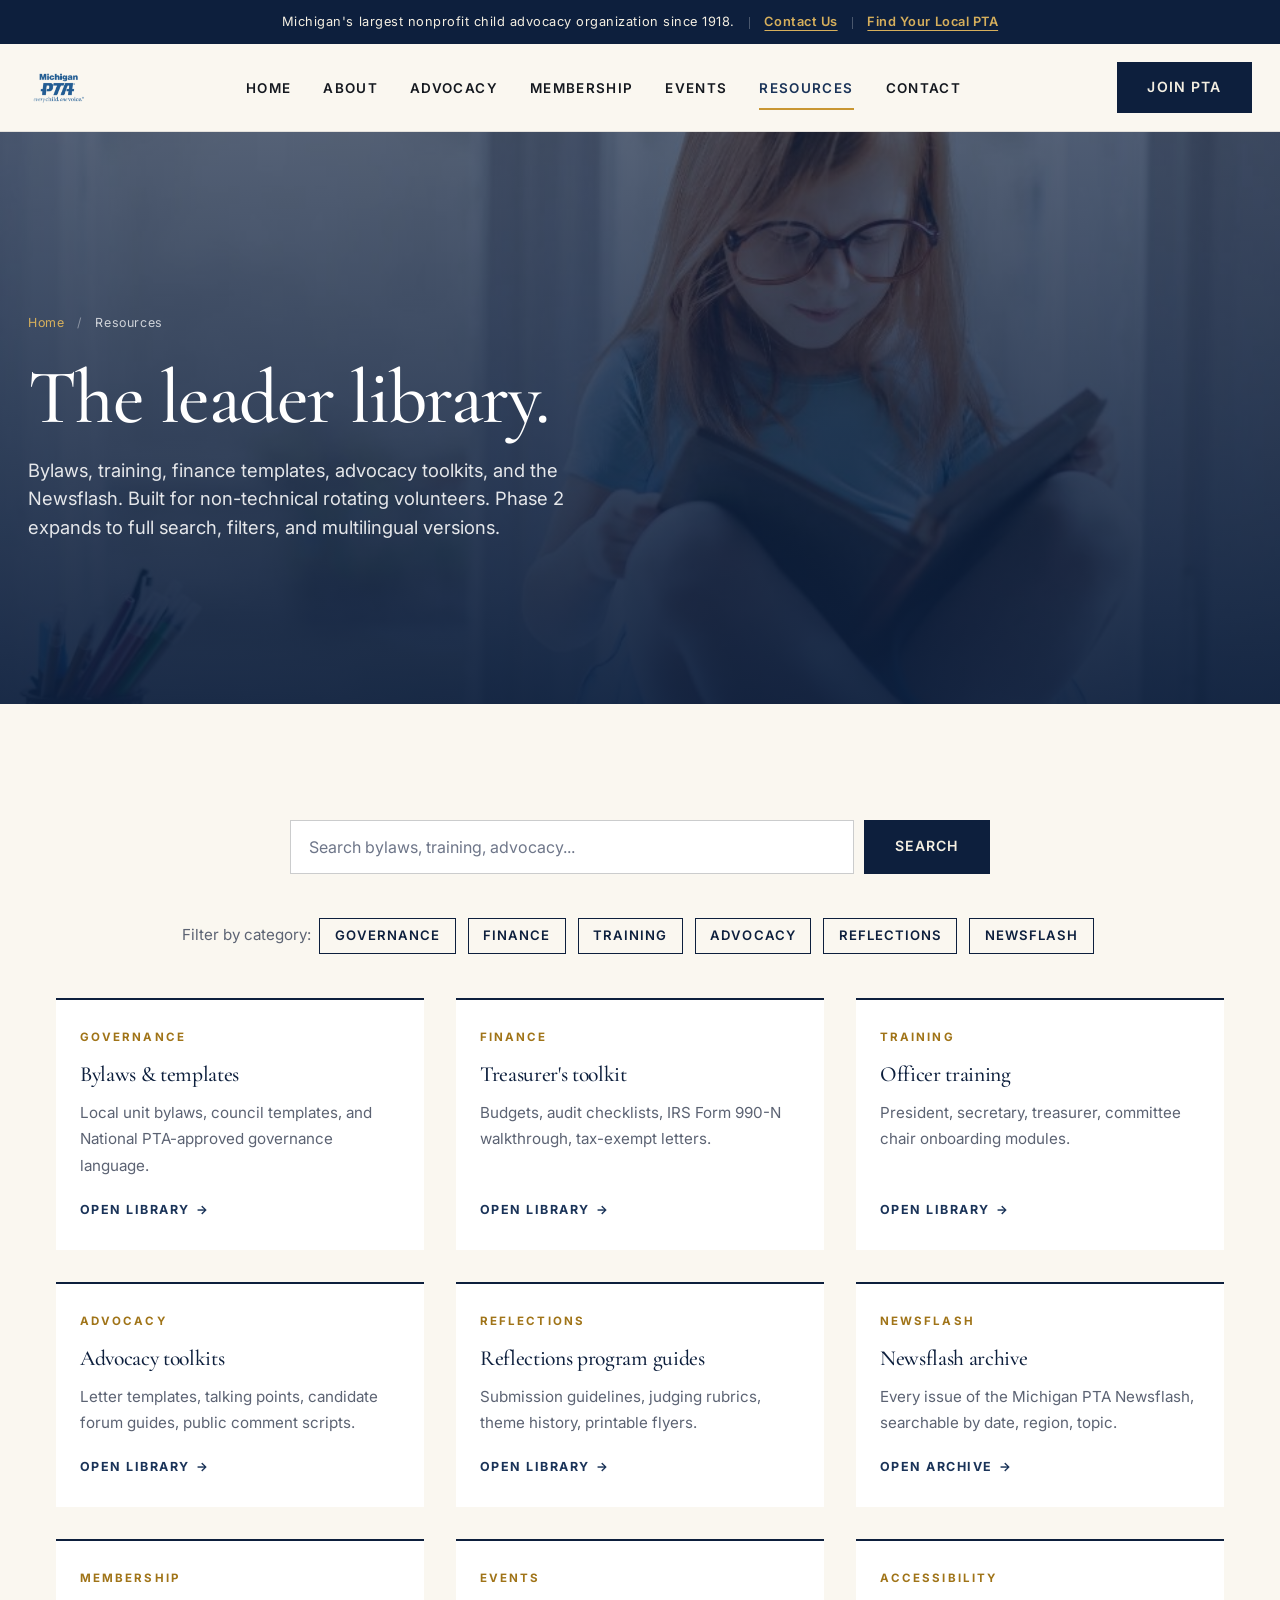
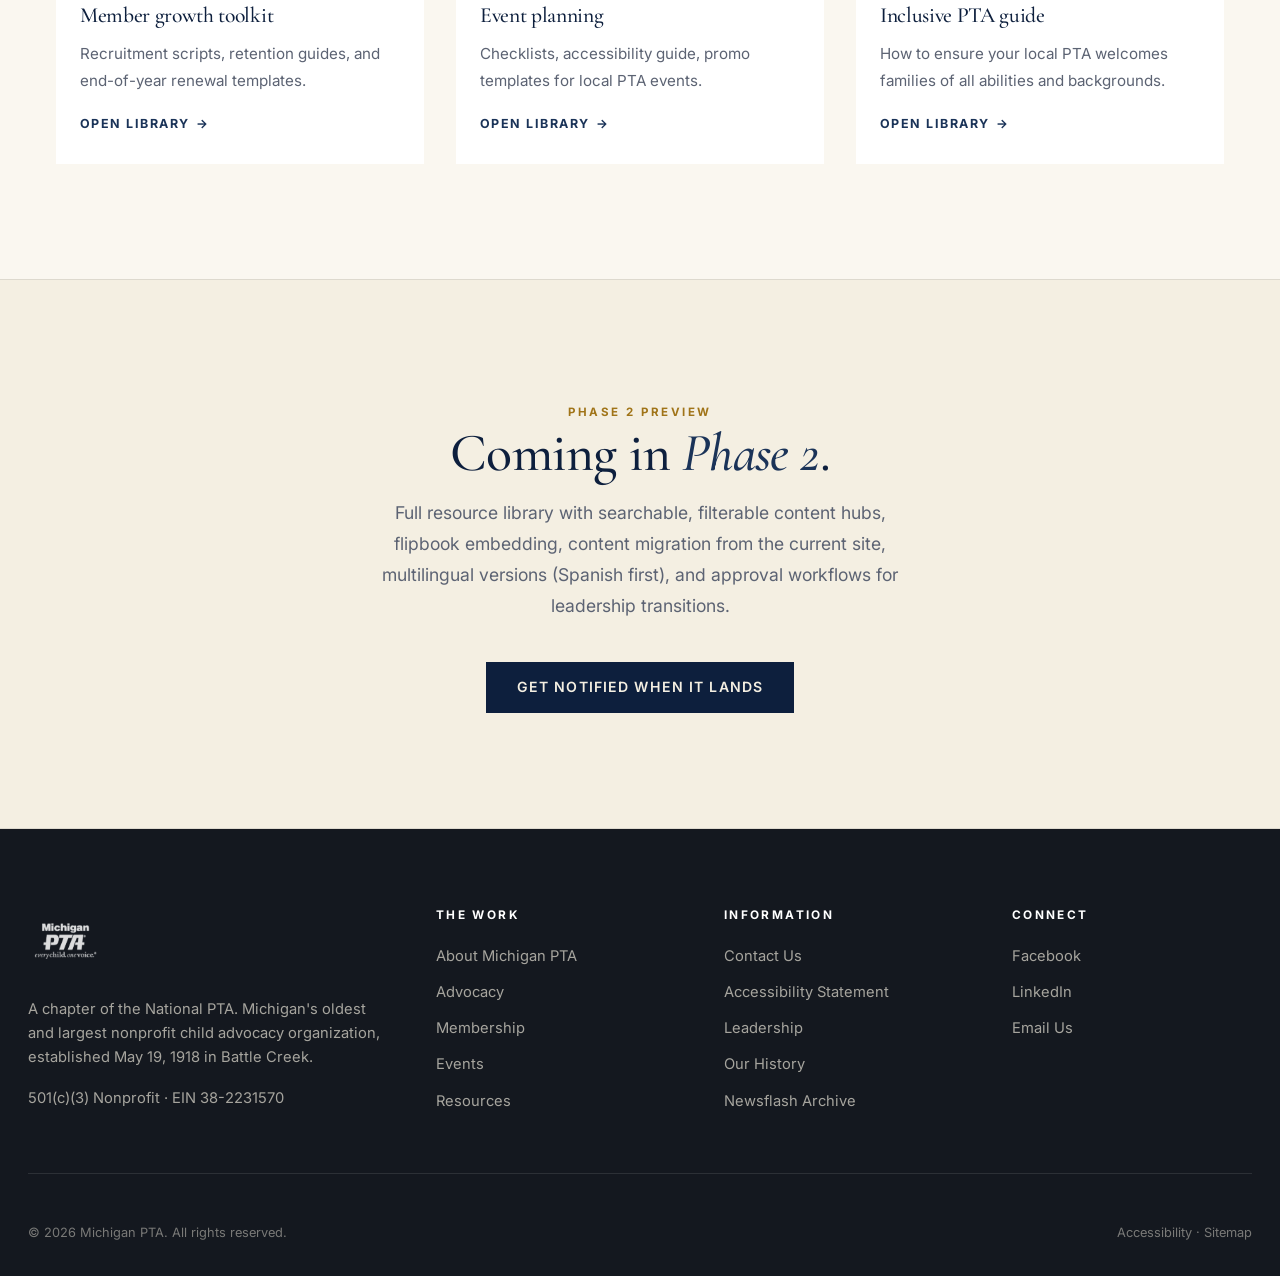
<file: resources/index.html>
<!DOCTYPE html>
<html lang="en">
<head>
<meta charset="UTF-8" />
<meta name="viewport" content="width=device-width, initial-scale=1, viewport-fit=cover" />
<meta name="theme-color" content="#0D1F3D" />
<title>Resources | Michigan PTA | Leader Library, Newsflash, Toolkits</title>
<meta name="description" content="The Michigan PTA leader resource library: bylaws, treasurer toolkit, training modules, advocacy toolkits, Reflections program guides, and Newsflash archive." />
<meta name="robots" content="index, follow" />
<link rel="canonical" href="https://michigan-pta-preview.vercel.app/resources/" />
<meta property="og:type" content="website" />
<meta property="og:title" content="Resources | Michigan PTA" />
<meta property="og:description" content="The leader library: governance, finance, training, advocacy, Reflections, Newsflash." />
<meta property="og:url" content="https://michigan-pta-preview.vercel.app/resources/" />
<meta property="og:image" content="https://michigan-pta-preview.vercel.app/img/hero-kids.jpg" />
<meta property="og:image:width" content="1920" />
<meta property="og:image:height" content="1080" />
<meta property="og:image:alt" content="Four children of diverse backgrounds smiling together in a Michigan classroom." />
<meta name="twitter:card" content="summary_large_image" />
<meta name="twitter:image" content="https://michigan-pta-preview.vercel.app/img/hero-kids.jpg" />
<link rel="manifest" href="/manifest.json" />
<link rel="icon" type="image/png" href="/img/logo-mark.png" />
<link rel="apple-touch-icon" href="/img/logo-mark.png" />
<link rel="preconnect" href="https://fonts.googleapis.com" />
<link rel="preconnect" href="https://fonts.gstatic.com" crossorigin />
<link rel="stylesheet" href="https://fonts.googleapis.com/css2?family=Cormorant+Garamond:ital,wght@0,400;0,500;0,600;0,700;1,400;1,500;1,600&family=Lora:ital,wght@0,400;0,500;0,600;0,700&family=Inter:wght@400;500;600;700&display=swap" />
<link rel="stylesheet" href="/css/style.css" />
</head>
<body>
<a class="skip-link" href="#main">Skip to main content</a>
<div class="util" role="region" aria-label="Site utility bar">Michigan's largest nonprofit child advocacy organization since 1918.<span class="util-sep hide-sm" aria-hidden="true"></span><a class="hide-sm" href="/contact/">Contact Us</a><span class="util-sep" aria-hidden="true"></span><a href="/about/#find-local-pta">Find Your Local PTA</a></div>

<header class="header" id="header">
  <div class="header-inner">
    <a href="/" class="brand" aria-label="Michigan PTA home"><span class="brand-mark"><img src="/img/logo-mark.png" alt="Michigan PTA. Every child. One voice." /></span></a>
    <nav aria-label="Primary"><ul class="nav-links"><li><a href="/">Home</a></li><li><a href="/about/">About</a></li><li><a href="/advocacy/">Advocacy</a></li><li><a href="/membership/">Membership</a></li><li><a href="/events/">Events</a></li><li><a href="/resources/" aria-current="page">Resources</a></li><li><a href="/contact/">Contact</a></li></ul></nav>
    <div class="header-cta"><a href="/membership/" class="btn btn-primary">Join PTA</a></div>
    <button class="nav-toggle" type="button" aria-expanded="false" aria-controls="header" aria-label="Toggle navigation menu"><span aria-hidden="true">☰</span> Menu</button>
  </div>
</header>

<main id="main">
  <section class="page-header"><div class="page-header-bg" aria-hidden="true"><img src="/img/girl-reading.png" alt="" /></div><div class="page-header-inner"><nav aria-label="Breadcrumb" class="breadcrumbs"><a href="/">Home</a> <span aria-hidden="true">/</span> Resources</nav><h1>The leader library.</h1>
      <p>Bylaws, training, finance templates, advocacy toolkits, and the Newsflash. Built for non-technical rotating volunteers. Phase 2 expands to full search, filters, and multilingual versions.</p>
    </div>
  </section>

  <section>
    <div class="container">
      <form role="search" class="cta-form" style="max-width: 700px; margin: 0 auto 2.5rem;" action="/search" method="get">
        <label for="resources-search" style="position:absolute;width:1px;height:1px;padding:0;margin:-1px;overflow:hidden;clip:rect(0,0,0,0);border:0;">Search resource library</label>
        <input id="resources-search" name="q" type="search" placeholder="Search bylaws, training, advocacy..." autocomplete="off" />
        <button type="submit" class="btn btn-primary">Search</button>
      </form>

      <div style="text-align: center; margin-bottom: 2.5rem; font-size: 0.95rem; color: var(--muted);">
        Filter by category:
        <a href="/resources/?cat=governance" class="btn btn-outline" style="margin: 0.25rem; padding: 0.5rem 0.9rem; font-size: 0.82rem; min-height: 36px;">Governance</a>
        <a href="/resources/?cat=finance" class="btn btn-outline" style="margin: 0.25rem; padding: 0.5rem 0.9rem; font-size: 0.82rem; min-height: 36px;">Finance</a>
        <a href="/resources/?cat=training" class="btn btn-outline" style="margin: 0.25rem; padding: 0.5rem 0.9rem; font-size: 0.82rem; min-height: 36px;">Training</a>
        <a href="/resources/?cat=advocacy" class="btn btn-outline" style="margin: 0.25rem; padding: 0.5rem 0.9rem; font-size: 0.82rem; min-height: 36px;">Advocacy</a>
        <a href="/resources/?cat=reflections" class="btn btn-outline" style="margin: 0.25rem; padding: 0.5rem 0.9rem; font-size: 0.82rem; min-height: 36px;">Reflections</a>
        <a href="/resources/?cat=newsletter" class="btn btn-outline" style="margin: 0.25rem; padding: 0.5rem 0.9rem; font-size: 0.82rem; min-height: 36px;">Newsflash</a>
      </div>

      <div class="cards-grid" style="grid-template-columns: repeat(3, 1fr);">
        <a href="/resources/bylaws-templates/" class="card"><div class="card-body"><span class="card-tag">Governance</span><h3>Bylaws &amp; templates</h3><p>Local unit bylaws, council templates, and National PTA-approved governance language.</p><span class="card-link">Open library</span></div></a>
        <a href="/resources/finance/" class="card"><div class="card-body"><span class="card-tag">Finance</span><h3>Treasurer's toolkit</h3><p>Budgets, audit checklists, IRS Form 990-N walkthrough, tax-exempt letters.</p><span class="card-link">Open library</span></div></a>
        <a href="/resources/training/" class="card"><div class="card-body"><span class="card-tag">Training</span><h3>Officer training</h3><p>President, secretary, treasurer, committee chair onboarding modules.</p><span class="card-link">Open library</span></div></a>
        <a href="/resources/advocacy-toolkits/" class="card"><div class="card-body"><span class="card-tag">Advocacy</span><h3>Advocacy toolkits</h3><p>Letter templates, talking points, candidate forum guides, public comment scripts.</p><span class="card-link">Open library</span></div></a>
        <a href="/resources/reflections/" class="card"><div class="card-body"><span class="card-tag">Reflections</span><h3>Reflections program guides</h3><p>Submission guidelines, judging rubrics, theme history, printable flyers.</p><span class="card-link">Open library</span></div></a>
        <a href="/resources/newsflash/" class="card"><div class="card-body"><span class="card-tag">Newsflash</span><h3>Newsflash archive</h3><p>Every issue of the Michigan PTA Newsflash, searchable by date, region, topic.</p><span class="card-link">Open archive</span></div></a>
        <a href="/resources/membership-toolkit/" class="card"><div class="card-body"><span class="card-tag">Membership</span><h3>Member growth toolkit</h3><p>Recruitment scripts, retention guides, and end-of-year renewal templates.</p><span class="card-link">Open library</span></div></a>
        <a href="/resources/event-planning/" class="card"><div class="card-body"><span class="card-tag">Events</span><h3>Event planning</h3><p>Checklists, accessibility guide, promo templates for local PTA events.</p><span class="card-link">Open library</span></div></a>
        <a href="/resources/accessibility/" class="card"><div class="card-body"><span class="card-tag">Accessibility</span><h3>Inclusive PTA guide</h3><p>How to ensure your local PTA welcomes families of all abilities and backgrounds.</p><span class="card-link">Open library</span></div></a>
      </div>
    </div>
  </section>

  <section class="cta-strip">
    <div class="cta-inner">
      <span class="eyebrow">Phase 2 preview</span>
      <h2>Coming in <em>Phase 2</em>.</h2>
      <p>Full resource library with searchable, filterable content hubs, flipbook embedding, content migration from the current site, multilingual versions (Spanish first), and approval workflows for leadership transitions.</p>
      <a href="/contact/" class="btn btn-primary">Get notified when it lands</a>
    </div>
  </section>
</main>

<footer class="footer" role="contentinfo">
  <div class="footer-inner">
    <div class="footer-grid">
      <div><img src="/img/logo-mark.png" alt="Michigan PTA" class="footer-brand-mark" /><p>A chapter of the National PTA. Michigan's oldest and largest nonprofit child advocacy organization, established May 19, 1918 in Battle Creek.</p><p style="margin-top: 1rem;">501(c)(3) Nonprofit · EIN 38-2231570</p></div>
      <div><h2>The Work</h2><ul><li><a href="/about/">About Michigan PTA</a></li><li><a href="/advocacy/">Advocacy</a></li><li><a href="/membership/">Membership</a></li><li><a href="/events/">Events</a></li><li><a href="/resources/">Resources</a></li></ul></div>
      <div><h2>Information</h2><ul><li><a href="/contact/">Contact Us</a></li><li><a href="/accessibility/">Accessibility Statement</a></li><li><a href="/about/#leadership">Leadership</a></li><li><a href="/about/#our-history">Our History</a></li><li><a href="/resources/newsflash/">Newsflash Archive</a></li></ul></div>
      <div><h2>Connect</h2><ul><li><a href="https://www.facebook.com/everychildonevoice/" rel="noopener noreferrer external">Facebook</a></li><li><a href="https://www.linkedin.com/company/michigan-pta" rel="noopener noreferrer external">LinkedIn</a></li><li><a href="mailto:info@michiganpta.org?subject=Michigan%20PTA%20website%20inquiry">Email Us</a></li></ul></div>
    </div>
    <div class="footer-bottom"><div>&copy; 2026 Michigan PTA. All rights reserved.</div><div><a href="/accessibility/">Accessibility</a><span aria-hidden="true"> · </span><a href="/sitemap.xml">Sitemap</a></div></div>
  </div>
</footer>
<script>(function(){var h=document.getElementById('header'),t=h.querySelector('.nav-toggle');if(t){t.addEventListener('click',function(){var o=h.classList.toggle('open');t.setAttribute('aria-expanded',o?'true':'false');});h.querySelectorAll('.nav-links a').forEach(function(a){a.addEventListener('click',function(){h.classList.remove('open');t.setAttribute('aria-expanded','false');});});}})();</script>
</body>
</html>
</file>
<file: css/style.css>
/* Michigan PTA. Accessible, editorial nonprofit theme.
   WCAG 2.1 AA. Contrast 4.5:1 min. Focus visible. Touch 44px+.
*/

:root {
  --white: #FFFFFF;
  --paper: #FAF7F0;
  --cream: #F4EFE2;
  --cream-2: #E8DFC8;
  --navy: #1A3358;
  --navy-deep: #0D1F3D;
  --navy-link: #234A82;
  --ink: #14181F;
  --ink-2: #2A2F3B;
  --muted: #5C6373;
  --muted-2: #6E7689;
  --gold: #A07418;
  --gold-bg: #C99632;
  --gold-warm: #D6AF5C;
  --green: #1F5C36;
  --red: #B3261E;
  --line: rgba(20, 24, 31, 0.10);
  --line-strong: rgba(20, 24, 31, 0.22);
  --focus: #1A3358;
  --shadow-sm: 0 1px 2px rgba(20, 24, 31, 0.05);
  --shadow-md: 0 12px 28px -10px rgba(20, 24, 31, 0.22);
  --shadow-lg: 0 35px 70px -20px rgba(20, 24, 31, 0.4);
  --radius: 2px;
  --radius-lg: 6px;
  --max: 1280px;
  --max-narrow: 920px;
  --max-prose: 720px;
  --font-display: 'Cormorant Garamond', 'Lora', Georgia, 'Times New Roman', serif;
  --font-italic: 'Cormorant Garamond', 'Lora', Georgia, serif;
  --font-body: 'Inter', -apple-system, BlinkMacSystemFont, 'Segoe UI', Roboto, sans-serif;
  --ease: cubic-bezier(0.4, 0, 0.2, 1);
}

* { box-sizing: border-box; margin: 0; padding: 0; }
html { scroll-behavior: smooth; -webkit-text-size-adjust: 100%; }
@media (prefers-reduced-motion: reduce) { html { scroll-behavior: auto; } }

body {
  font-family: var(--font-body);
  font-size: 1.0625rem;
  line-height: 1.7;
  color: var(--ink);
  background: var(--paper);
  -webkit-font-smoothing: antialiased;
  text-rendering: optimizeLegibility;
}

img { max-width: 100%; height: auto; display: block; }

:focus-visible { outline: 3px solid var(--focus); outline-offset: 2px; border-radius: var(--radius); }
:focus:not(:focus-visible) { outline: none; }

.sr-only { position: absolute; width: 1px; height: 1px; padding: 0; margin: -1px; overflow: hidden; clip: rect(0,0,0,0); border: 0; }

.skip-link {
  position: absolute;
  top: -100px;
  left: 0;
  background: var(--navy-deep);
  color: var(--white);
  padding: 1rem 1.5rem;
  font-weight: 600;
  text-decoration: none;
  z-index: 1000;
  transition: top 0.15s var(--ease);
}
.skip-link:focus { top: 0; outline: 3px solid var(--gold-warm); outline-offset: -3px; }

/* Typography */
h1, h2, h3, h4, h5, h6 {
  font-family: var(--font-display);
  color: var(--ink);
  font-weight: 500;
  letter-spacing: -0.015em;
  line-height: 1.08;
}
h1 { font-size: clamp(2.75rem, 6vw, 5.25rem); font-weight: 500; }
h2 { font-size: clamp(2rem, 4.2vw, 3.5rem); font-weight: 500; }
h3 { font-size: clamp(1.35rem, 2.2vw, 1.75rem); font-weight: 500; }
h4 { font-size: 1.05rem; font-weight: 600; font-family: var(--font-body); letter-spacing: 0; }
em, .em-serif { font-family: var(--font-italic); font-style: italic; font-weight: 500; }

p { font-size: 1.075rem; color: var(--ink-2); line-height: 1.75; }
p + p { margin-top: 1.1rem; }

a { color: var(--navy-link); text-decoration: underline; text-decoration-thickness: 1.5px; text-underline-offset: 4px; transition: color 0.15s var(--ease); }
a:hover { color: var(--navy-deep); text-decoration-thickness: 2px; }

.eyebrow {
  font-family: var(--font-body);
  font-size: 0.72rem;
  font-weight: 700;
  letter-spacing: 0.22em;
  text-transform: uppercase;
  color: var(--gold);
}

.container { max-width: var(--max); margin: 0 auto; padding: 0 1.75rem; }
.container-narrow { max-width: var(--max-narrow); margin: 0 auto; padding: 0 1.75rem; }
.container-prose { max-width: var(--max-prose); margin: 0 auto; padding: 0 1.75rem; }
.prose p, .prose ul, .prose ol { margin-bottom: 1.2rem; }
.prose ul, .prose ol { padding-left: 1.4rem; }
.prose ul li, .prose ol li { margin-bottom: 0.5rem; }
.prose h2 { margin-top: 3rem; margin-bottom: 1rem; }
.prose h3 { margin-top: 2rem; margin-bottom: 0.6rem; }

section { padding: clamp(4rem, 9vw, 8rem) 0; }

/* Scroll reveal */
.reveal { opacity: 0; transform: translateY(28px); transition: opacity 0.9s var(--ease), transform 0.9s var(--ease); }
.reveal.in-view { opacity: 1; transform: translateY(0); }
.reveal-d1 { transition-delay: 0.1s; }
.reveal-d2 { transition-delay: 0.2s; }
.reveal-d3 { transition-delay: 0.3s; }
@media (prefers-reduced-motion: reduce) { .reveal { opacity: 1; transform: none; transition: none; } }

/* Buttons */
.btn {
  display: inline-flex;
  align-items: center;
  justify-content: center;
  gap: 0.6rem;
  min-height: 44px;
  font-family: var(--font-body);
  font-size: 0.88rem;
  font-weight: 600;
  letter-spacing: 0.08em;
  text-transform: uppercase;
  padding: 1rem 1.85rem;
  border-radius: 0;
  text-decoration: none;
  border: 1.5px solid transparent;
  cursor: pointer;
  transition: background-color 0.18s var(--ease), color 0.18s var(--ease), border-color 0.18s var(--ease), transform 0.18s var(--ease);
  line-height: 1.2;
}
.btn:hover { transform: translateY(-1px); }
.btn:active { transform: translateY(0); }
.btn-primary { background: var(--navy-deep); color: var(--cream); border-color: var(--navy-deep); }
.btn-primary:hover { background: var(--navy); color: var(--white); text-decoration: none; }
.btn-outline { background: transparent; color: var(--navy-deep); border-color: var(--navy-deep); }
.btn-outline:hover { background: var(--navy-deep); color: var(--cream); text-decoration: none; }
.btn-gold { background: var(--gold-bg); color: var(--navy-deep); border-color: var(--gold-bg); }
.btn-gold:hover { background: var(--gold); color: var(--white); border-color: var(--gold); text-decoration: none; }
.btn-light { background: transparent; color: var(--white); border-color: rgba(255,255,255,0.55); }
.btn-light:hover { background: var(--white); color: var(--navy-deep); border-color: var(--white); text-decoration: none; }
.btn .arrow { transition: transform 0.2s var(--ease); display: inline-block; }
.btn:hover .arrow { transform: translateX(3px); }
@media (prefers-reduced-motion: reduce) {
  .btn { transition: none; }
  .btn:hover, .btn:active { transform: none; }
}

/* Utility bar */
.util {
  background: var(--navy-deep);
  color: var(--cream);
  padding: 0.7rem 1.75rem;
  text-align: center;
  font-size: 0.8rem;
  letter-spacing: 0.04em;
}
.util a { color: var(--gold-warm); text-decoration: underline; font-weight: 600; }
.util a:hover { color: var(--white); }
.util-sep { display: inline-block; width: 1px; height: 12px; background: rgba(255,255,255,0.25); vertical-align: middle; margin: 0 0.9rem; }
@media (max-width: 720px) { .util-sep, .util .hide-sm { display: none; } }

/* Header */
.header {
  background: var(--paper);
  border-bottom: 1px solid var(--line);
  position: sticky;
  top: 0;
  z-index: 50;
  transition: background 0.2s var(--ease);
}
.header-inner {
  max-width: var(--max);
  margin: 0 auto;
  padding: 1.1rem 1.75rem;
  display: flex;
  align-items: center;
  justify-content: space-between;
  gap: 2rem;
}
.brand {
  display: flex;
  align-items: center;
  gap: 0;
  text-decoration: none;
  color: var(--ink);
  line-height: 1;
}
.brand:hover { text-decoration: none; }
.brand-mark {
  height: 52px;
  width: auto;
  display: block;
  flex-shrink: 0;
}
.brand-mark img { height: 100%; width: auto; display: block; }

.nav-links {
  display: flex;
  gap: 2rem;
  list-style: none;
  font-family: var(--font-body);
  font-size: 0.84rem;
  font-weight: 600;
  letter-spacing: 0.1em;
  text-transform: uppercase;
}
.nav-links a {
  color: var(--ink);
  text-decoration: none;
  padding: 0.5rem 0;
  display: inline-block;
  min-height: 44px;
  line-height: 2.1;
  position: relative;
}
.nav-links a:hover { color: var(--navy); }
.nav-links a[aria-current="page"] { color: var(--navy); }
.nav-links a[aria-current="page"]::after {
  content: '';
  position: absolute;
  bottom: 0;
  left: 0;
  right: 0;
  height: 2px;
  background: var(--gold-bg);
}

.header-cta { display: flex; gap: 0.75rem; align-items: center; }

.nav-toggle {
  display: none;
  background: transparent;
  border: 1.5px solid var(--ink);
  color: var(--ink);
  padding: 0.65rem 0.9rem;
  font-family: var(--font-body);
  font-size: 0.78rem;
  font-weight: 600;
  letter-spacing: 0.12em;
  text-transform: uppercase;
  cursor: pointer;
  min-height: 44px;
  display: none;
  align-items: center;
  gap: 0.5rem;
}
.nav-toggle:hover { background: var(--ink); color: var(--paper); }

@media (max-width: 1024px) {
  .nav-links, .header-cta .btn { display: none; }
  .nav-toggle { display: inline-flex; }
  .header.open .nav-links {
    display: flex;
    position: absolute;
    top: 100%;
    left: 0;
    right: 0;
    background: var(--paper);
    flex-direction: column;
    padding: 1rem 1.75rem 1.5rem;
    gap: 0.5rem;
    border-bottom: 1px solid var(--line);
    box-shadow: var(--shadow-md);
  }
  .header.open .nav-links a { padding: 0.85rem 0; border-bottom: 1px solid var(--line); width: 100%; }
  .header.open .header-cta .btn { display: inline-flex; margin: 1rem 1.75rem 1.5rem; align-self: flex-start; }
}

/* Hero. Full-bleed editorial */
.hero {
  position: relative;
  min-height: clamp(580px, 92dvh, 880px);
  color: var(--white);
  display: flex;
  align-items: flex-end;
  overflow: hidden;
  padding: 0;
}
.hero-bg {
  position: absolute;
  inset: 0;
  z-index: 1;
}
.hero-bg img {
  width: 100%;
  height: 100%;
  object-fit: cover;
  object-position: center 35%;
  animation: heroZoom 20s ease-out forwards;
}
@keyframes heroZoom { from { transform: scale(1.08); } to { transform: scale(1); } }
@media (prefers-reduced-motion: reduce) { .hero-bg img { animation: none; } }
.hero-bg::after {
  content: '';
  position: absolute;
  inset: 0;
  background:
    linear-gradient(to bottom, rgba(13, 31, 61, 0.25) 0%, transparent 30%, transparent 50%, rgba(13, 31, 61, 0.85) 100%),
    linear-gradient(to right, rgba(13, 31, 61, 0.55) 0%, rgba(13, 31, 61, 0.2) 60%, transparent 100%);
}
.hero-content {
  position: relative;
  z-index: 2;
  width: 100%;
  max-width: var(--max);
  margin: 0 auto;
  padding: 0 1.75rem clamp(3rem, 6vw, 5.5rem);
}
.hero-content > .eyebrow {
  display: inline-flex;
  align-items: center;
  gap: 1rem;
  color: var(--gold-warm);
  margin-bottom: 1.75rem;
}
.hero-content > .eyebrow::before {
  content: '';
  width: 40px;
  height: 1px;
  background: var(--gold-warm);
}
.hero h1 {
  color: var(--white);
  max-width: 18ch;
  margin-bottom: 1.75rem;
  font-weight: 500;
  letter-spacing: -0.02em;
}
.hero h1 em { color: var(--gold-warm); font-weight: 500; font-family: var(--font-italic); }
.hero-lede {
  font-size: clamp(1.1rem, 1.5vw, 1.3rem);
  color: rgba(255,255,255,0.92);
  margin-bottom: 2.5rem;
  max-width: 38rem;
  line-height: 1.55;
  font-weight: 400;
}
.hero-ctas { display: flex; gap: 1rem; flex-wrap: wrap; }

/* Stat band below hero */
.stat-band {
  background: var(--navy-deep);
  color: var(--cream);
  padding: 0;
  margin: 0;
  position: relative;
  z-index: 3;
}
.stat-band-grid {
  max-width: var(--max);
  margin: 0 auto;
  padding: 2.5rem 1.75rem;
  display: grid;
  grid-template-columns: repeat(4, 1fr);
  gap: 2.5rem;
}
.stat {
  text-align: left;
  border-left: 2px solid var(--gold-warm);
  padding-left: 1.5rem;
}
.stat-num {
  font-family: var(--font-display);
  font-size: clamp(2.25rem, 3.5vw, 3.25rem);
  font-weight: 500;
  color: var(--gold-warm);
  line-height: 1;
  margin-bottom: 0.45rem;
  letter-spacing: -0.01em;
}
.stat-label { font-size: 0.85rem; color: rgba(255,255,255,0.85); letter-spacing: 0.04em; line-height: 1.4; font-family: var(--font-body); }
@media (max-width: 880px) { .stat-band-grid { grid-template-columns: repeat(2, 1fr); gap: 2rem; } }
@media (max-width: 480px) { .stat-band-grid { grid-template-columns: 1fr; } }

/* Mission. Centered editorial pull quote */
.mission {
  background: var(--paper);
  text-align: center;
  padding: clamp(5rem, 10vw, 9rem) 0;
}
.mission-inner { max-width: var(--max-narrow); margin: 0 auto; padding: 0 1.75rem; }
.mission .eyebrow { display: block; margin-bottom: 1.5rem; }
.mission-quote {
  font-family: var(--font-display);
  font-size: clamp(1.75rem, 3.5vw, 3.25rem);
  line-height: 1.2;
  color: var(--navy-deep);
  font-weight: 400;
  letter-spacing: -0.015em;
  margin-bottom: 2rem;
  position: relative;
}
.mission-quote em { font-family: var(--font-italic); font-style: italic; color: var(--gold); }
.mission-quote::before {
  content: '"';
  font-family: var(--font-display);
  font-size: 8rem;
  color: var(--gold-warm);
  opacity: 0.18;
  position: absolute;
  top: -3.5rem;
  left: 50%;
  transform: translateX(-50%);
  line-height: 1;
  font-style: italic;
  pointer-events: none;
}
.mission-attr { font-size: 0.78rem; letter-spacing: 0.22em; text-transform: uppercase; color: var(--muted); font-weight: 600; }

/* Section head */
.section-head { text-align: center; max-width: 720px; margin: 0 auto 4.5rem; padding: 0 1.75rem; }
.section-head .eyebrow { display: block; margin-bottom: 1rem; }
.section-head h2 { margin-bottom: 1.25rem; letter-spacing: -0.02em; }
.section-head h2 em { font-style: italic; color: var(--navy); }
.section-head > p { font-size: 1.15rem; max-width: 580px; margin: 0 auto; color: var(--muted); }

/* The Work / Pillars - editorial numbered cards, no icons */
.pillars { background: var(--white); }
.pillars-grid {
  display: grid;
  grid-template-columns: repeat(4, 1fr);
  gap: 0;
  max-width: var(--max);
  margin: 0 auto;
  padding: 0 1.75rem;
  border-top: 1px solid var(--line-strong);
}
.pillar {
  padding: 3rem 2rem 3rem 0;
  border-right: 1px solid var(--line);
  text-decoration: none;
  color: inherit;
  display: flex;
  flex-direction: column;
  transition: background 0.25s var(--ease);
  position: relative;
}
.pillar:last-child { border-right: none; }
.pillar:hover, .pillar:focus-visible { background: var(--paper); text-decoration: none; }
@media (hover: hover) {
  .pillar:hover { padding-left: 1rem; padding-right: 1rem; }
}
.pillar-num {
  font-family: var(--font-display);
  font-size: 1.05rem;
  font-style: italic;
  color: var(--gold);
  margin-bottom: 1rem;
  font-weight: 500;
  letter-spacing: 0.04em;
}
.pillar h3 { color: var(--navy-deep); margin-bottom: 0.85rem; font-size: 1.6rem; line-height: 1.15; }
.pillar p { font-size: 0.985rem; color: var(--muted); flex: 1; margin-bottom: 1.5rem; line-height: 1.65; }
.pillar-link { font-family: var(--font-body); font-size: 0.78rem; font-weight: 700; color: var(--navy); text-decoration: none; display: inline-flex; align-items: center; gap: 0.45rem; margin-top: auto; letter-spacing: 0.12em; text-transform: uppercase; }
.pillar-link::after { content: '→'; transition: transform 0.15s var(--ease); }
.pillar:hover .pillar-link::after, .pillar:focus-visible .pillar-link::after { transform: translateX(4px); }
@media (max-width: 980px) {
  .pillars-grid { grid-template-columns: repeat(2, 1fr); }
  .pillar:nth-child(2) { border-right: none; }
  .pillar:nth-child(-n+2) { border-bottom: 1px solid var(--line); }
}
@media (max-width: 560px) {
  .pillars-grid { grid-template-columns: 1fr; }
  .pillar { border-right: none; border-bottom: 1px solid var(--line); padding: 2.5rem 0; }
  .pillar:last-child { border-bottom: none; }
}

/* Editorial story / split */
.split { background: var(--paper); }
.split-grid {
  display: grid;
  grid-template-columns: 1fr 1fr;
  gap: clamp(2.5rem, 6vw, 6rem);
  align-items: center;
  max-width: var(--max);
  margin: 0 auto;
  padding: 0 1.75rem;
}
.split-flip .split-grid { direction: rtl; }
.split-flip .split-grid > * { direction: ltr; }
.split-text > .eyebrow { display: block; margin-bottom: 1rem; }
.split-text h2 { margin-bottom: 1.5rem; letter-spacing: -0.02em; }
.split-text h2 em { font-style: italic; color: var(--navy); }
.split-text p { font-size: 1.125rem; margin-bottom: 1.1rem; color: var(--ink-2); line-height: 1.75; }
.split-text .btn { margin-top: 1.5rem; }
.split-media {
  position: relative;
  aspect-ratio: 4/5;
  overflow: hidden;
}
.split-media img { width: 100%; height: 100%; object-fit: cover; }
.split-media-caption {
  position: absolute;
  bottom: 0;
  left: 0;
  right: 0;
  padding: 1.5rem 1.75rem;
  background: linear-gradient(to top, rgba(13,31,61,0.92), transparent);
  color: var(--white);
  font-size: 0.85rem;
  letter-spacing: 0.04em;
}
.split-media-caption .em-serif { color: var(--gold-warm); }
@media (max-width: 900px) {
  .split-grid { grid-template-columns: 1fr; gap: 2.5rem; }
  .split-flip .split-grid { direction: ltr; }
}

/* Full-bleed image moment */
.image-moment {
  position: relative;
  background: var(--navy-deep);
  padding: 0;
}
.image-moment-bg {
  position: relative;
  height: clamp(420px, 70dvh, 680px);
  overflow: hidden;
}
.image-moment-bg img {
  width: 100%;
  height: 100%;
  object-fit: cover;
}
.image-moment-bg::after {
  content: '';
  position: absolute;
  inset: 0;
  background: linear-gradient(to right, rgba(13,31,61,0.85), rgba(13,31,61,0.4) 60%, transparent);
}
.image-moment-content {
  position: absolute;
  inset: 0;
  z-index: 2;
  display: flex;
  align-items: center;
}
.image-moment-content .inner {
  max-width: var(--max);
  margin: 0 auto;
  padding: 0 1.75rem;
  color: var(--white);
}
.image-moment-content .eyebrow { color: var(--gold-warm); display: block; margin-bottom: 1.25rem; }
.image-moment-content h2 {
  color: var(--white);
  font-size: clamp(2rem, 4.5vw, 4rem);
  max-width: 20ch;
  margin-bottom: 1.5rem;
  font-weight: 500;
  letter-spacing: -0.015em;
}
.image-moment-content h2 em { font-style: italic; color: var(--gold-warm); }
.image-moment-content p { color: rgba(255,255,255,0.88); font-size: 1.15rem; max-width: 38rem; margin-bottom: 1.75rem; line-height: 1.55; }

/* News cards. Editorial */
.cards { background: var(--paper); }
.cards-grid { display: grid; grid-template-columns: repeat(3, 1fr); gap: 2rem; max-width: var(--max); margin: 0 auto; padding: 0 1.75rem; }
.card {
  background: var(--white);
  border-radius: 0;
  overflow: hidden;
  text-decoration: none;
  color: inherit;
  display: flex;
  flex-direction: column;
  border-top: 2px solid var(--navy-deep);
  transition: transform 0.25s var(--ease), box-shadow 0.25s var(--ease);
}
.card:hover, .card:focus-visible { transform: translateY(-4px); box-shadow: var(--shadow-md); text-decoration: none; }
@media (prefers-reduced-motion: reduce) { .card:hover { transform: none; } }
.card-img {
  aspect-ratio: 16/10;
  overflow: hidden;
  background: var(--cream);
}
.card-img img { width: 100%; height: 100%; object-fit: cover; transition: transform 0.5s var(--ease); }
.card:hover .card-img img { transform: scale(1.04); }
.card-body { padding: 1.75rem 1.5rem 1.85rem; flex: 1; display: flex; flex-direction: column; }
.card-tag { font-size: 0.72rem; letter-spacing: 0.18em; text-transform: uppercase; color: var(--gold); font-weight: 700; margin-bottom: 0.85rem; }
.card h3 { font-size: 1.35rem; line-height: 1.25; margin-bottom: 0.75rem; color: var(--navy-deep); font-family: var(--font-display); font-weight: 500; }
.card p { font-size: 0.95rem; flex: 1; margin-bottom: 1.2rem; color: var(--muted); }
.card-meta { font-size: 0.78rem; color: var(--muted-2); display: flex; gap: 0.85rem; align-items: center; font-family: var(--font-body); letter-spacing: 0.04em; }
.card-link { font-size: 0.78rem; font-weight: 700; color: var(--navy); display: inline-flex; align-items: center; gap: 0.4rem; letter-spacing: 0.12em; text-transform: uppercase; }
.card-link::after { content: '→'; }
@media (max-width: 900px) { .cards-grid { grid-template-columns: 1fr; max-width: 580px; } }

/* Events */
.events-list { background: var(--white); }
.event-row {
  display: grid;
  grid-template-columns: 130px 1fr auto;
  gap: 2rem;
  padding: 2rem 0;
  border-bottom: 1px solid var(--line);
  align-items: center;
  transition: padding 0.2s var(--ease);
}
.event-row:hover { background: var(--paper); }
@media (hover: hover) {
  .event-row:hover { padding-left: 1rem; padding-right: 1rem; }
}
.event-row:first-child { border-top: 1px solid var(--line); }
.event-date {
  text-align: left;
  padding: 0;
  border-left: 2px solid var(--gold-bg);
  padding-left: 1.25rem;
}
.event-date .month { font-size: 0.78rem; letter-spacing: 0.2em; text-transform: uppercase; font-weight: 700; color: var(--gold); margin-bottom: 0.35rem; display: block; }
.event-date .day { font-family: var(--font-display); font-size: 2.85rem; font-weight: 500; display: block; color: var(--navy-deep); line-height: 1; }
.event-body h3 { font-size: 1.45rem; margin-bottom: 0.4rem; color: var(--navy-deep); font-family: var(--font-display); font-weight: 500; }
.event-body p { font-size: 1rem; margin: 0.45rem 0 0; color: var(--muted); line-height: 1.55; }
.event-meta { font-size: 0.82rem; color: var(--muted-2); margin-top: 0.55rem; display: flex; gap: 1.25rem; flex-wrap: wrap; letter-spacing: 0.02em; }
@media (max-width: 720px) {
  .event-row { grid-template-columns: 90px 1fr; gap: 1rem; padding: 1.5rem 0; }
  .event-row .btn { grid-column: 1 / -1; margin-top: 0.75rem; justify-self: stretch; }
  .event-row:hover { padding-left: 0; padding-right: 0; }
}

/* Resource hub - dark editorial */
.resources { background: var(--navy-deep); color: var(--cream); position: relative; overflow: hidden; }
.resources::before {
  content: '';
  position: absolute;
  inset: 0;
  background: radial-gradient(circle at 85% 30%, rgba(212,162,76,0.13), transparent 55%);
  pointer-events: none;
}
.resources .section-head { position: relative; }
.resources .eyebrow { color: var(--gold-warm); }
.resources h2 { color: var(--white); }
.resources h2 em { color: var(--gold-warm); }
.resources .section-head > p { color: rgba(255,255,255,0.78); }
.resources-grid {
  display: grid;
  grid-template-columns: repeat(3, 1fr);
  gap: 0;
  max-width: var(--max);
  margin: 0 auto;
  padding: 0 1.75rem;
  position: relative;
  border-top: 1px solid rgba(255,255,255,0.15);
  border-left: 1px solid rgba(255,255,255,0.15);
}
.resource-card {
  background: transparent;
  border-right: 1px solid rgba(255,255,255,0.15);
  border-bottom: 1px solid rgba(255,255,255,0.15);
  padding: 2.5rem 2rem;
  text-decoration: none;
  color: inherit;
  display: flex;
  flex-direction: column;
  transition: background 0.2s var(--ease);
}
.resource-card:hover, .resource-card:focus-visible { background: rgba(255,255,255,0.04); text-decoration: none; }
.resource-card h3 { color: var(--white); font-size: 1.3rem; margin-bottom: 0.6rem; font-family: var(--font-display); font-weight: 500; }
.resource-card p { color: rgba(255,255,255,0.75); font-size: 0.95rem; flex: 1; margin-bottom: 1.25rem; line-height: 1.55; }
.resource-card-tag { display: inline-block; font-size: 0.7rem; letter-spacing: 0.18em; text-transform: uppercase; font-weight: 700; color: var(--gold-warm); margin-bottom: 1rem; }
.resource-card-link { color: var(--gold-warm); font-size: 0.78rem; font-weight: 700; display: inline-flex; gap: 0.4rem; align-items: center; letter-spacing: 0.12em; text-transform: uppercase; }
.resource-card-link::after { content: '→'; }
.resources-cta { text-align: center; margin-top: 3rem; position: relative; }
@media (max-width: 920px) { .resources-grid { grid-template-columns: repeat(2, 1fr); } }
@media (max-width: 560px) { .resources-grid { grid-template-columns: 1fr; max-width: 480px; margin-left: auto; margin-right: auto; } }

/* Pull quote section */
.pullquote {
  background: var(--paper);
  padding: clamp(5rem, 10vw, 8rem) 1.75rem;
  text-align: center;
}
.pullquote-inner { max-width: 800px; margin: 0 auto; }
.pullquote-text {
  font-family: var(--font-display);
  font-size: clamp(1.6rem, 3.2vw, 2.5rem);
  line-height: 1.3;
  color: var(--navy-deep);
  font-weight: 400;
  margin-bottom: 2rem;
  font-style: italic;
}
.pullquote-attr { font-size: 0.78rem; letter-spacing: 0.22em; text-transform: uppercase; color: var(--muted); font-weight: 600; }

/* Newsletter strip */
.cta-strip { background: var(--cream); border-top: 1px solid var(--line); border-bottom: 1px solid var(--line); }
.cta-inner { max-width: var(--max-narrow); margin: 0 auto; padding: 0 1.75rem; text-align: center; }
.cta-inner h2 { color: var(--navy-deep); margin-bottom: 1rem; }
.cta-inner h2 em { font-style: italic; color: var(--navy); }
.cta-inner > p { font-size: 1.1rem; max-width: 520px; margin: 0 auto 2.5rem; color: var(--muted); }
.cta-form { display: flex; gap: 0.6rem; max-width: 480px; margin: 0 auto; }
.cta-form input {
  flex: 1;
  padding: 1rem 1.1rem;
  font-family: var(--font-body);
  font-size: 1rem;
  border: 1.5px solid var(--line-strong);
  background: var(--white);
  color: var(--ink);
  border-radius: 0;
  min-height: 44px;
}
.cta-form input:focus { outline: none; border-color: var(--navy); box-shadow: 0 0 0 3px rgba(26,51,88,0.15); }
.cta-form input:invalid:not(:placeholder-shown) { border-color: var(--red); }
.cta-form input::placeholder { color: var(--muted-2); }
.cta-fine { font-size: 0.82rem; color: var(--muted-2); margin-top: 1.25rem; letter-spacing: 0.02em; }
@media (max-width: 560px) { .cta-form { flex-direction: column; } }

/* Forms */
.form-card {
  background: var(--white);
  border: 1px solid var(--line);
  padding: 2.75rem 2.5rem;
  box-shadow: var(--shadow-sm);
}
.form-row { display: grid; grid-template-columns: 1fr 1fr; gap: 1rem; margin-bottom: 1rem; }
.form-field { display: flex; flex-direction: column; gap: 0.45rem; margin-bottom: 1.15rem; }
.form-field.full { grid-column: 1 / -1; }
.form-field label { font-size: 0.82rem; font-weight: 600; color: var(--ink); display: flex; justify-content: space-between; align-items: baseline; letter-spacing: 0.04em; }
.form-field .req { color: var(--red); font-weight: 700; }
.form-field input,
.form-field select,
.form-field textarea {
  padding: 0.95rem 1rem;
  font-family: var(--font-body);
  font-size: 1rem;
  border: 1.5px solid var(--line-strong);
  background: var(--white);
  color: var(--ink);
  border-radius: 0;
  min-height: 44px;
  width: 100%;
  transition: border-color 0.15s var(--ease), box-shadow 0.15s var(--ease);
}
.form-field input:focus,
.form-field select:focus,
.form-field textarea:focus {
  outline: none;
  border-color: var(--navy);
  box-shadow: 0 0 0 3px rgba(26, 51, 88, 0.15);
}
.form-field input[aria-invalid="true"], .form-field input.invalid { border-color: var(--red); }
.form-field textarea { min-height: 140px; resize: vertical; }
.form-field .help { font-size: 0.82rem; color: var(--muted); }
.form-field .error { font-size: 0.85rem; color: var(--red); font-weight: 500; display: none; }
.form-field.has-error .error { display: block; }
.form-submit { width: 100%; margin-top: 0.5rem; }
.form-success {
  background: #EDF5F0;
  border-left: 3px solid var(--green);
  color: var(--green);
  padding: 1.25rem 1.5rem;
  margin-bottom: 1.5rem;
  display: none;
}
.form-success[hidden] { display: none; }
.form-success:not([hidden]) { display: block; }
@media (max-width: 600px) { .form-row { grid-template-columns: 1fr; } .form-card { padding: 1.75rem 1.5rem; } }

/* Contact grid */
.contact-grid { display: grid; grid-template-columns: 1fr 1.4fr; gap: 4.5rem; align-items: start; max-width: var(--max); margin: 0 auto; padding: 0 1.75rem; }
.contact-info { list-style: none; }
.contact-info li { padding: 1.25rem 0; border-bottom: 1px solid var(--line); }
.contact-info li:first-child { border-top: 1px solid var(--line); }
.contact-info strong { display: block; font-size: 0.75rem; letter-spacing: 0.18em; text-transform: uppercase; color: var(--muted); font-weight: 700; margin-bottom: 0.35rem; }
.contact-info a, .contact-info span { color: var(--navy-deep); font-size: 1.05rem; font-weight: 500; }
.contact-info a:hover { color: var(--navy); }
@media (max-width: 880px) { .contact-grid { grid-template-columns: 1fr; gap: 2.5rem; } }

/* Page header (non-home pages). Editorial with image */
.page-header { background: var(--navy-deep); color: var(--white); position: relative; overflow: hidden; min-height: 360px; display: flex; align-items: flex-end; }
.page-header-bg { position: absolute; inset: 0; z-index: 0; }
.page-header-bg img { width: 100%; height: 100%; object-fit: cover; opacity: 0.6; }
.page-header-bg::after { content: ''; position: absolute; inset: 0; background: linear-gradient(to bottom, rgba(13,31,61,0.5) 0%, rgba(13,31,61,0.9) 100%); }
.page-header-inner { max-width: var(--max); margin: 0 auto; padding: 4rem 1.75rem 3rem; position: relative; z-index: 1; width: 100%; }
.breadcrumbs { font-size: 0.78rem; color: rgba(255,255,255,0.75); margin-bottom: 1.5rem; letter-spacing: 0.05em; }
.breadcrumbs a { color: var(--gold-warm); text-decoration: none; }
.breadcrumbs a:hover { color: var(--white); text-decoration: underline; }
.breadcrumbs span[aria-hidden="true"] { color: rgba(255,255,255,0.4); margin: 0 0.5rem; }
.page-header h1 { color: var(--white); margin-bottom: 1rem; max-width: 24ch; font-weight: 500; letter-spacing: -0.02em; }
.page-header h1 em { font-style: italic; color: var(--gold-warm); }
.page-header p { color: rgba(255,255,255,0.88); max-width: 38rem; font-size: 1.15rem; line-height: 1.55; }

/* Values list */
.values-list { list-style: none; }
.values-list li { padding: 1.5rem 0; border-bottom: 1px solid var(--line-strong); font-size: 1rem; }
.values-list li:last-child { border-bottom: none; }
.values-list strong { display: block; font-family: var(--font-display); font-size: 1.35rem; font-weight: 500; color: var(--navy-deep); margin-bottom: 0.35rem; }
.values-list span { color: var(--muted); font-size: 0.98rem; line-height: 1.55; }

/* Footer */
.footer { background: var(--ink); color: rgba(244,239,226,0.65); padding: 5rem 0 2rem; font-size: 0.92rem; }
.footer-inner { max-width: var(--max); margin: 0 auto; padding: 0 1.75rem; }
.footer-grid { display: grid; grid-template-columns: 1.5fr 1fr 1fr 1fr; gap: 3rem; margin-bottom: 3rem; padding-bottom: 3rem; border-bottom: 1px solid rgba(255,255,255,0.1); }
.footer-brand-mark { height: 64px; width: auto; display: block; margin-bottom: 1.5rem; filter: brightness(0) invert(1) opacity(0.85); }
.footer p { color: rgba(244,239,226,0.65); font-size: 0.92rem; line-height: 1.65; }
.footer h2 { font-family: var(--font-body); font-size: 0.74rem; text-transform: uppercase; letter-spacing: 0.2em; color: var(--white); margin-bottom: 1.4rem; font-weight: 700; }
.footer ul { list-style: none; }
.footer ul li { margin-bottom: 0.7rem; }
.footer a { color: rgba(244,239,226,0.65); text-decoration: none; }
.footer a:hover { color: var(--gold-warm); text-decoration: underline; }
.footer-bottom { display: flex; justify-content: space-between; align-items: center; font-size: 0.8rem; flex-wrap: wrap; gap: 1rem; color: rgba(244,239,226,0.45); }
.footer-bottom a { color: rgba(244,239,226,0.45); }
.footer-bottom a:hover { color: var(--gold-warm); }
@media (max-width: 860px) { .footer-grid { grid-template-columns: repeat(2, 1fr); } }
@media (max-width: 500px) { .footer-grid { grid-template-columns: 1fr; } }

/* Search input */
.search-form { display: flex; align-items: center; gap: 0; position: relative; }
.search-input {
  font-family: var(--font-body);
  font-size: 0.9rem;
  padding: 0.6rem 0.9rem 0.6rem 2.2rem;
  border: 1.5px solid var(--line-strong);
  border-radius: 0;
  width: 200px;
  min-height: 44px;
  background: var(--white) url("data:image/svg+xml;utf8,<svg xmlns='http://www.w3.org/2000/svg' viewBox='0 0 24 24' fill='none' stroke='%235C6373' stroke-width='2'><circle cx='11' cy='11' r='7'/><path d='m21 21-4.3-4.3'/></svg>") 0.6rem 50% / 18px no-repeat;
}
.search-input:focus { outline: none; border-color: var(--navy); }

/* Accessibility statement */
.a11y-statement { background: var(--paper); }
.a11y-statement .container { max-width: var(--max-prose); }
.a11y-statement ul li { margin-bottom: 0.5rem; }
.compliance-badges { display: flex; gap: 1rem; flex-wrap: wrap; margin: 1.5rem 0; }
.compliance-badge { background: var(--white); border: 1.5px solid var(--navy); padding: 0.6rem 1.1rem; font-weight: 600; font-size: 0.85rem; color: var(--navy-deep); letter-spacing: 0.04em; }

/* 404 */
.page-404 { text-align: center; padding: 6rem 1.75rem; max-width: var(--max-narrow); margin: 0 auto; }
.page-404 .big { font-family: var(--font-display); font-size: clamp(5rem, 12vw, 8rem); color: var(--gold-bg); font-weight: 500; line-height: 1; margin-bottom: 1rem; font-style: italic; }
.page-404 h1 { margin-bottom: 1rem; }
.page-404 p { font-size: 1.15rem; color: var(--muted); margin-bottom: 2rem; }
</file>
